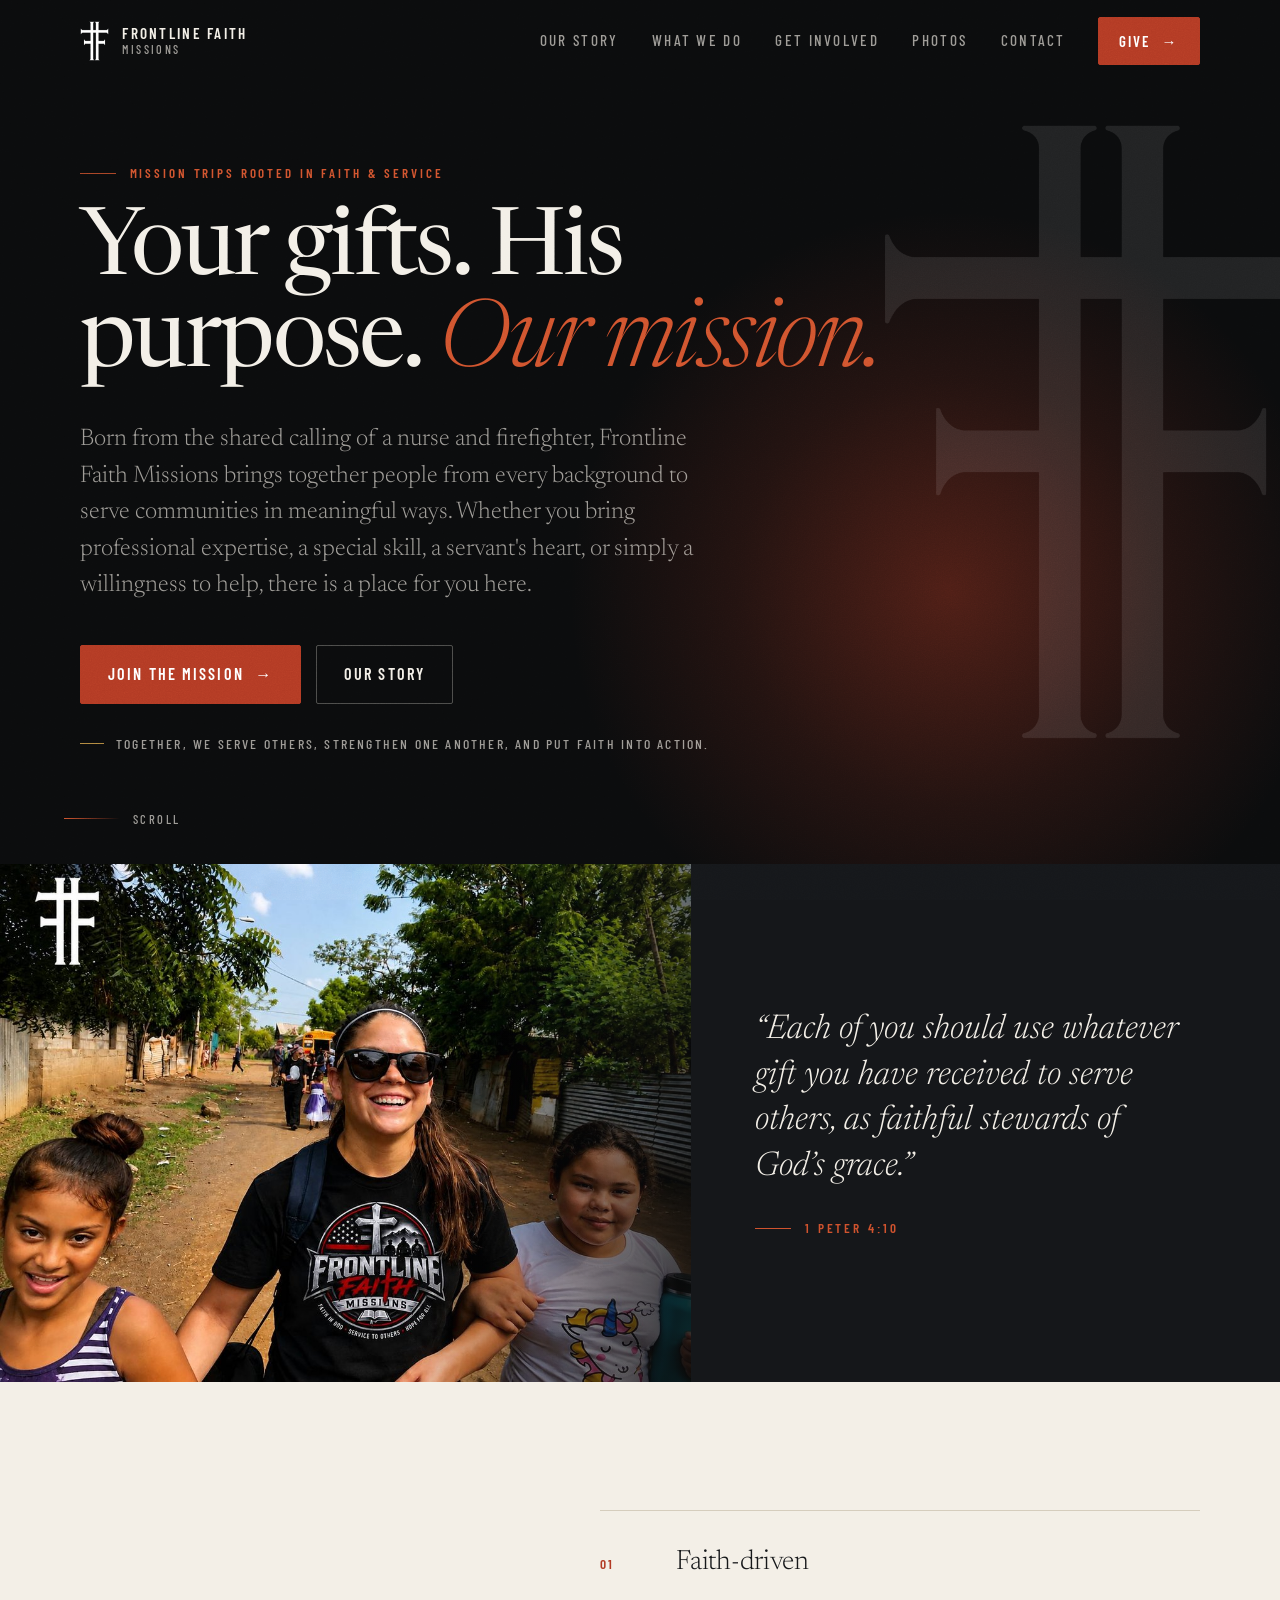
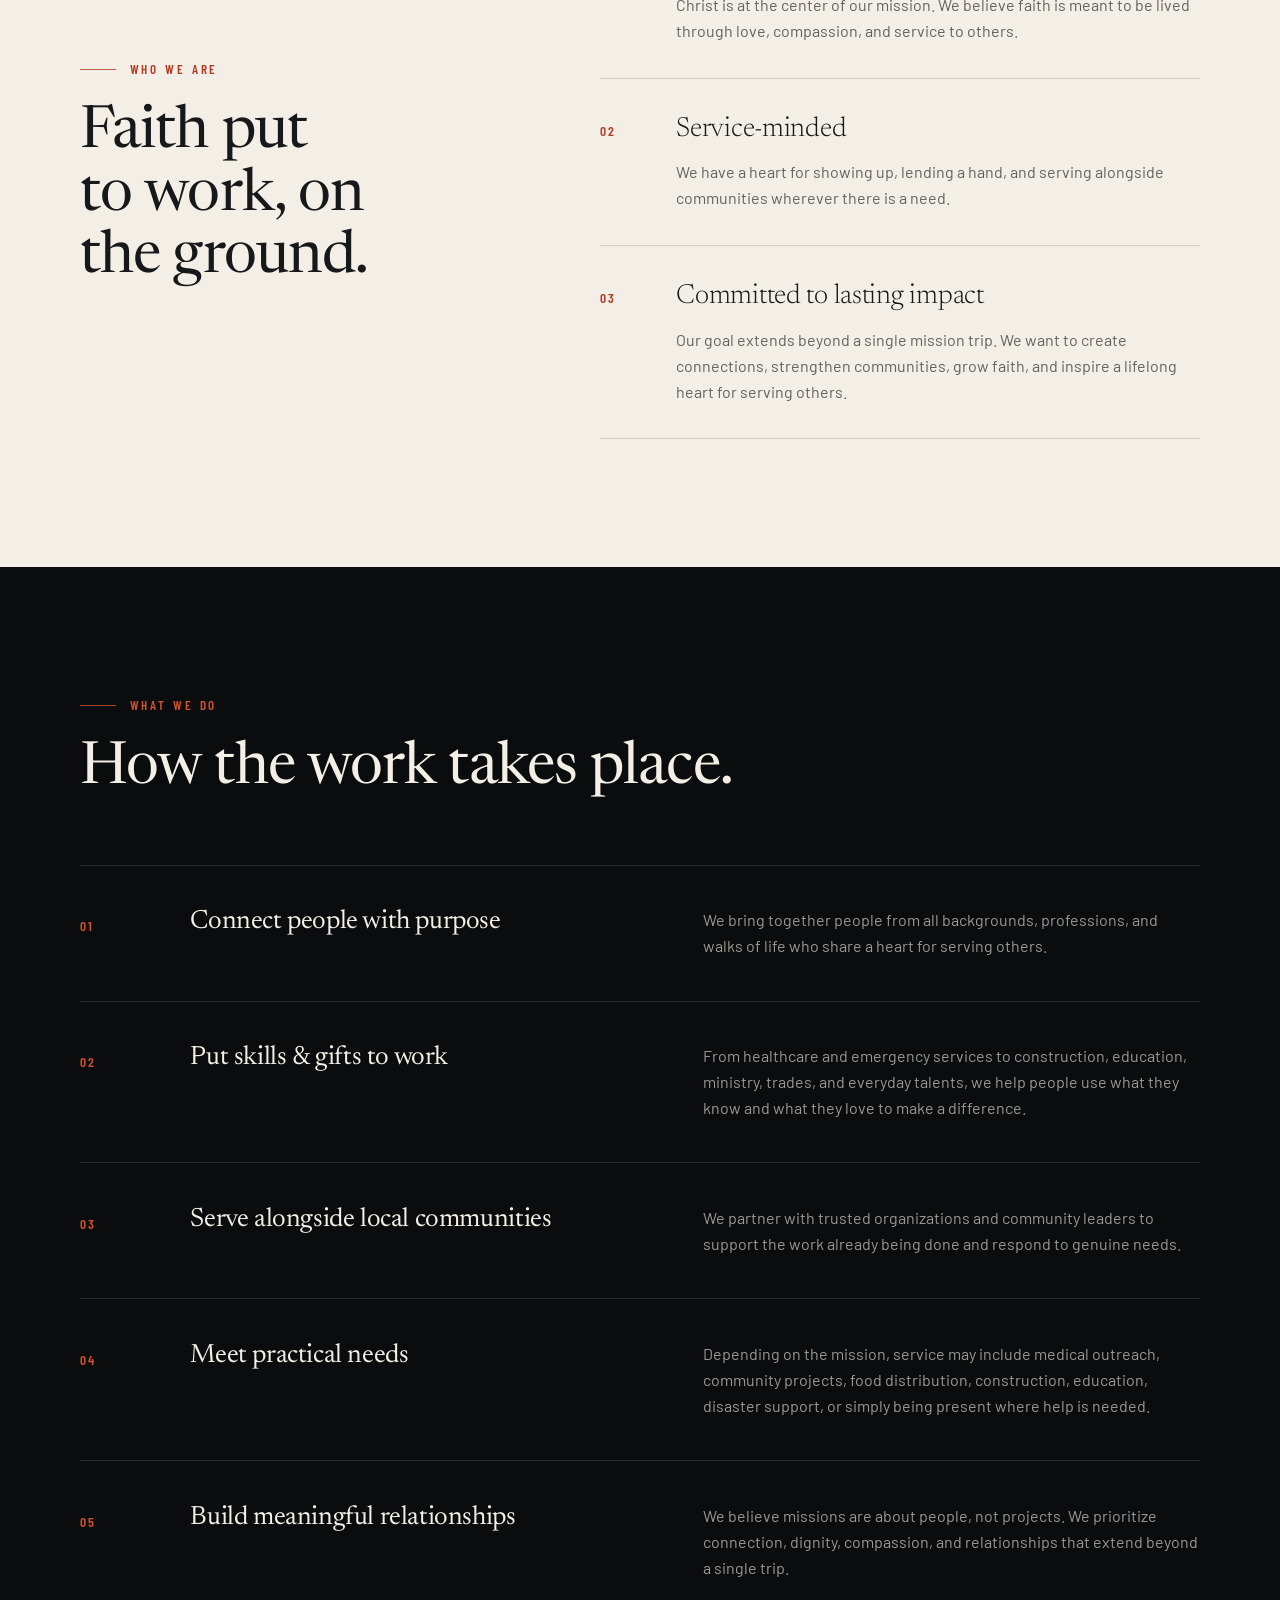
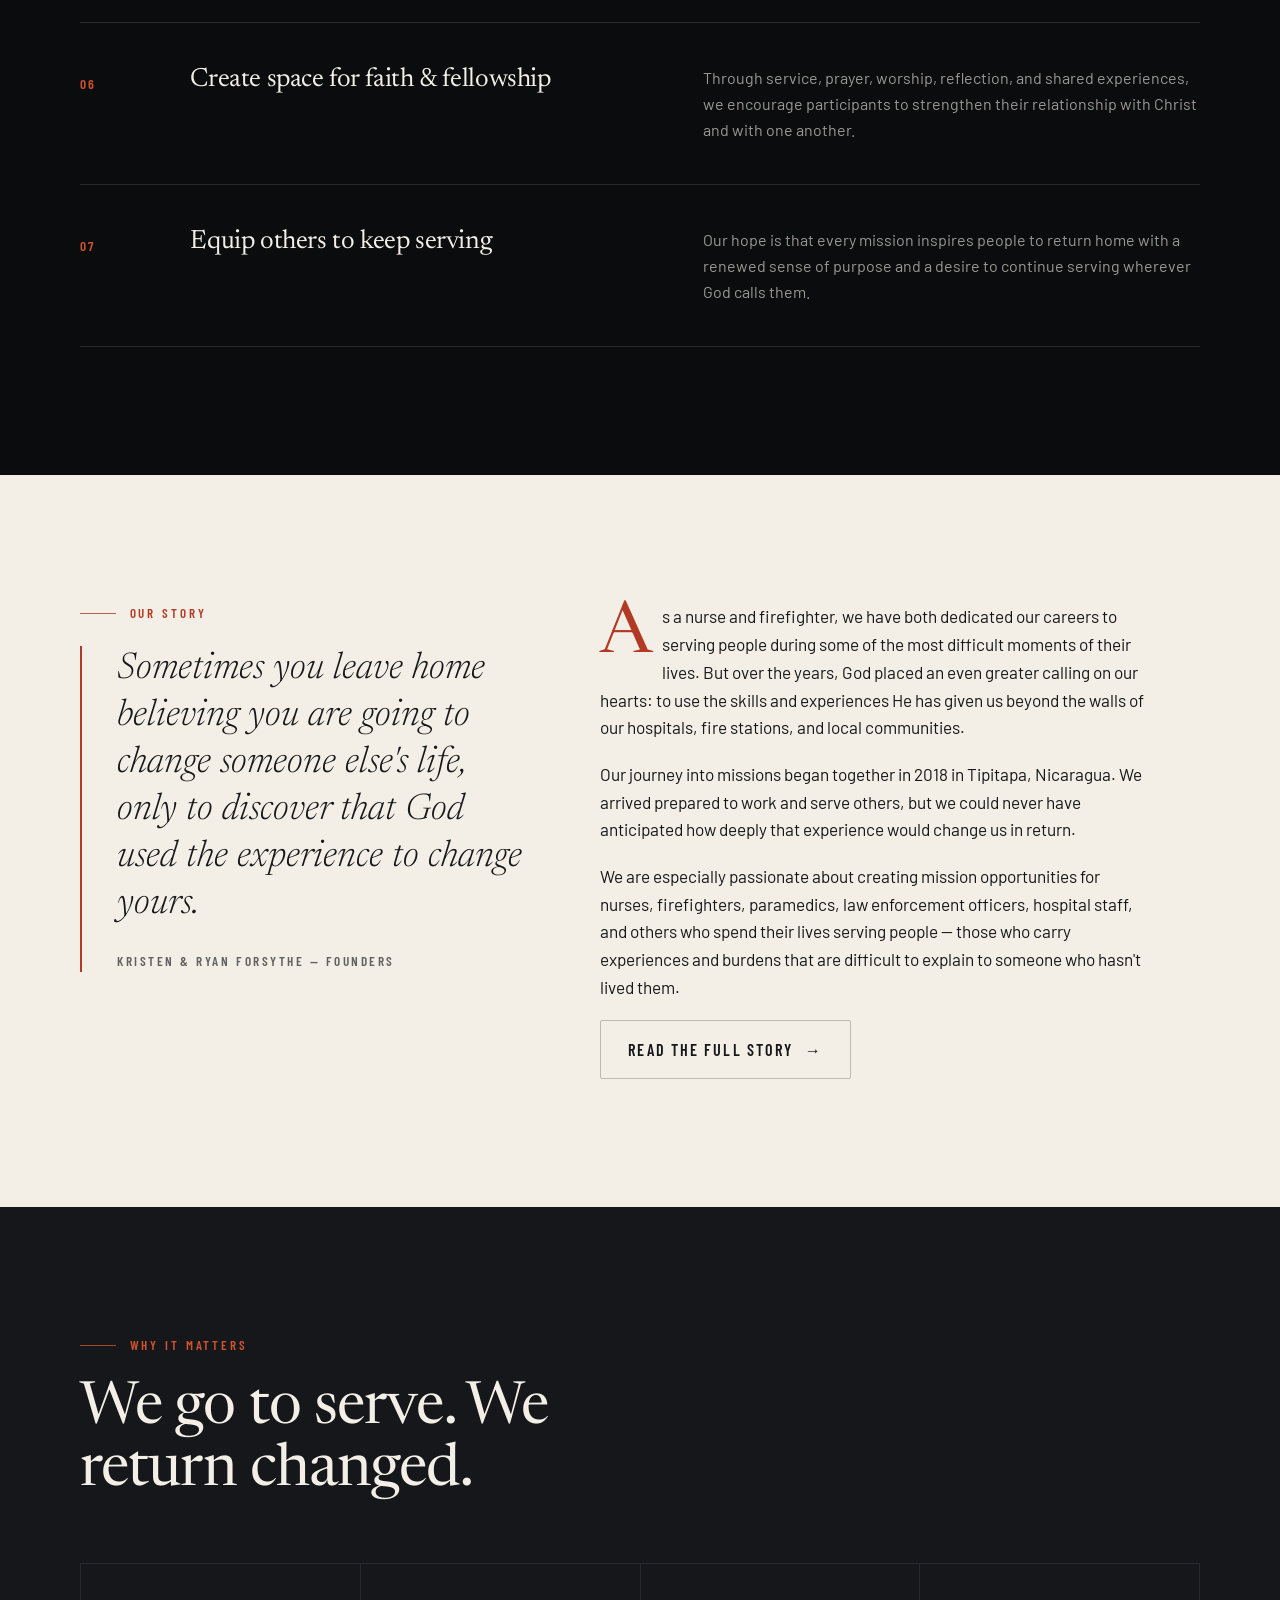
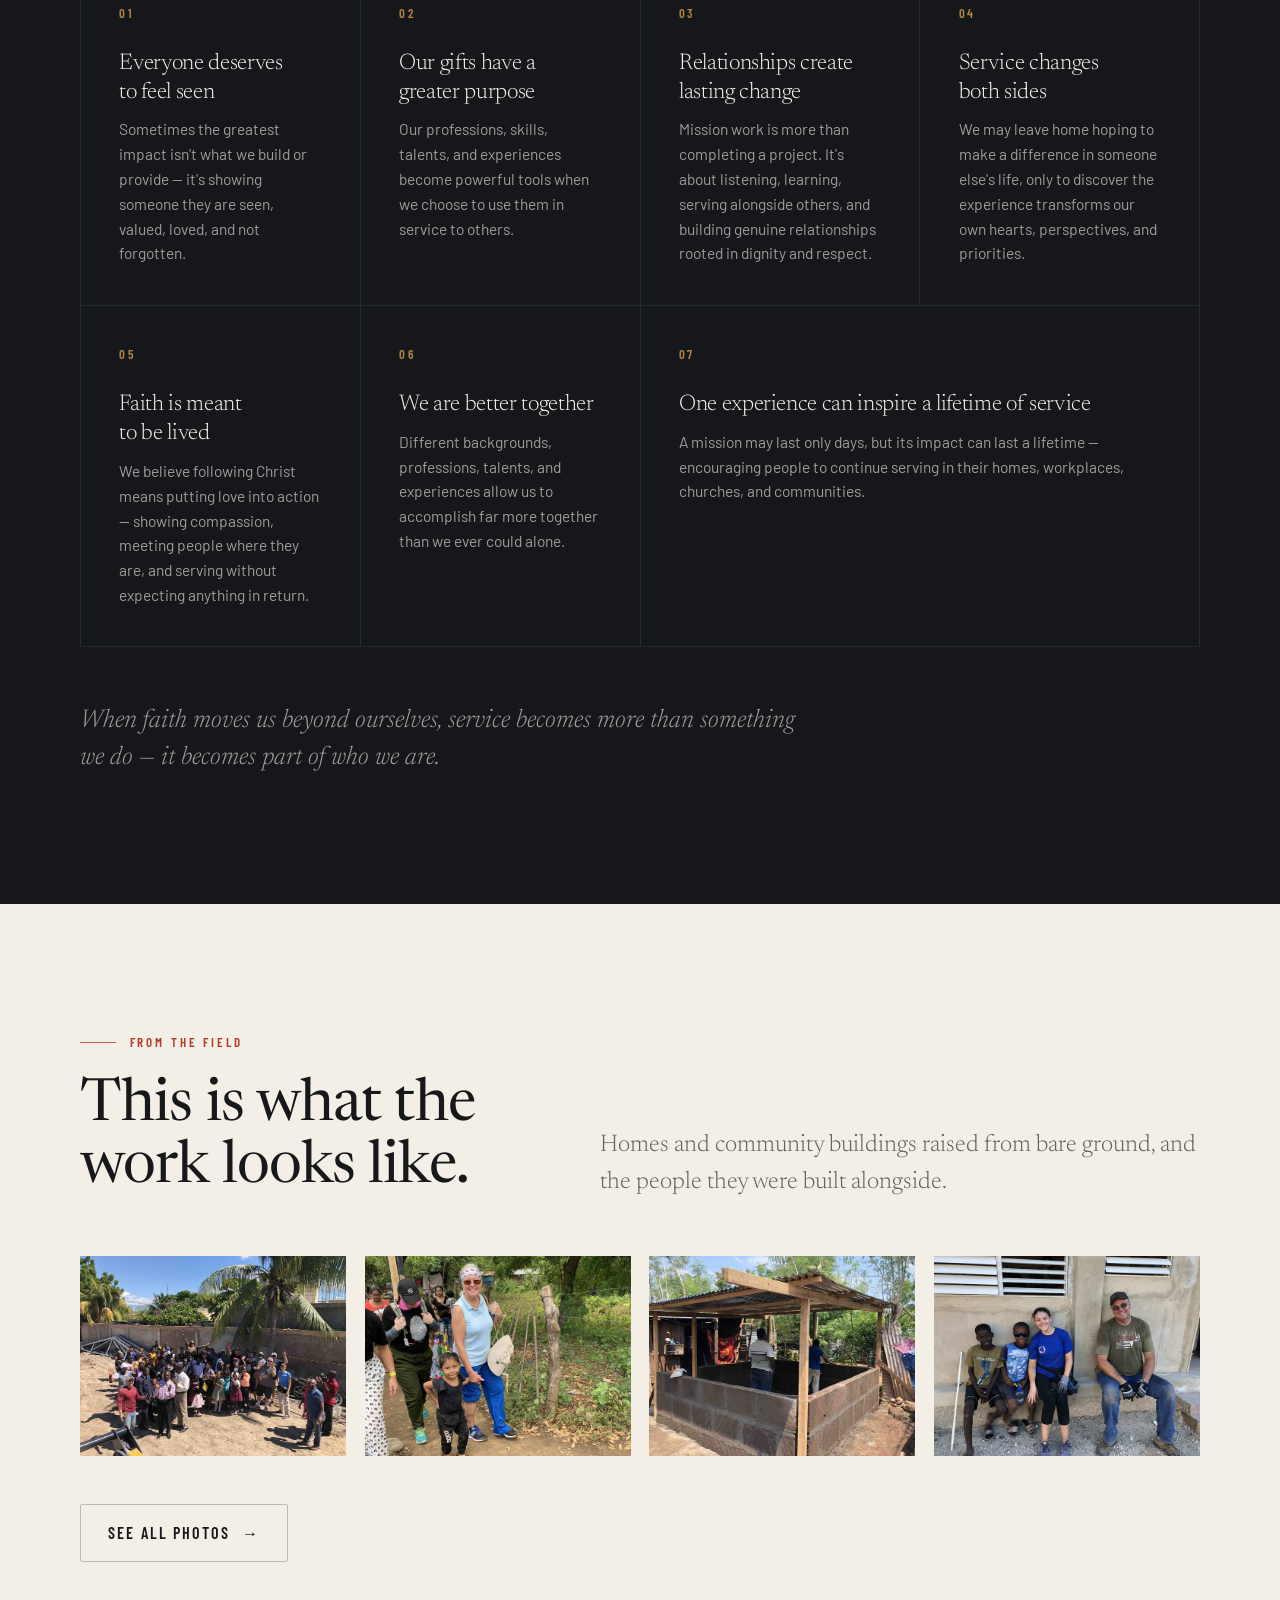
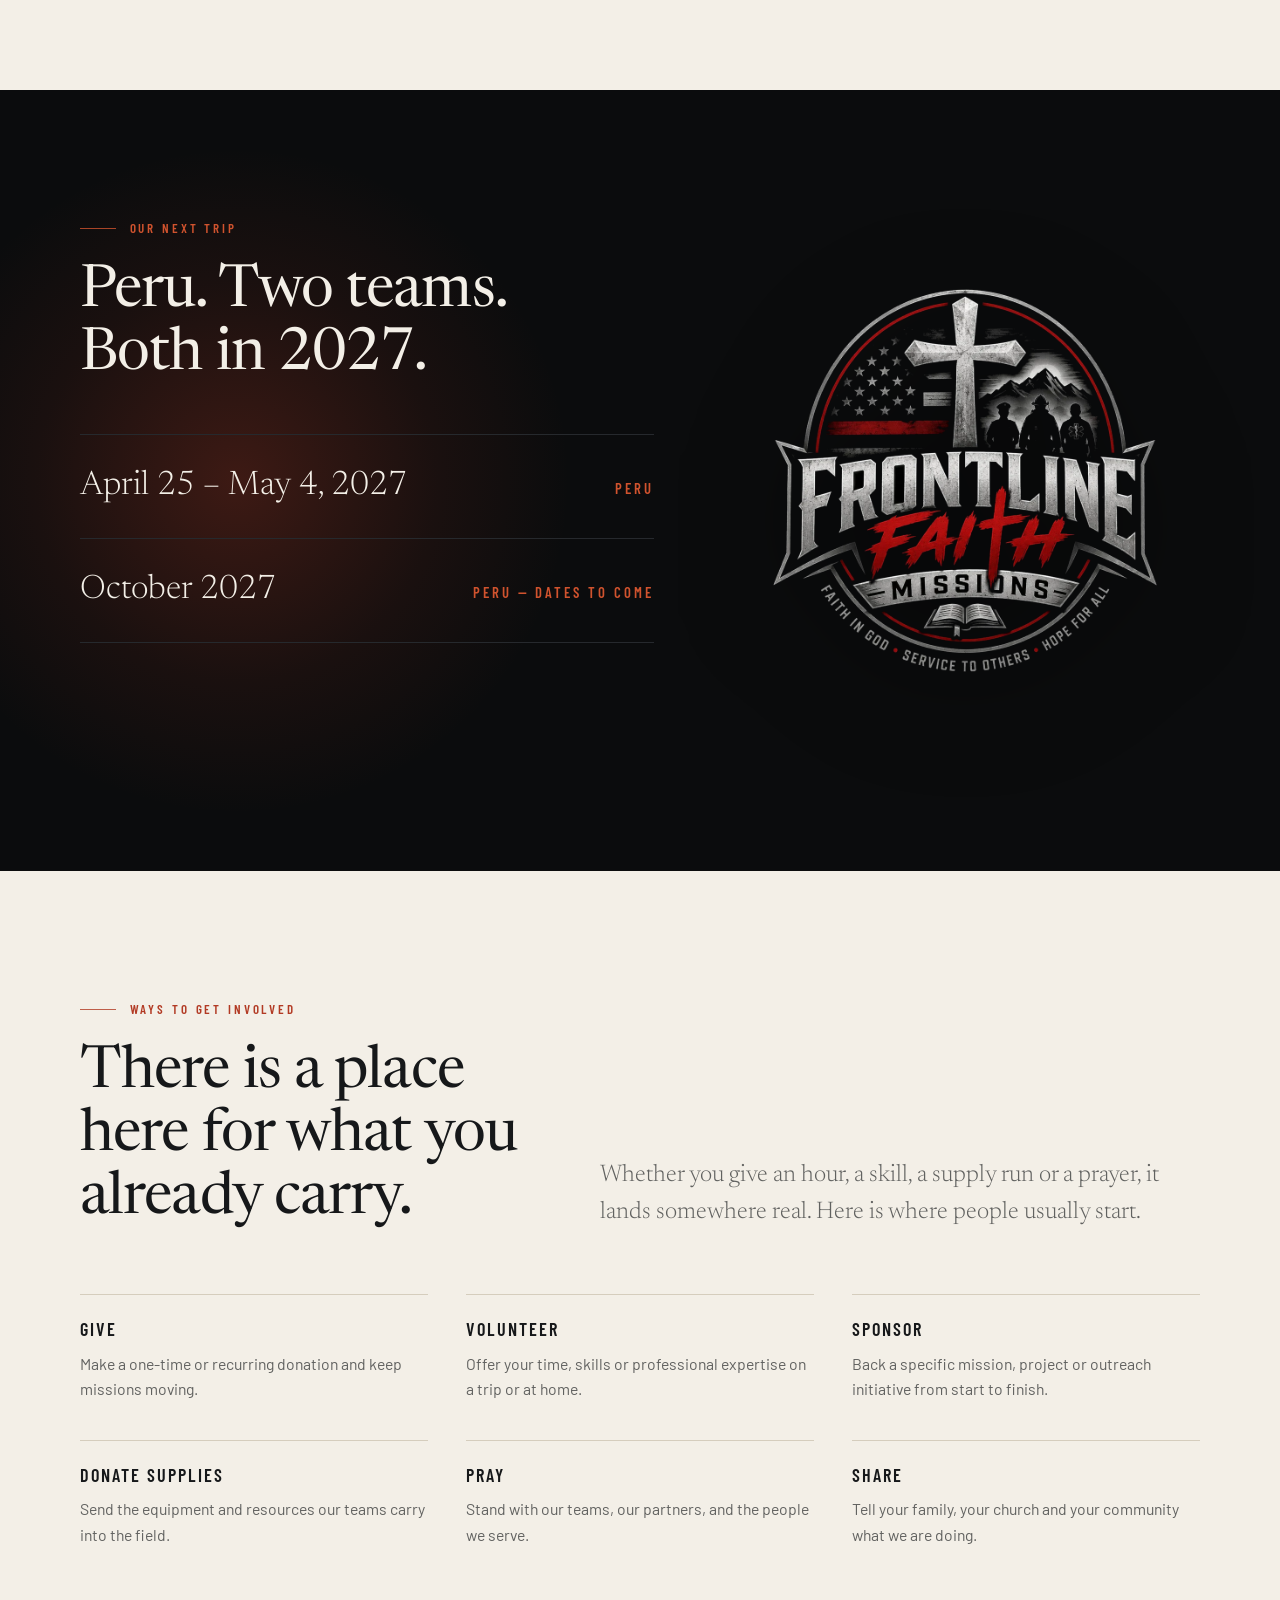
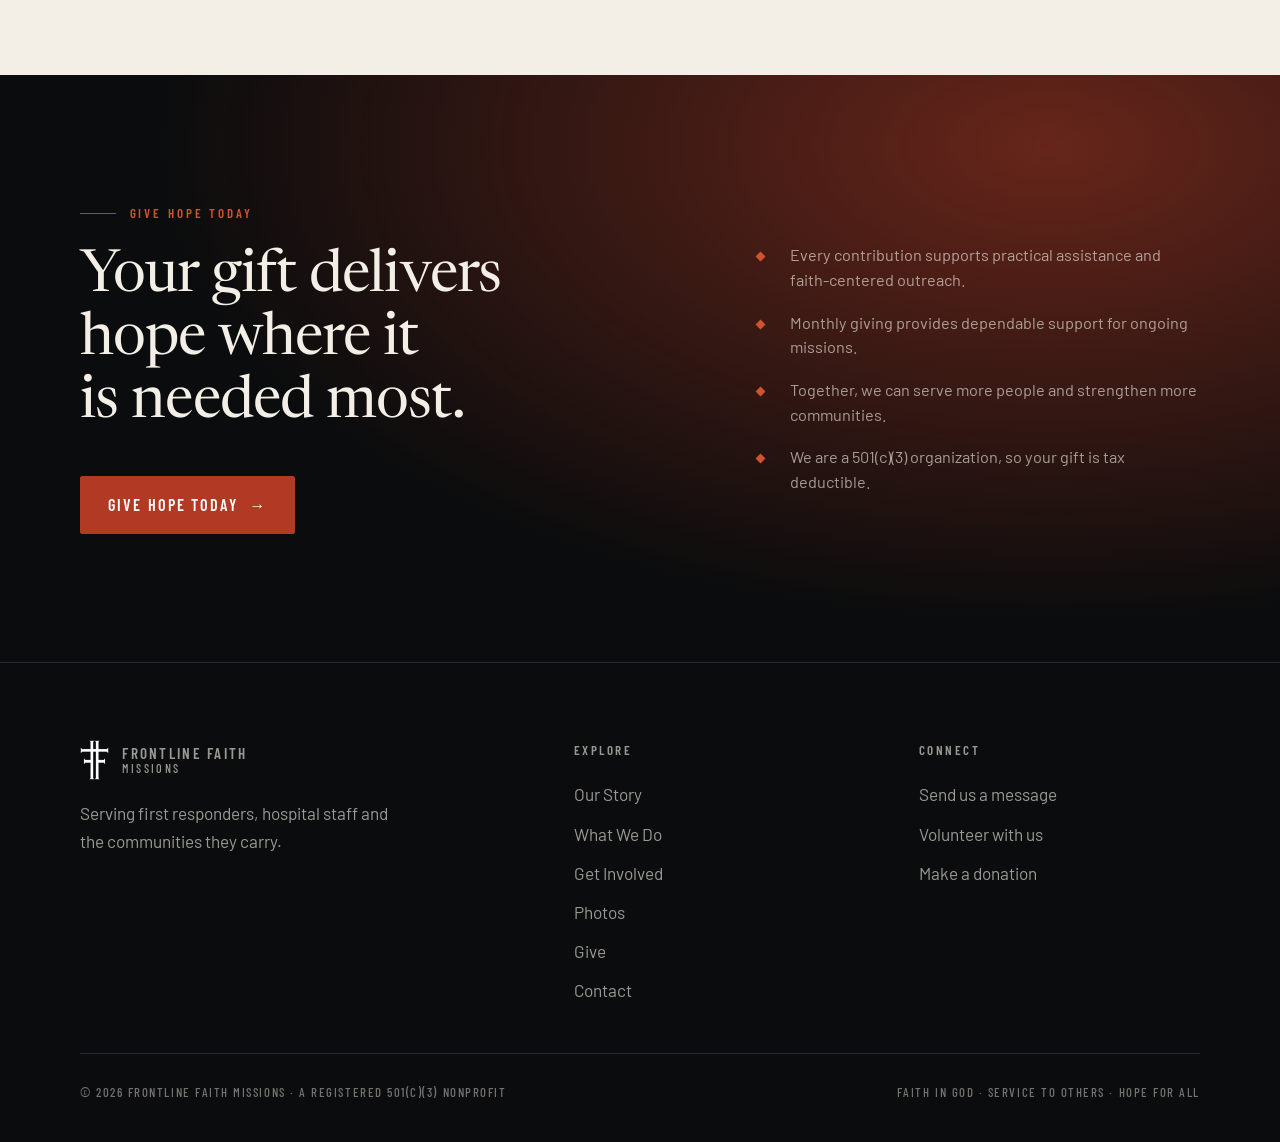
<file: index.html>
<!DOCTYPE html>
<html lang="en">
<head>
<meta charset="utf-8">
<meta name="viewport" content="width=device-width, initial-scale=1">
<title>Frontline Faith Missions — Your gifts. His purpose. Our mission.</title>
<meta name="description" content="Born from the shared calling of a nurse and firefighter, Frontline Faith Missions brings together people from every background to serve communities in meaningful ways.">
<link rel="icon" href="assets/img/favicon-32.png" sizes="32x32">
<link rel="apple-touch-icon" href="assets/img/favicon-512.png">
<link rel="stylesheet" href="assets/css/style.css?v=20260826">
</head>
<body>

<header class="hdr" id="hdr">
  <div class="wrap hdr__in">
    <a class="brand" href="index.html">
      <img src="assets/img/mark-white.png" alt="">
      <span class="brand__txt">Frontline Faith<span>Missions</span></span>
    </a>
    <nav class="nav" id="nav">
      <a href="about.html">Our Story</a>
      <a href="what-we-do.html">What We Do</a>
      <a href="get-involved.html">Get Involved</a>
      <a href="photos.html">Photos</a>
      <a href="contact.html">Contact</a>
    </nav>
    <a class="btn" href="give.html">Give<span class="arw">&rarr;</span></a>
    <button class="burger" id="burger" aria-label="Menu" aria-expanded="false" aria-controls="nav">
      <span></span><span></span><span></span>
    </button>
  </div>
</header>

<main>

  <!-- ============ HERO ============ -->
  <section class="hero">
    <img class="hero__mark" src="assets/img/mark-white.png" alt="">
    <div class="wrap">
      <div class="hero__in">
        <!-- ffm:hero -->
        <p class="eyebrow rise">Mission trips rooted in faith &amp; service</p>
        <h1 class="rise">Your gifts. His purpose. <em>Our mission.</em></h1>
        <p class="lede rise">Born from the shared calling of a nurse and firefighter, Frontline Faith Missions brings together people from every background to serve communities in meaningful ways. Whether you bring professional expertise, a special skill, a servant's heart, or simply a willingness to help, there is a place for you here.</p>
        <div class="hero__cta rise">
          <a class="btn" href="get-involved.html">Join the Mission<span class="arw">&rarr;</span></a>
          <a class="btn btn--ghost" href="about.html">Our Story</a>
        </div>
        <p class="note rise">Together, we serve others, strengthen one another, and put faith into action.</p>
        <!-- /ffm:hero -->
      </div>
    </div>
    <div class="hero__scroll"><i></i> Scroll</div>
  </section>

  <!-- ============ SCRIPTURE + PHOTOGRAPH ============ -->
  <section class="verse" id="verse">
    <div class="verse__img">
      <img src="assets/img/trip-01-1400.jpg"
           srcset="assets/img/trip-01-700.jpg 700w, assets/img/trip-01-1100.jpg 1100w, assets/img/trip-01-1400.jpg 1448w"
           sizes="(max-width: 62rem) 100vw, 55vw"
           alt="A Frontline Faith Missions volunteer walking with two children during a mission trip">
    </div>
    <div class="verse__body">
      <blockquote class="rise">&ldquo;Each of you should use whatever gift you have received to serve others, as faithful stewards of God&rsquo;s grace.&rdquo;</blockquote>
      <cite class="rise" style="--d:110ms">1 Peter 4:10</cite>
    </div>
  </section>

  <!-- ============ WHO WE ARE ============ -->
  <section class="section section--bone" id="who">
    <div class="wrap grid-2 grid-2--mid">
      <div>
        <p class="eyebrow rise">Who we are</p>
        <h2 class="rise">Faith put to work, on the ground.</h2>
      </div>
<!-- ffm:who -->
      <ul class="creed">
        <li class="rise"><span class="num">01</span>
          <div class="creed__body">
            <h3>Faith-driven</h3>
            <p>Christ is at the center of our mission. We believe faith is meant to be lived through love, compassion, and service to others.</p>
          </div>
        </li>
        <li class="rise" style="--d:80ms"><span class="num">02</span>
          <div class="creed__body">
            <h3>Service-minded</h3>
            <p>We have a heart for showing up, lending a hand, and serving alongside communities wherever there is a need.</p>
          </div>
        </li>
        <li class="rise" style="--d:160ms"><span class="num">03</span>
          <div class="creed__body">
            <h3>Committed to lasting impact</h3>
            <p>Our goal extends beyond a single mission trip. We want to create connections, strengthen communities, grow faith, and inspire a lifelong heart for serving others.</p>
          </div>
        </li>
      </ul>
<!-- /ffm:who -->
    </div>
  </section>

  <!-- ============ WHAT WE DO ============ -->
  <section class="section" id="what">
    <div class="wrap">
      <p class="eyebrow rise">What we do</p>
      <h2 class="rise" style="max-width:20ch">How the work takes place.</h2>

      <!-- ffm:do -->
      <div class="do-list">
        <div class="do-item rise">
          <span class="num">01</span>
          <h3>Connect people with purpose</h3>
          <p>We bring together people from all backgrounds, professions, and walks of life who share a heart for serving others.</p>
        </div>
        <div class="do-item rise">
          <span class="num">02</span>
          <h3>Put skills &amp; gifts to work</h3>
          <p>From healthcare and emergency services to construction, education, ministry, trades, and everyday talents, we help people use what they know and what they love to make a difference.</p>
        </div>
        <div class="do-item rise">
          <span class="num">03</span>
          <h3>Serve alongside local communities</h3>
          <p>We partner with trusted organizations and community leaders to support the work already being done and respond to genuine needs.</p>
        </div>
        <div class="do-item rise">
          <span class="num">04</span>
          <h3>Meet practical needs</h3>
          <p>Depending on the mission, service may include medical outreach, community projects, food distribution, construction, education, disaster support, or simply being present where help is needed.</p>
        </div>
        <div class="do-item rise">
          <span class="num">05</span>
          <h3>Build meaningful relationships</h3>
          <p>We believe missions are about people, not projects. We prioritize connection, dignity, compassion, and relationships that extend beyond a single trip.</p>
        </div>
        <div class="do-item rise">
          <span class="num">06</span>
          <h3>Create space for faith &amp; fellowship</h3>
          <p>Through service, prayer, worship, reflection, and shared experiences, we encourage participants to strengthen their relationship with Christ and with one another.</p>
        </div>
        <div class="do-item rise">
          <span class="num">07</span>
          <h3>Equip others to keep serving</h3>
          <p>Our hope is that every mission inspires people to return home with a renewed sense of purpose and a desire to continue serving wherever God calls them.</p>
        </div>
      </div>
<!-- /ffm:do -->
    </div>
  </section>

  <!-- ============ FOUNDERS ============ -->
  <section class="section section--bone" id="story">
    <div class="wrap grid-2">
      <div>
        <p class="eyebrow rise">Our story</p>
        <blockquote class="pullquote rise">
          Sometimes you leave home believing you are going to change someone else's life, only to discover that God used the experience to change yours.
          <cite>Kristen &amp; Ryan Forsythe — Founders</cite>
        </blockquote>
      </div>
      <div class="founders__body">
        <p class="dropcap rise">As a nurse and firefighter, we have both dedicated our careers to serving people during some of the most difficult moments of their lives. But over the years, God placed an even greater calling on our hearts: to use the skills and experiences He has given us beyond the walls of our hospitals, fire stations, and local communities.</p>
        <p class="rise" style="--d:80ms">Our journey into missions began together in 2018 in Tipitapa, Nicaragua. We arrived prepared to work and serve others, but we could never have anticipated how deeply that experience would change us in return.</p>
        <p class="rise" style="--d:140ms">We are especially passionate about creating mission opportunities for nurses, firefighters, paramedics, law enforcement officers, hospital staff, and others who spend their lives serving people — those who carry experiences and burdens that are difficult to explain to someone who hasn't lived them.</p>
        <p class="rise" style="--d:200ms"><a class="btn btn--ghost" href="about.html">Read the full story<span class="arw">&rarr;</span></a></p>
      </div>
    </div>
  </section>

  <!-- ============ WHY IT MATTERS ============ -->
  <section class="section section--deep" id="why">
    <div class="wrap">
      <p class="eyebrow rise">Why it matters</p>
      <h2 class="rise" style="max-width:18ch">We go to serve. We return changed.</h2>
<!-- ffm:why -->
      <div class="why">
        <div class="rise"><span class="num">01</span>
          <div class="why__body">
            <h3>Everyone deserves to feel seen</h3>
            <p>Sometimes the greatest impact isn't what we build or provide &mdash; it's showing someone they are seen, valued, loved, and not forgotten.</p>
          </div>
        </div>
        <div class="rise" style="--d:70ms"><span class="num">02</span>
          <div class="why__body">
            <h3>Our gifts have a greater purpose</h3>
            <p>Our professions, skills, talents, and experiences become powerful tools when we choose to use them in service to others.</p>
          </div>
        </div>
        <div class="rise" style="--d:140ms"><span class="num">03</span>
          <div class="why__body">
            <h3>Relationships create lasting change</h3>
            <p>Mission work is more than completing a project. It's about listening, learning, serving alongside others, and building genuine relationships rooted in dignity and respect.</p>
          </div>
        </div>
        <div class="rise" style="--d:210ms"><span class="num">04</span>
          <div class="why__body">
            <h3>Service changes both sides</h3>
            <p>We may leave home hoping to make a difference in someone else's life, only to discover the experience transforms our own hearts, perspectives, and priorities.</p>
          </div>
        </div>
        <div class="rise" style="--d:280ms"><span class="num">05</span>
          <div class="why__body">
            <h3>Faith is meant to be lived</h3>
            <p>We believe following Christ means putting love into action &mdash; showing compassion, meeting people where they are, and serving without expecting anything in return.</p>
          </div>
        </div>
        <div class="rise" style="--d:350ms"><span class="num">06</span>
          <div class="why__body">
            <h3>We are better together</h3>
            <p>Different backgrounds, professions, talents, and experiences allow us to accomplish far more together than we ever could alone.</p>
          </div>
        </div>
        <div class="rise" style="--d:420ms"><span class="num">07</span>
          <div class="why__body">
            <h3>One experience can inspire a lifetime of service</h3>
            <p>A mission may last only days, but its impact can last a lifetime &mdash; encouraging people to continue serving in their homes, workplaces, churches, and communities.</p>
          </div>
        </div>
      </div>
      <p class="closer rise">When faith moves us beyond ourselves, service becomes more than something we do &mdash; it becomes part of who we are.</p>
<!-- /ffm:why -->
    </div>
  </section>

  <!-- ============ FROM THE FIELD ============ -->
  <section class="section section--bone" id="field">
    <div class="wrap">
      <div class="grid-2 grid-2--foot">
        <div>
          <p class="eyebrow rise">From the field</p>
          <h2 class="rise">This is what the work looks like.</h2>
        </div>
        <p class="lede rise">Homes and community buildings raised from bare ground, and the people they were built alongside.</p>
      </div>

      <div class="gallery">
        <figure class="rise">
          <img src="assets/img/trips/team-and-community-1100.jpg"
               srcset="assets/img/trips/team-and-community-700.jpg 700w, assets/img/trips/team-and-community-1100.jpg 1100w, assets/img/trips/team-and-community-1400.jpg 1400w"
               sizes="(max-width: 40rem) 100vw, 22rem"
               loading="lazy" decoding="async"
               alt="The team and members of the local community gathered together at a build site">
        </figure>
        <figure class="rise" style="--d:80ms">
          <img src="assets/img/trips/walking-the-path-1100.jpg"
               srcset="assets/img/trips/walking-the-path-700.jpg 700w, assets/img/trips/walking-the-path-1100.jpg 1100w"
               sizes="(max-width: 40rem) 100vw, 22rem"
               loading="lazy" decoding="async"
               alt="A team member walking a village path hand in hand with a child">
        </figure>
        <figure class="rise" style="--d:160ms">
          <img src="assets/img/trips/the-finished-build-1100.jpg"
               srcset="assets/img/trips/the-finished-build-700.jpg 700w, assets/img/trips/the-finished-build-1100.jpg 1100w"
               sizes="(max-width: 40rem) 100vw, 22rem"
               loading="lazy" decoding="async"
               alt="The finished block-built structure with its roof on">
        </figure>
        <figure class="rise" style="--d:240ms">
          <img src="assets/img/trips/sitting-with-children-1100.jpg"
               srcset="assets/img/trips/sitting-with-children-700.jpg 700w, assets/img/trips/sitting-with-children-1100.jpg 1100w"
               sizes="(max-width: 40rem) 100vw, 22rem"
               loading="lazy" decoding="async"
               alt="Two team members sitting with children outside a newly built home">
        </figure>
      </div>

      <p class="hero__cta rise" style="margin-top:clamp(2rem,4vw,3rem)">
        <a class="btn btn--ghost" href="photos.html">See all photos<span class="arw">&rarr;</span></a>
      </p>
    </div>
  </section>

  <!-- ============ NEXT TRIP ============ -->
  <section class="section trip" id="trip">
    <div class="wrap trip__grid">
      <div>
        <p class="eyebrow rise">Our next trip</p>
        <h2 class="rise">Peru. Two teams. Both in 2027.</h2>
        <ul class="trips">
          <li class="rise"><span class="when">April 25 &ndash; May 4, 2027</span><span class="where">Peru</span></li>
          <li class="rise" style="--d:90ms"><span class="when">October 2027</span><span class="where">Peru &mdash; dates to come</span></li>
        </ul>
        <p class="hero__cta rise" style="--d:160ms">
          <a class="btn btn--ghost" href="get-involved.html">Serve on the front lines<span class="arw">&rarr;</span></a>
        </p>
      </div>
      <div class="rise" style="--d:120ms">
        <img class="trip__emblem" src="assets/img/emblem.webp" width="880" height="878" alt="Frontline Faith Missions emblem — Faith in God, Service to Others, Hope for All">
      </div>
    </div>
  </section>

  <!-- ============ GET INVOLVED ============ -->
  <section class="section section--bone" id="involved">
    <div class="wrap">
      <div class="grid-2 grid-2--foot">
        <div>
          <p class="eyebrow rise">Ways to get involved</p>
          <h2 class="rise">There is a place here for what you already carry.</h2>
        </div>
        <p class="lede rise">Whether you give an hour, a skill, a supply run or a prayer, it lands somewhere real. Here is where people usually start.</p>
      </div>

      <div class="ways">
        <div class="way rise"><h3>Give</h3><p>Make a one-time or recurring donation and keep missions moving.</p></div>
        <div class="way rise" style="--d:70ms"><h3>Volunteer</h3><p>Offer your time, skills or professional expertise on a trip or at home.</p></div>
        <div class="way rise" style="--d:140ms"><h3>Sponsor</h3><p>Back a specific mission, project or outreach initiative from start to finish.</p></div>
        <div class="way rise" style="--d:210ms"><h3>Donate supplies</h3><p>Send the equipment and resources our teams carry into the field.</p></div>
        <div class="way rise" style="--d:280ms"><h3>Pray</h3><p>Stand with our teams, our partners, and the people we serve.</p></div>
        <div class="way rise" style="--d:350ms"><h3>Share</h3><p>Tell your family, your church and your community what we are doing.</p></div>
      </div>
    </div>
  </section>

  <!-- ============ GIVE ============ -->
  <section class="section give" id="give">
    <div class="wrap give__grid">
      <div>
        <p class="eyebrow rise">Give hope today</p>
        <h2 class="rise">Your gift delivers hope where it is needed most.</h2>
        <p class="hero__cta rise">
          <a class="btn" href="give.html">Give Hope Today<span class="arw">&rarr;</span></a>
        </p>
      </div>
      <ul class="give__points">
        <li class="rise">Every contribution supports practical assistance and faith-centered outreach.</li>
        <li class="rise" style="--d:90ms">Monthly giving provides dependable support for ongoing missions.</li>
        <li class="rise" style="--d:180ms">Together, we can serve more people and strengthen more communities.</li>
        <li class="rise" style="--d:270ms">We are a 501(c)(3) organization, so your gift is tax deductible.</li>
      </ul>
    </div>
  </section>

</main>

<footer class="ftr">
  <div class="wrap">
    <div class="ftr__grid">
      <div>
        <a class="brand" href="index.html" style="margin-bottom:1.25rem">
          <img src="assets/img/mark-white.png" alt="">
          <span class="brand__txt">Frontline Faith<span>Missions</span></span>
        </a>
        <p style="color:var(--fg-on-ink-mut);max-width:32ch">Serving first responders, hospital staff and the communities they carry.</p>
      </div>
      <div>
        <h4>Explore</h4>
        <ul>
          <li><a href="about.html">Our Story</a></li>
          <li><a href="what-we-do.html">What We Do</a></li>
          <li><a href="get-involved.html">Get Involved</a></li>
          <li><a href="photos.html">Photos</a></li>
          <li><a href="give.html">Give</a></li>
          <li><a href="contact.html">Contact</a></li>
        </ul>
      </div>
      <div>
        <h4>Connect</h4>
        <ul>
          <li><a href="contact.html">Send us a message</a></li>
          <li><a href="get-involved.html">Volunteer with us</a></li>
          <li><a href="give.html">Make a donation</a></li>
        </ul>
      </div>
    </div>
    <div class="ftr__base">
      <span>&copy; 2026 Frontline Faith Missions &middot; A registered 501(c)(3) nonprofit</span>
      <span>Faith in God &middot; Service to Others &middot; Hope for All</span>
    </div>
  </div>
</footer>

<script src="assets/js/config.js"></script>
<script src="assets/js/main.js"></script>
</body>
</html>
</file>
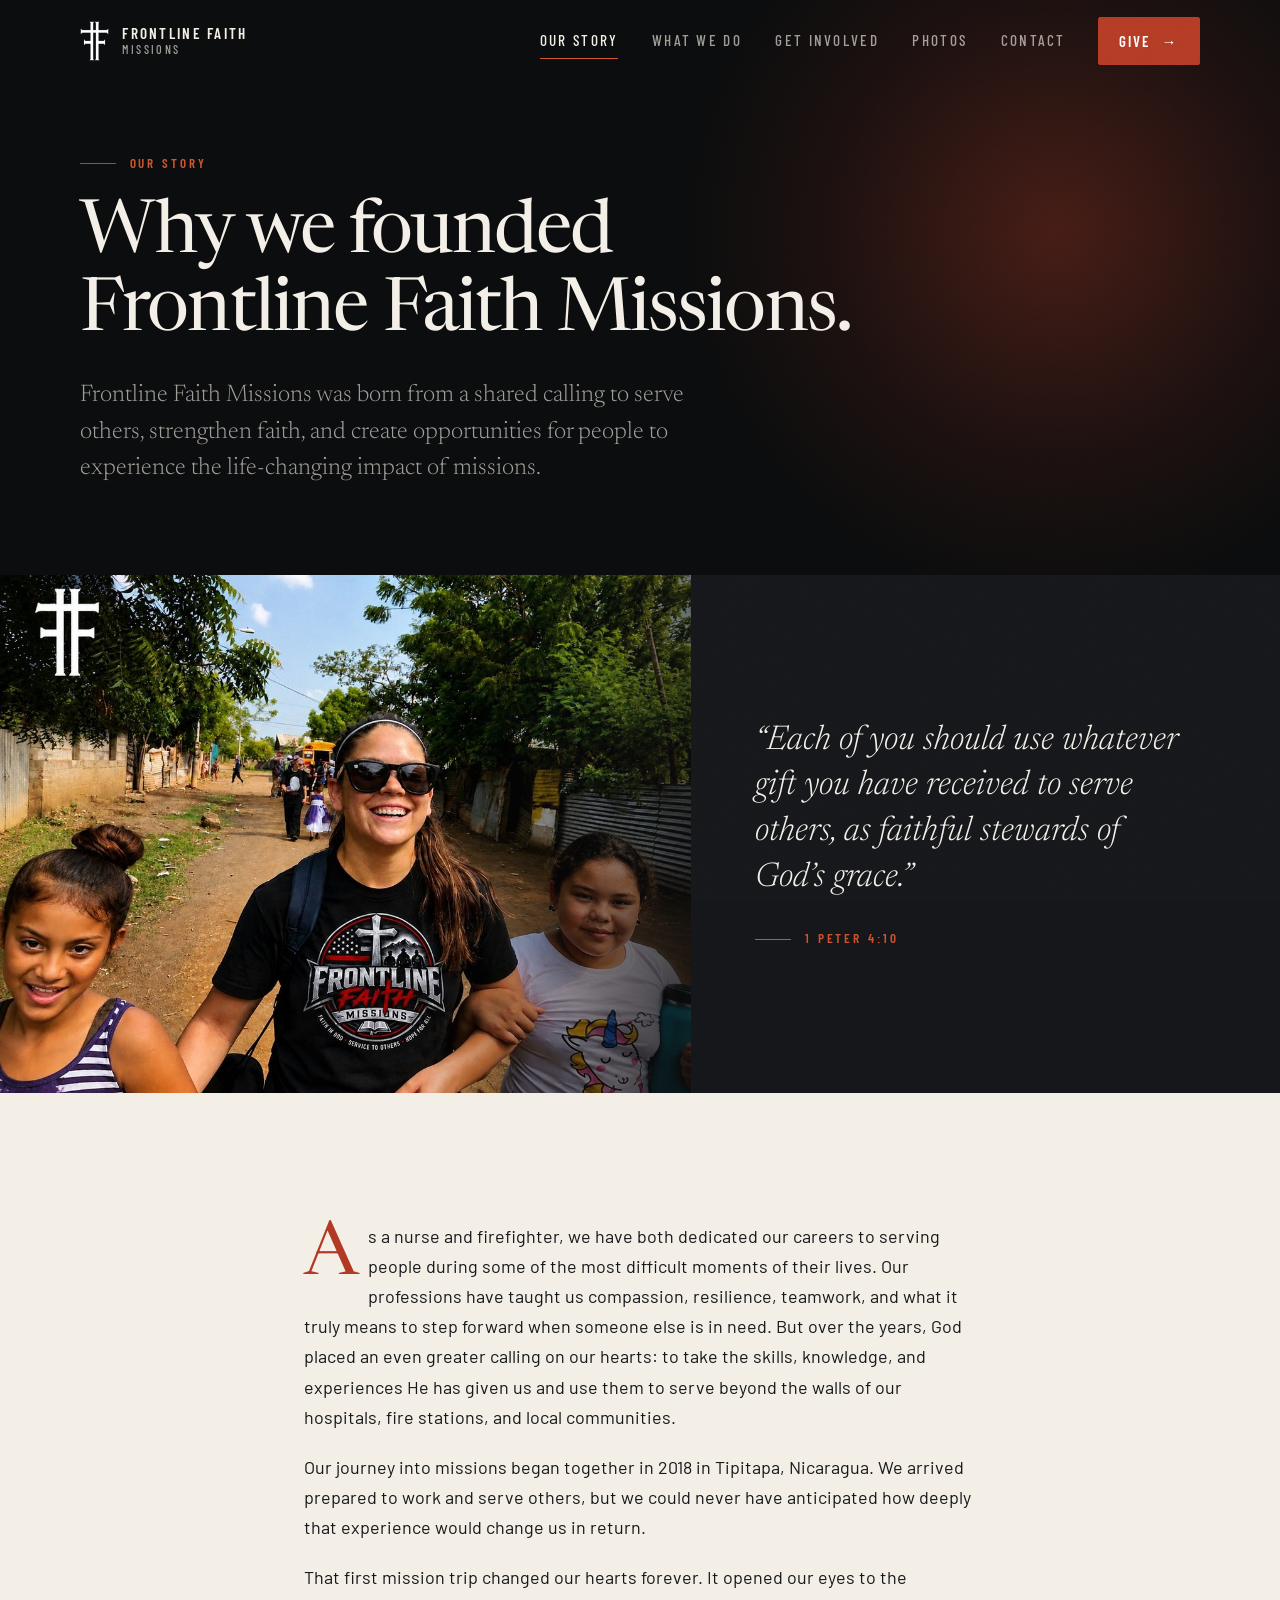
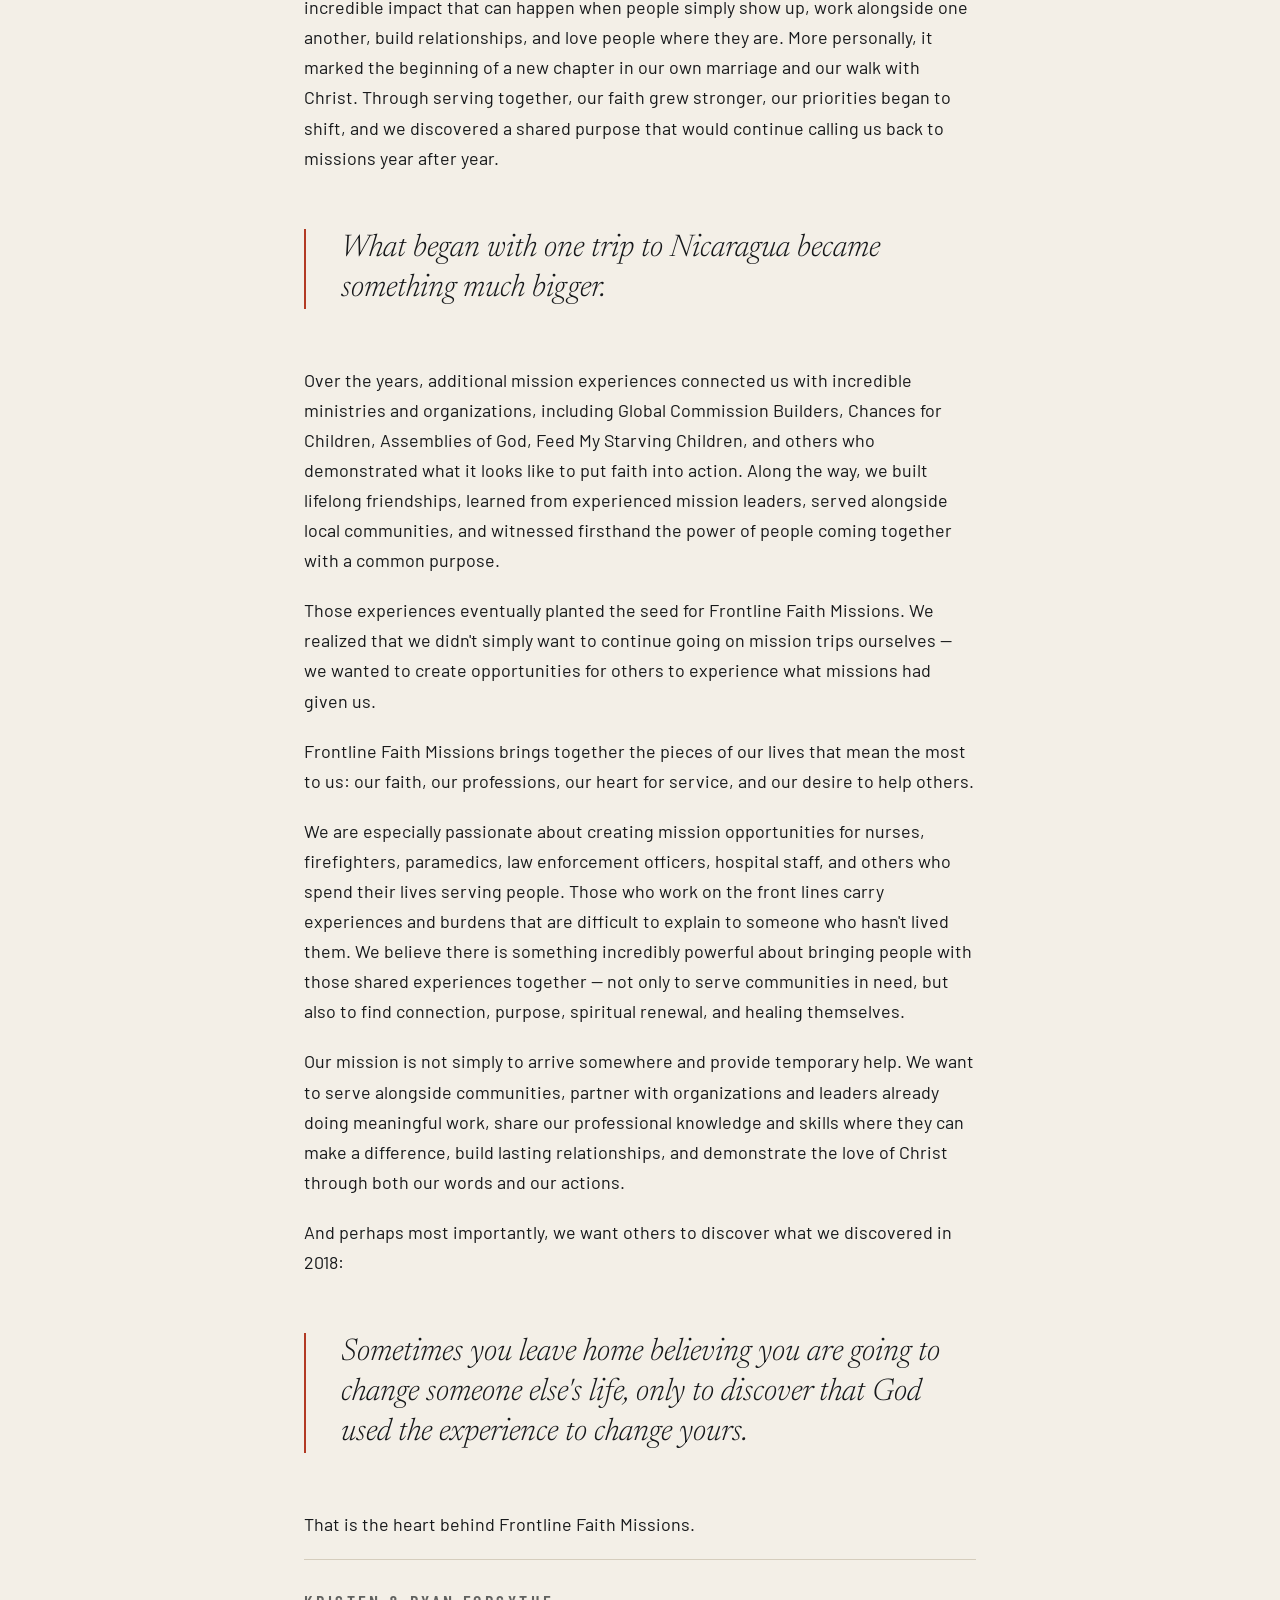
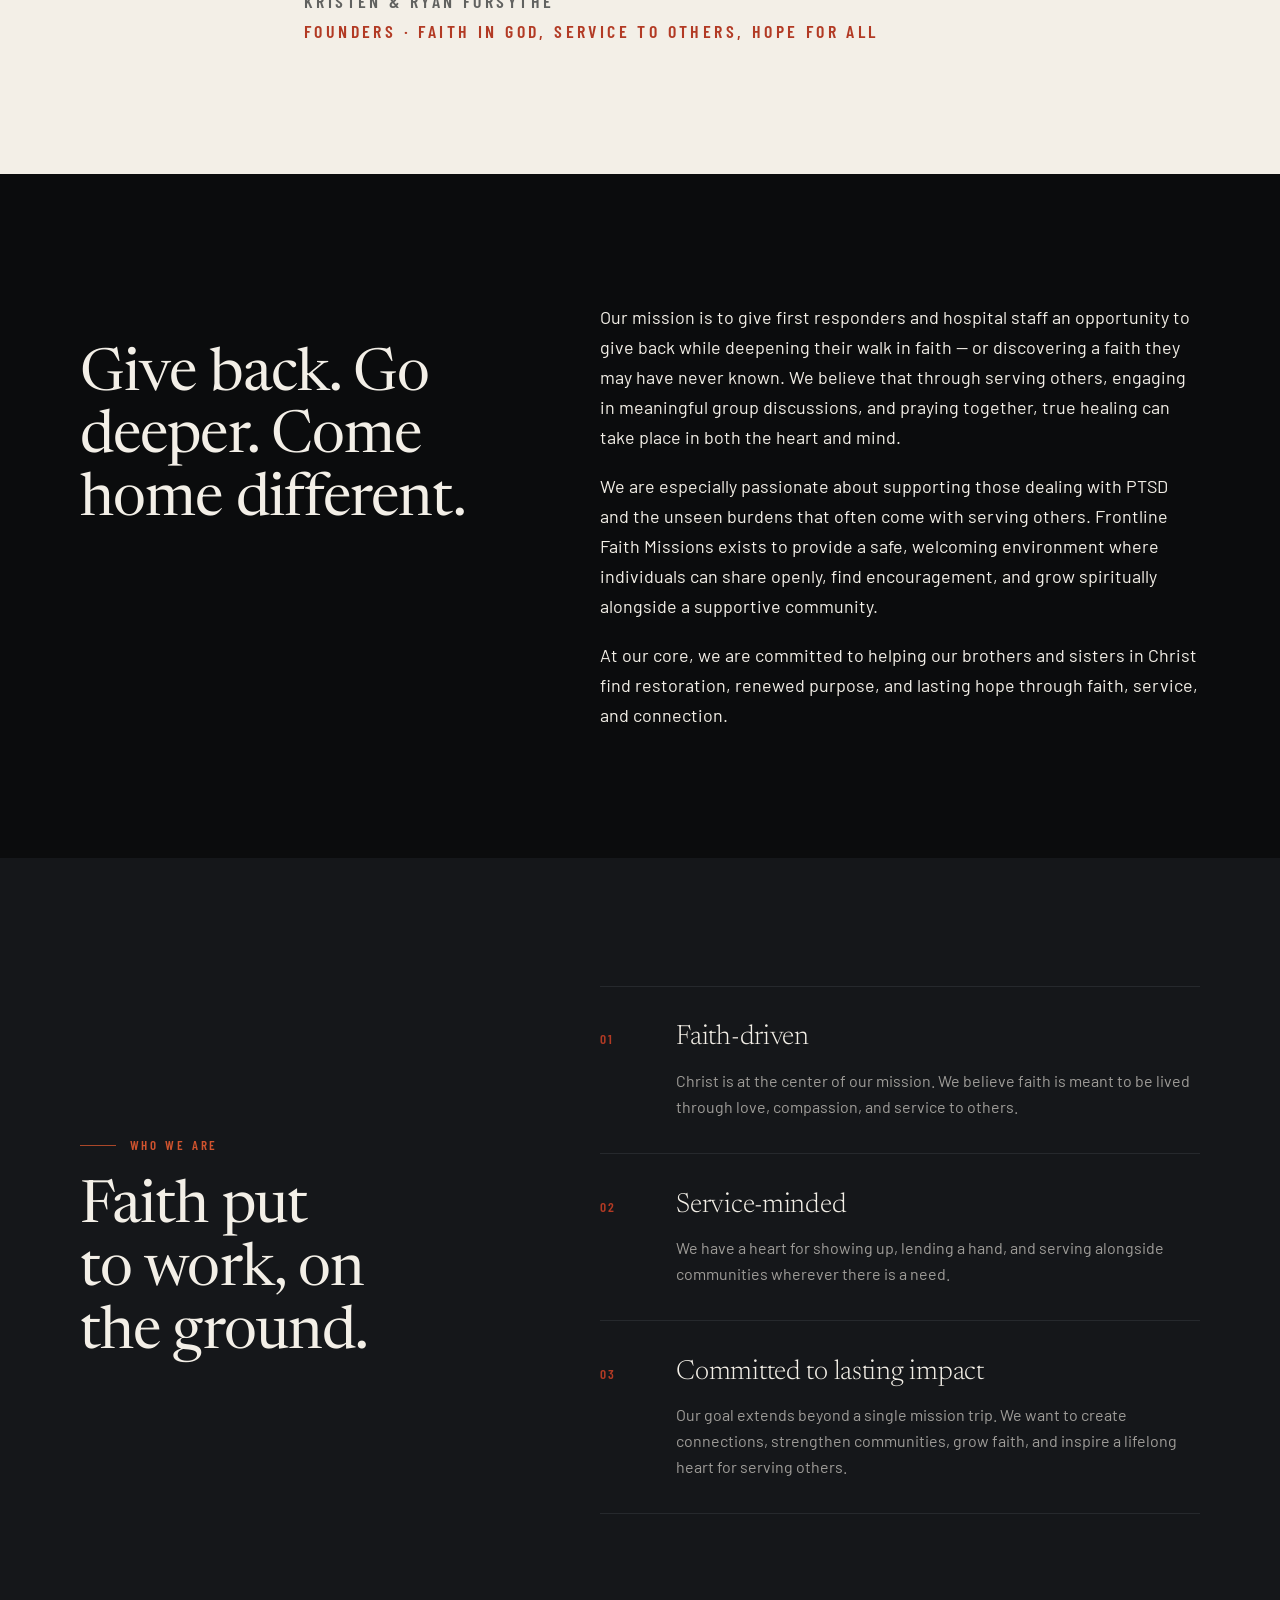
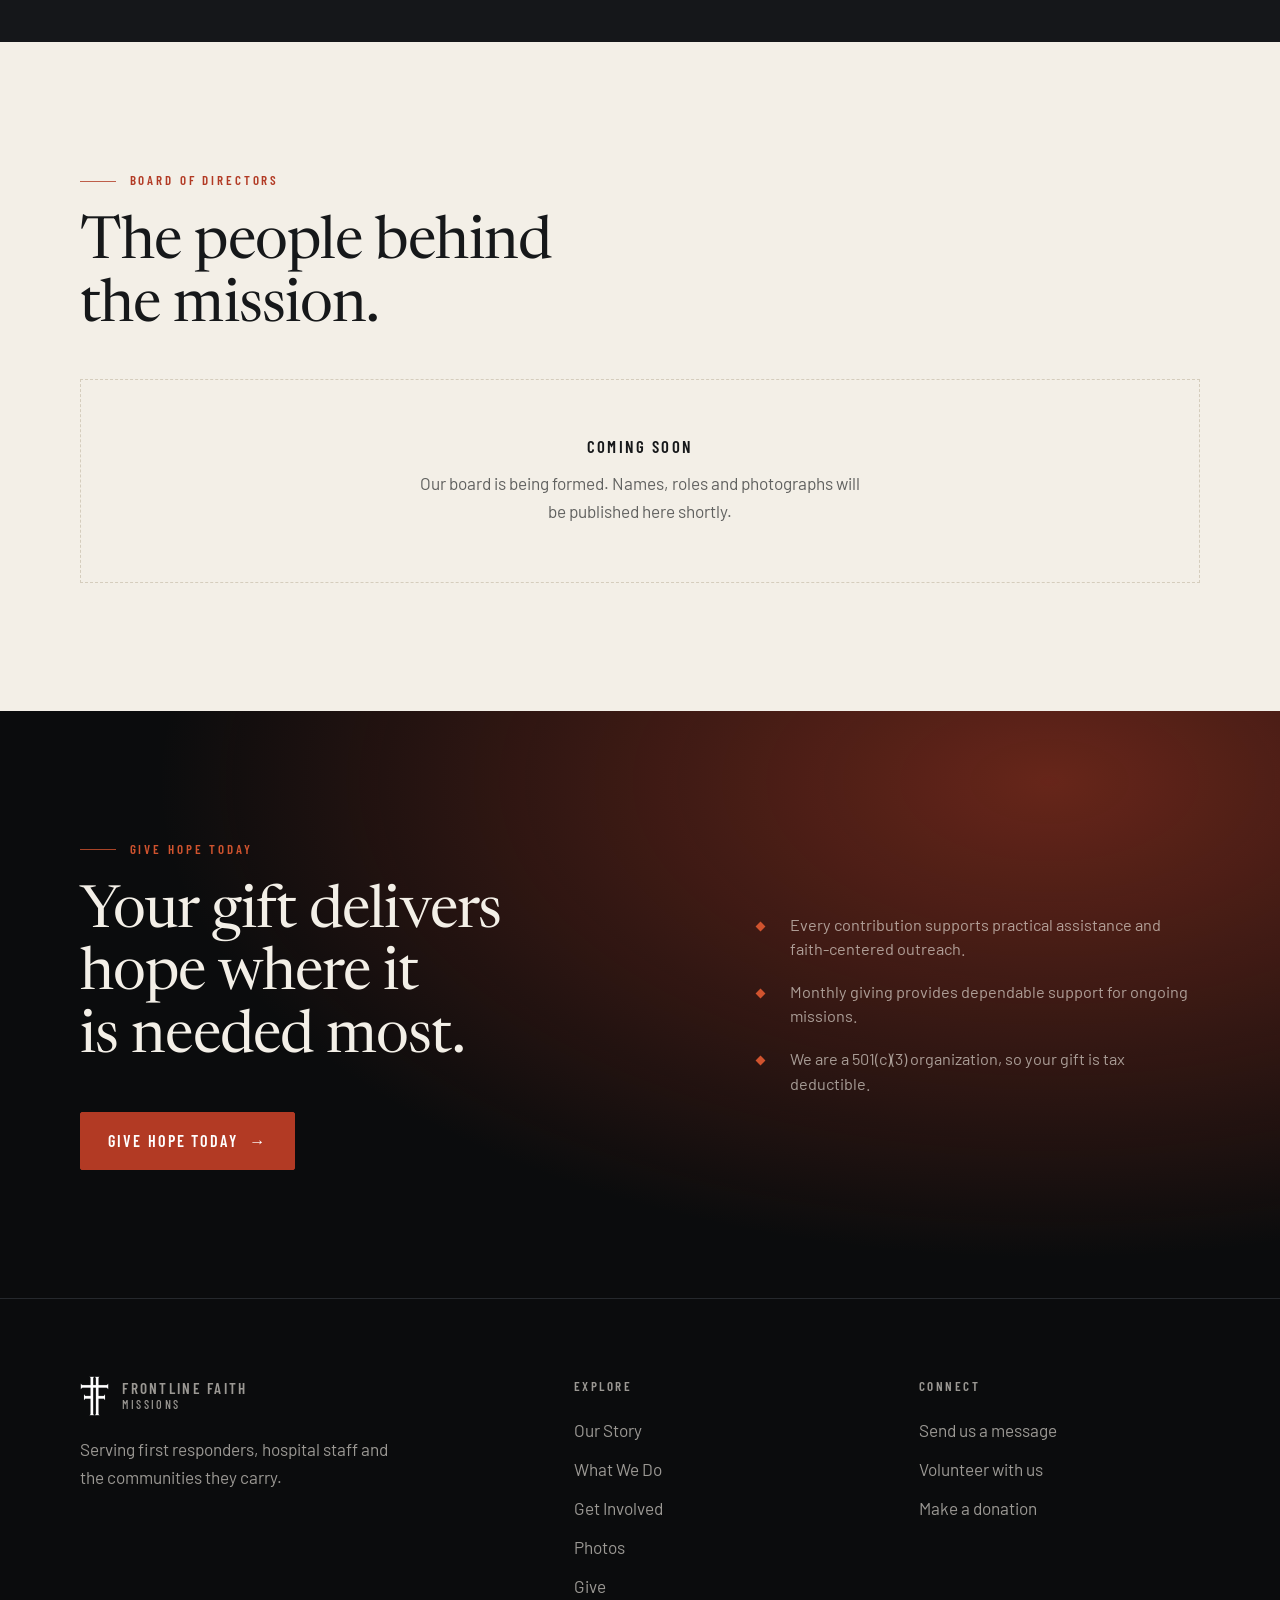
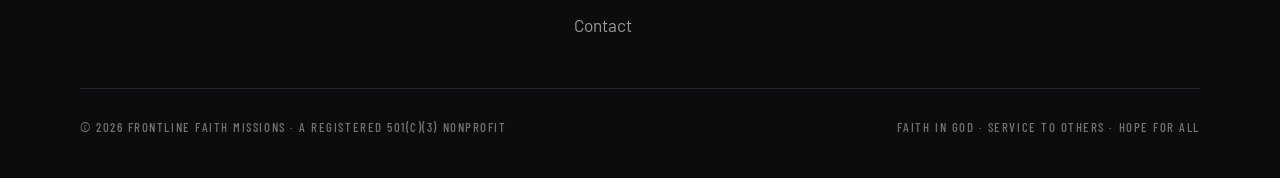
<file: about.html>
<!DOCTYPE html>
<html lang="en">
<head>
<meta charset="utf-8">
<meta name="viewport" content="width=device-width, initial-scale=1">
<title>Our Story &mdash; Frontline Faith Missions</title>
<meta name="description" content="Why Kristen and Ryan Forsythe founded Frontline Faith Missions — a nurse and a firefighter whose first mission trip, to Tipitapa, Nicaragua in 2018, changed everything.">
<link rel="icon" href="assets/img/favicon-32.png" sizes="32x32">
<link rel="apple-touch-icon" href="assets/img/favicon-512.png">
<link rel="stylesheet" href="assets/css/style.css?v=20260826">
</head>
<body>

<header class="hdr" id="hdr">
  <div class="wrap hdr__in">
    <a class="brand" href="index.html">
      <img src="assets/img/mark-white.png" alt="">
      <span class="brand__txt">Frontline Faith<span>Missions</span></span>
    </a>
    <nav class="nav" id="nav">
      <a href="about.html" aria-current="page">Our Story</a>
      <a href="what-we-do.html">What We Do</a>
      <a href="get-involved.html">Get Involved</a>
      <a href="photos.html">Photos</a>
      <a href="contact.html">Contact</a>
    </nav>
    <a class="btn" href="give.html">Give<span class="arw">&rarr;</span></a>
    <button class="burger" id="burger" aria-label="Menu" aria-expanded="false" aria-controls="nav">
      <span></span><span></span><span></span>
    </button>
  </div>
</header>

<main>

  <section class="phero">
    <div class="wrap">
      <p class="eyebrow rise">Our story</p>
      <h1 class="rise">Why we founded Frontline Faith Missions.</h1>
      <p class="lede rise">Frontline Faith Missions was born from a shared calling to serve others, strengthen faith, and create opportunities for people to experience the life-changing impact of missions.</p>
    </div>
  </section>

  <section class="verse">
    <div class="verse__img">
      <img src="assets/img/trip-01-1400.jpg"
           srcset="assets/img/trip-01-700.jpg 700w, assets/img/trip-01-1100.jpg 1100w, assets/img/trip-01-1400.jpg 1448w"
           sizes="(max-width: 62rem) 100vw, 55vw"
           alt="A Frontline Faith Missions volunteer walking with two children during a mission trip">
    </div>
    <div class="verse__body">
      <blockquote class="rise">&ldquo;Each of you should use whatever gift you have received to serve others, as faithful stewards of God&rsquo;s grace.&rdquo;</blockquote>
      <cite class="rise" style="--d:110ms">1 Peter 4:10</cite>
    </div>
  </section>

  <section class="section section--bone">
    <div class="wrap">
      <div class="prose prose--article">
        <p class="dropcap rise">As a nurse and firefighter, we have both dedicated our careers to serving people during some of the most difficult moments of their lives. Our professions have taught us compassion, resilience, teamwork, and what it truly means to step forward when someone else is in need. But over the years, God placed an even greater calling on our hearts: to take the skills, knowledge, and experiences He has given us and use them to serve beyond the walls of our hospitals, fire stations, and local communities.</p>
        <p class="rise">Our journey into missions began together in 2018 in Tipitapa, Nicaragua. We arrived prepared to work and serve others, but we could never have anticipated how deeply that experience would change us in return.</p>
        <p class="rise">That first mission trip changed our hearts forever. It opened our eyes to the incredible impact that can happen when people simply show up, work alongside one another, build relationships, and love people where they are. More personally, it marked the beginning of a new chapter in our own marriage and our walk with Christ. Through serving together, our faith grew stronger, our priorities began to shift, and we discovered a shared purpose that would continue calling us back to missions year after year.</p>

        <blockquote class="pullquote rise">What began with one trip to Nicaragua became something much bigger.</blockquote>

        <p class="rise">Over the years, additional mission experiences connected us with incredible ministries and organizations, including Global Commission Builders, Chances for Children, Assemblies of God, Feed My Starving Children, and others who demonstrated what it looks like to put faith into action. Along the way, we built lifelong friendships, learned from experienced mission leaders, served alongside local communities, and witnessed firsthand the power of people coming together with a common purpose.</p>
        <p class="rise">Those experiences eventually planted the seed for Frontline Faith Missions. We realized that we didn't simply want to continue going on mission trips ourselves &mdash; we wanted to create opportunities for others to experience what missions had given us.</p>
        <p class="rise">Frontline Faith Missions brings together the pieces of our lives that mean the most to us: our faith, our professions, our heart for service, and our desire to help others.</p>
        <p class="rise">We are especially passionate about creating mission opportunities for nurses, firefighters, paramedics, law enforcement officers, hospital staff, and others who spend their lives serving people. Those who work on the front lines carry experiences and burdens that are difficult to explain to someone who hasn't lived them. We believe there is something incredibly powerful about bringing people with those shared experiences together &mdash; not only to serve communities in need, but also to find connection, purpose, spiritual renewal, and healing themselves.</p>
        <p class="rise">Our mission is not simply to arrive somewhere and provide temporary help. We want to serve alongside communities, partner with organizations and leaders already doing meaningful work, share our professional knowledge and skills where they can make a difference, build lasting relationships, and demonstrate the love of Christ through both our words and our actions.</p>
        <p class="rise">And perhaps most importantly, we want others to discover what we discovered in 2018:</p>

        <blockquote class="pullquote rise">Sometimes you leave home believing you are going to change someone else's life, only to discover that God used the experience to change yours.</blockquote>

        <p class="rise">That is the heart behind Frontline Faith Missions.</p>
        <p class="prose__sign rise">Kristen &amp; Ryan Forsythe<span>Founders &middot; Faith in God, Service to Others, Hope for All</span></p>
      </div>
    </div>
  </section>

  <section class="section">
    <div class="wrap grid-2">
      <div>
        <p class="eyebrow rise">Our mission</p>
        <h2 class="rise">Give back. Go deeper. Come home different.</h2>
      </div>
      <div class="prose">
        <p class="rise">Our mission is to give first responders and hospital staff an opportunity to give back while deepening their walk in faith &mdash; or discovering a faith they may have never known. We believe that through serving others, engaging in meaningful group discussions, and praying together, true healing can take place in both the heart and mind.</p>
        <p class="rise" style="--d:80ms">We are especially passionate about supporting those dealing with PTSD and the unseen burdens that often come with serving others. Frontline Faith Missions exists to provide a safe, welcoming environment where individuals can share openly, find encouragement, and grow spiritually alongside a supportive community.</p>
        <p class="rise" style="--d:150ms">At our core, we are committed to helping our brothers and sisters in Christ find restoration, renewed purpose, and lasting hope through faith, service, and connection.</p>
      </div>
    </div>
  </section>

  <section class="section section--deep">
    <div class="wrap grid-2 grid-2--mid">
      <div>
        <p class="eyebrow rise">Who we are</p>
        <h2 class="rise">Faith put to work, on the ground.</h2>
      </div>
      <ul class="creed">
        <li class="rise"><span class="num">01</span>
          <div class="creed__body">
            <h3>Faith-driven</h3>
            <p>Christ is at the center of our mission. We believe faith is meant to be lived through love, compassion, and service to others.</p>
          </div>
        </li>
        <li class="rise" style="--d:80ms"><span class="num">02</span>
          <div class="creed__body">
            <h3>Service-minded</h3>
            <p>We have a heart for showing up, lending a hand, and serving alongside communities wherever there is a need.</p>
          </div>
        </li>
        <li class="rise" style="--d:160ms"><span class="num">03</span>
          <div class="creed__body">
            <h3>Committed to lasting impact</h3>
            <p>Our goal extends beyond a single mission trip. We want to create connections, strengthen communities, grow faith, and inspire a lifelong heart for serving others.</p>
          </div>
        </li>
      </ul>
    </div>
  </section>

  <section class="section section--bone">
    <div class="wrap">
      <p class="eyebrow rise">Board of directors</p>
      <h2 class="rise" style="max-width:16ch;margin-bottom:2.5rem">The people behind the mission.</h2>
      <div class="soon rise">
        <h3>Coming soon</h3>
        <p>Our board is being formed. Names, roles and photographs will be published here shortly.</p>
      </div>
    </div>
  </section>

  <section class="section give">
    <div class="wrap give__grid">
      <div>
        <p class="eyebrow rise">Give hope today</p>
        <h2 class="rise">Your gift delivers hope where it is needed most.</h2>
        <p class="hero__cta rise"><a class="btn" href="give.html">Give Hope Today<span class="arw">&rarr;</span></a></p>
      </div>
      <ul class="give__points">
        <li class="rise">Every contribution supports practical assistance and faith-centered outreach.</li>
        <li class="rise" style="--d:90ms">Monthly giving provides dependable support for ongoing missions.</li>
        <li class="rise" style="--d:180ms">We are a 501(c)(3) organization, so your gift is tax deductible.</li>
      </ul>
    </div>
  </section>

</main>

<footer class="ftr">
  <div class="wrap">
    <div class="ftr__grid">
      <div>
        <a class="brand" href="index.html" style="margin-bottom:1.25rem">
          <img src="assets/img/mark-white.png" alt="">
          <span class="brand__txt">Frontline Faith<span>Missions</span></span>
        </a>
        <p style="color:var(--fg-on-ink-mut);max-width:32ch">Serving first responders, hospital staff and the communities they carry.</p>
      </div>
      <div>
        <h4>Explore</h4>
        <ul>
          <li><a href="about.html">Our Story</a></li>
          <li><a href="what-we-do.html">What We Do</a></li>
          <li><a href="get-involved.html">Get Involved</a></li>
          <li><a href="photos.html">Photos</a></li>
          <li><a href="give.html">Give</a></li>
          <li><a href="contact.html">Contact</a></li>
        </ul>
      </div>
      <div>
        <h4>Connect</h4>
        <ul>
          <li><a href="contact.html">Send us a message</a></li>
          <li><a href="get-involved.html">Volunteer with us</a></li>
          <li><a href="give.html">Make a donation</a></li>
        </ul>
      </div>
    </div>
    <div class="ftr__base">
      <span>&copy; 2026 Frontline Faith Missions &middot; A registered 501(c)(3) nonprofit</span>
      <span>Faith in God &middot; Service to Others &middot; Hope for All</span>
    </div>
  </div>
</footer>

<script src="assets/js/config.js"></script>
<script src="assets/js/main.js"></script>
</body>
</html>
</file>
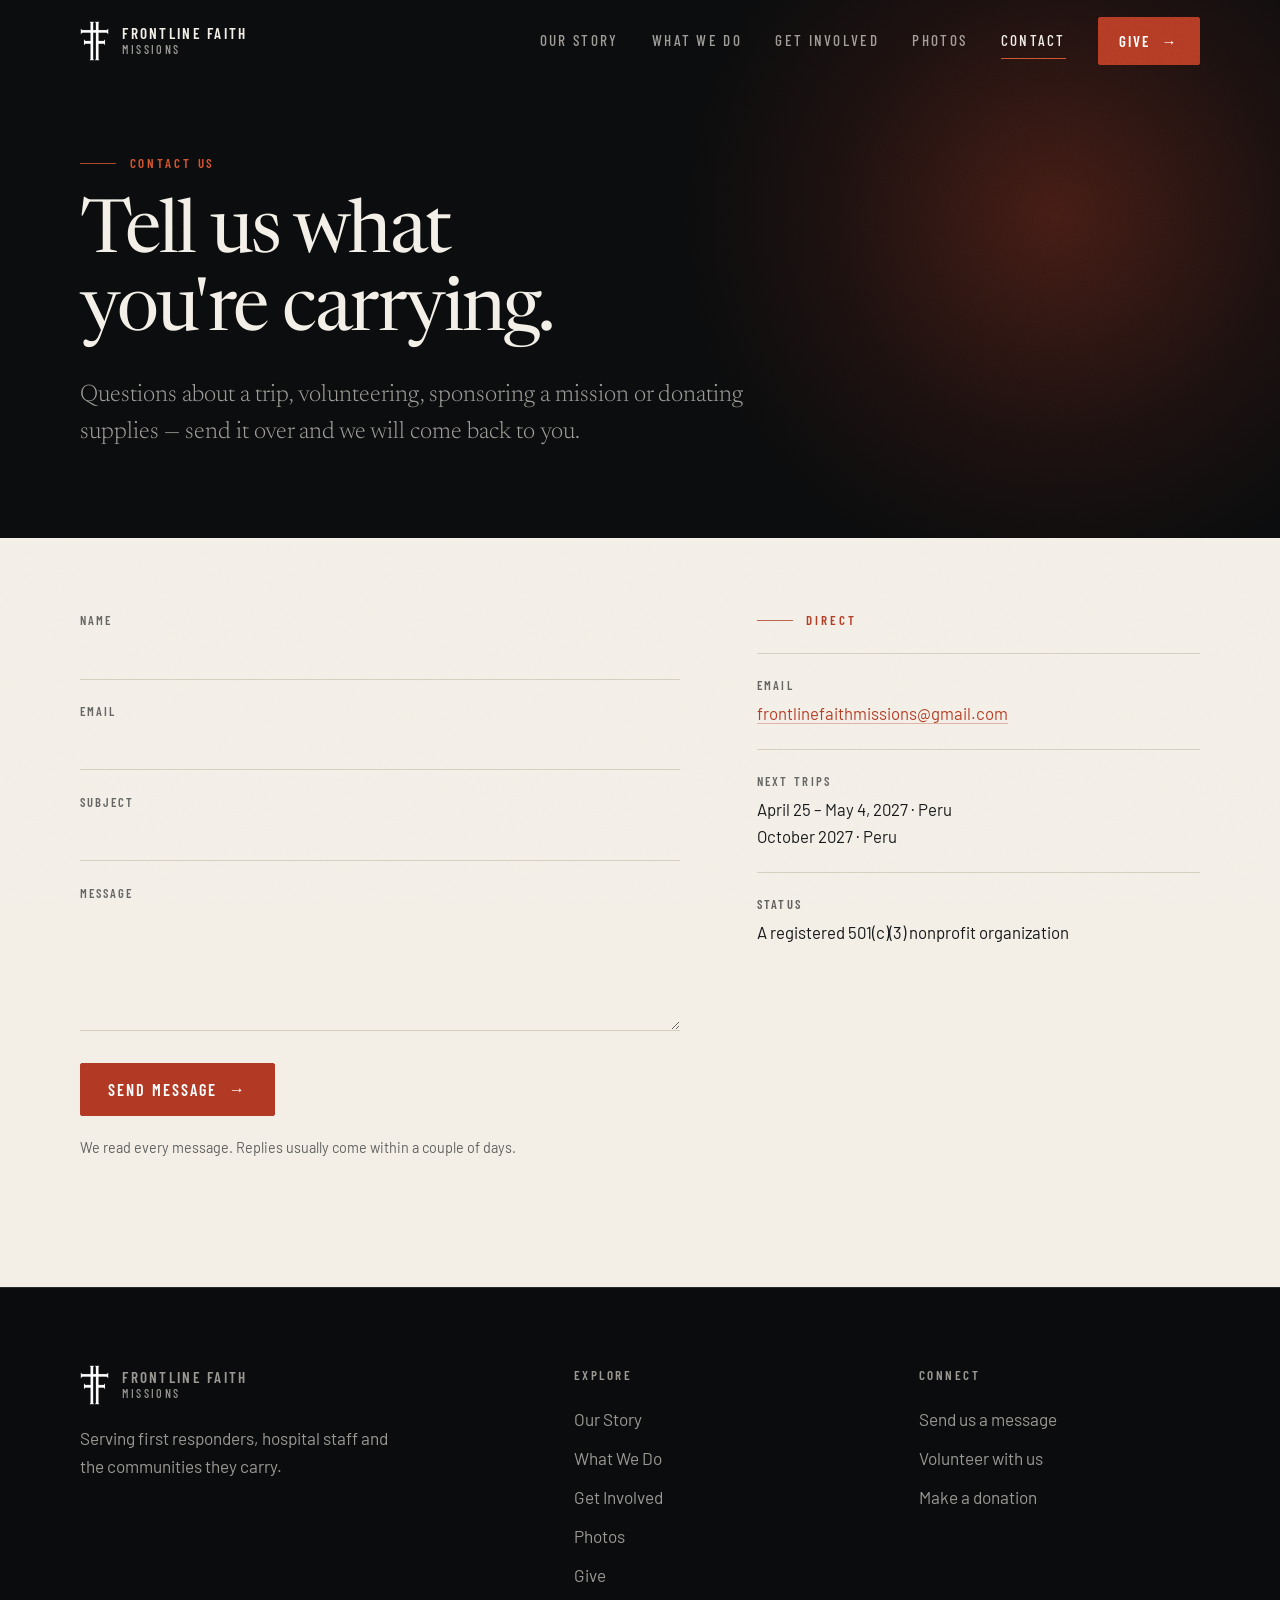
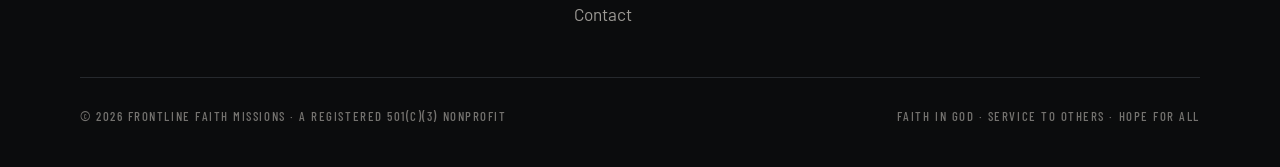
<file: contact.html>
<!DOCTYPE html>
<html lang="en">
<head>
<meta charset="utf-8">
<meta name="viewport" content="width=device-width, initial-scale=1">
<title>Contact &mdash; Frontline Faith Missions</title>
<meta name="description" content="Get in touch with Frontline Faith Missions about volunteering, joining a trip, sponsoring a mission or donating supplies.">
<link rel="icon" href="assets/img/favicon-32.png" sizes="32x32">
<link rel="apple-touch-icon" href="assets/img/favicon-512.png">
<link rel="stylesheet" href="assets/css/style.css?v=20260826">
</head>
<body>

<header class="hdr" id="hdr">
  <div class="wrap hdr__in">
    <a class="brand" href="index.html">
      <img src="assets/img/mark-white.png" alt="">
      <span class="brand__txt">Frontline Faith<span>Missions</span></span>
    </a>
    <nav class="nav" id="nav">
      <a href="about.html">Our Story</a>
      <a href="what-we-do.html">What We Do</a>
      <a href="get-involved.html">Get Involved</a>
      <a href="photos.html">Photos</a>
      <a href="contact.html" aria-current="page">Contact</a>
    </nav>
    <a class="btn" href="give.html">Give<span class="arw">&rarr;</span></a>
    <button class="burger" id="burger" aria-label="Menu" aria-expanded="false" aria-controls="nav">
      <span></span><span></span><span></span>
    </button>
  </div>
</header>

<main>

  <section class="phero">
    <div class="wrap">
      <p class="eyebrow rise">Contact us</p>
      <h1 class="rise">Tell us what you're carrying.</h1>
      <p class="lede rise">Questions about a trip, volunteering, sponsoring a mission or donating supplies &mdash; send it over and we will come back to you.</p>
    </div>
  </section>

  <section class="section section--bone" style="padding-top:clamp(3rem,6vw,4.5rem)">
    <div class="wrap contact-grid">
      <div>
        <form id="contact-form" novalidate>
          <div class="form-grid">
            <div class="field field--wide">
              <label for="name">Name</label>
              <input type="text" id="name" name="name" autocomplete="name" required>
            </div>
            <div class="field field--wide">
              <label for="email">Email</label>
              <input type="email" id="email" name="email" autocomplete="email" required>
            </div>
            <div class="field field--wide">
              <label for="subject">Subject</label>
              <input type="text" id="subject" name="subject" required>
            </div>
            <div class="field field--wide">
              <label for="message">Message</label>
              <textarea id="message" name="message" required></textarea>
            </div>
            <div class="field field--wide" aria-hidden="true" style="position:absolute;left:-9999px">
              <label for="website">Leave this field empty</label>
              <input type="text" id="website" name="website" tabindex="-1" autocomplete="off">
            </div>
          </div>
          <p style="margin-top:2rem"><button class="btn" type="submit">Send Message<span class="arw">&rarr;</span></button></p>
          <div class="form-status" id="form-status" role="status" aria-live="polite"></div>
          <p class="form-note">We read every message. Replies usually come within a couple of days.</p>
        </form>
      </div>

      <div>
        <p class="eyebrow rise">Direct</p>
        <dl style="margin:0">
          <div class="detail rise">
            <dt>Email</dt>
            <dd><a href="mailto:frontlinefaithmissions@gmail.com">frontlinefaithmissions@gmail.com</a></dd>
          </div>
          <div class="detail rise" style="--d:80ms">
            <dt>Next trips</dt>
            <dd>April 25 &ndash; May 4, 2027 &middot; Peru<br>October 2027 &middot; Peru</dd>
          </div>
          <div class="detail rise" style="--d:160ms">
            <dt>Status</dt>
            <dd>A registered 501(c)(3) nonprofit organization</dd>
          </div>
        </dl>
      </div>
    </div>
  </section>

</main>

<footer class="ftr">
  <div class="wrap">
    <div class="ftr__grid">
      <div>
        <a class="brand" href="index.html" style="margin-bottom:1.25rem">
          <img src="assets/img/mark-white.png" alt="">
          <span class="brand__txt">Frontline Faith<span>Missions</span></span>
        </a>
        <p style="color:var(--fg-on-ink-mut);max-width:32ch">Serving first responders, hospital staff and the communities they carry.</p>
      </div>
      <div>
        <h4>Explore</h4>
        <ul>
          <li><a href="about.html">Our Story</a></li>
          <li><a href="what-we-do.html">What We Do</a></li>
          <li><a href="get-involved.html">Get Involved</a></li>
          <li><a href="photos.html">Photos</a></li>
          <li><a href="give.html">Give</a></li>
          <li><a href="contact.html">Contact</a></li>
        </ul>
      </div>
      <div>
        <h4>Connect</h4>
        <ul>
          <li><a href="contact.html">Send us a message</a></li>
          <li><a href="get-involved.html">Volunteer with us</a></li>
          <li><a href="give.html">Make a donation</a></li>
        </ul>
      </div>
    </div>
    <div class="ftr__base">
      <span>&copy; 2026 Frontline Faith Missions &middot; A registered 501(c)(3) nonprofit</span>
      <span>Faith in God &middot; Service to Others &middot; Hope for All</span>
    </div>
  </div>
</footer>

<script src="assets/js/config.js"></script>
<script src="assets/js/main.js"></script>
</body>
</html>
</file>
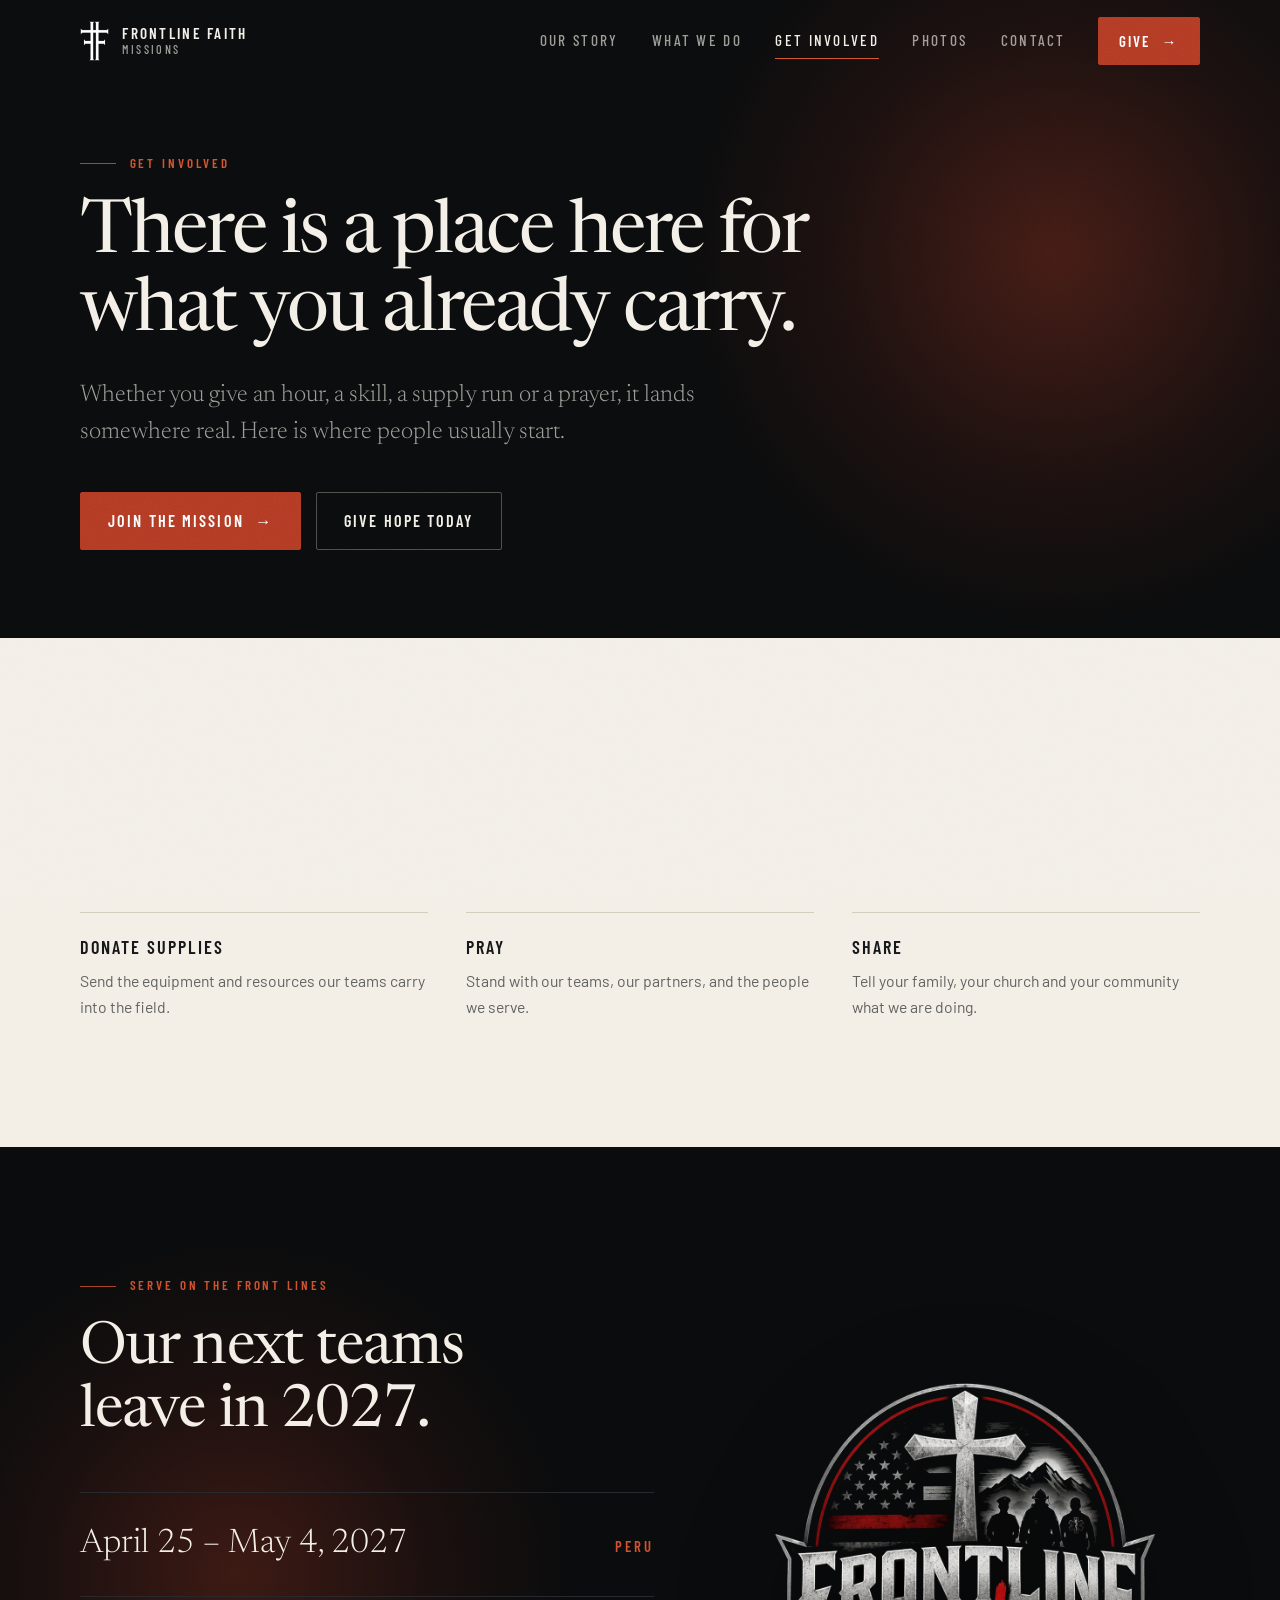
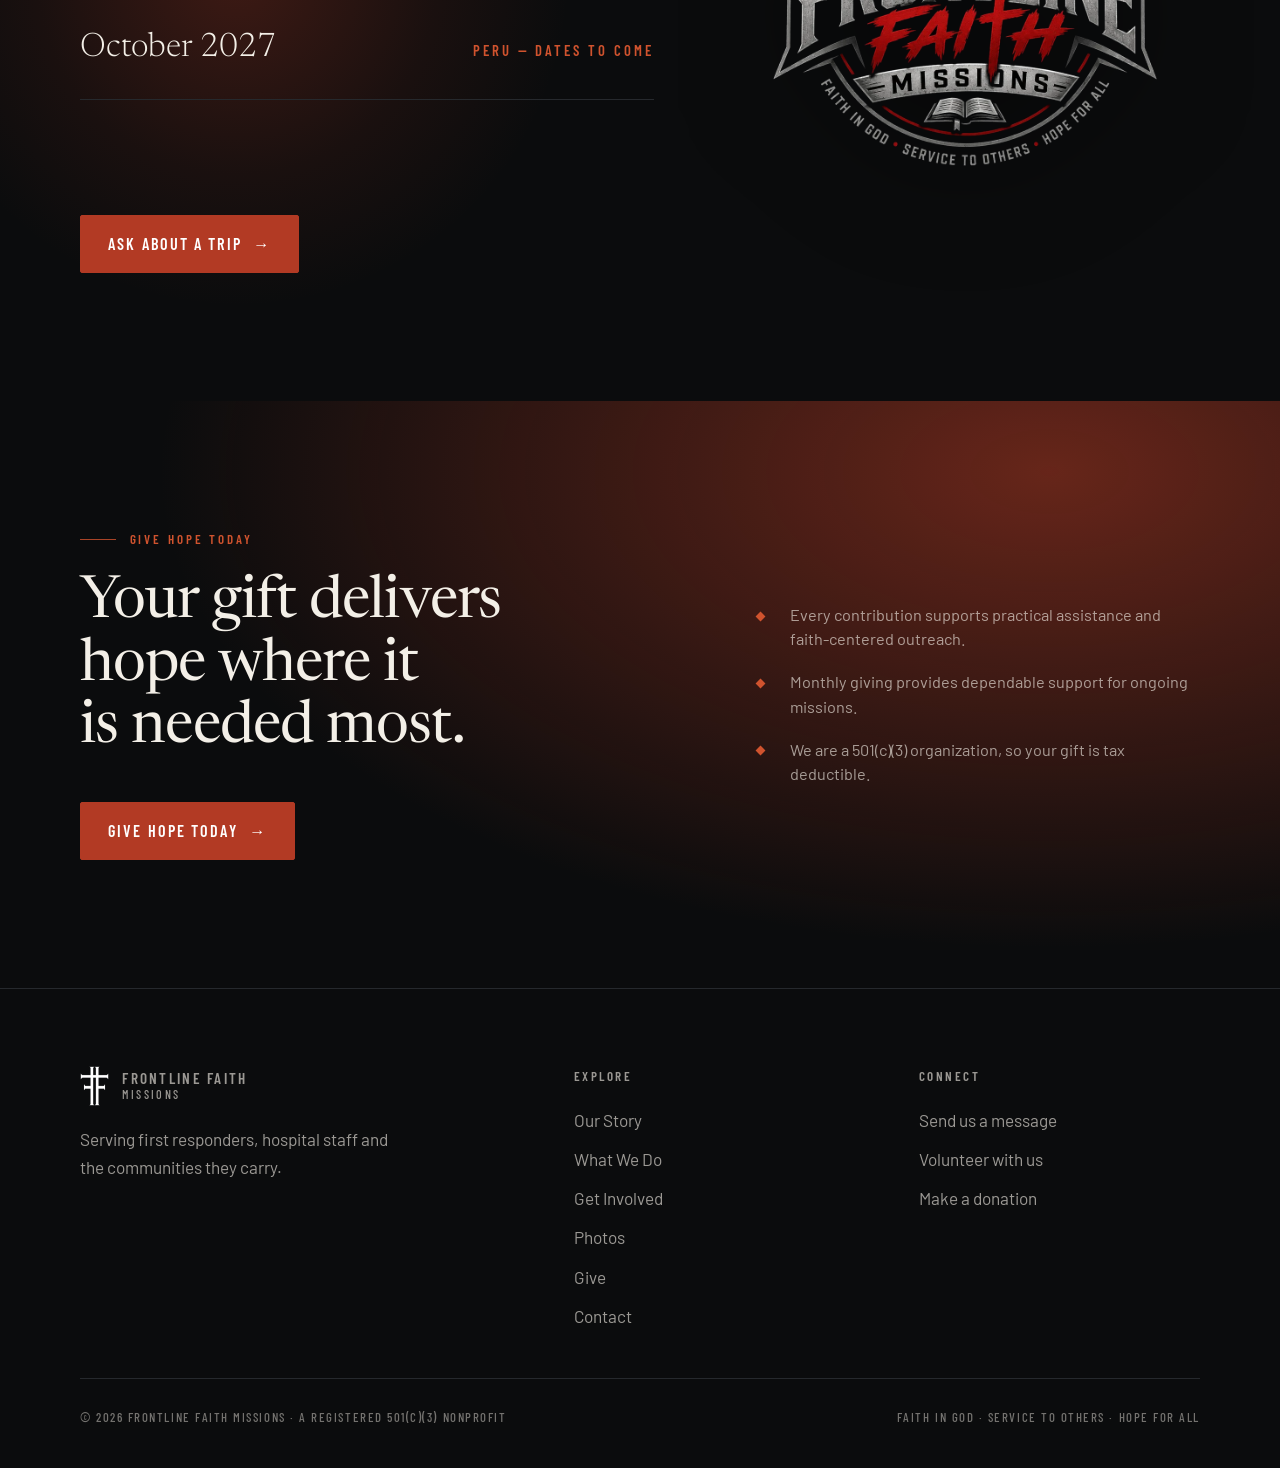
<file: get-involved.html>
<!DOCTYPE html>
<html lang="en">
<head>
<meta charset="utf-8">
<meta name="viewport" content="width=device-width, initial-scale=1">
<title>Get Involved &mdash; Frontline Faith Missions</title>
<meta name="description" content="Give, volunteer, sponsor a mission, donate supplies, pray or share. Six ways to join Frontline Faith Missions.">
<link rel="icon" href="assets/img/favicon-32.png" sizes="32x32">
<link rel="apple-touch-icon" href="assets/img/favicon-512.png">
<link rel="stylesheet" href="assets/css/style.css?v=20260826">
</head>
<body>

<header class="hdr" id="hdr">
  <div class="wrap hdr__in">
    <a class="brand" href="index.html">
      <img src="assets/img/mark-white.png" alt="">
      <span class="brand__txt">Frontline Faith<span>Missions</span></span>
    </a>
    <nav class="nav" id="nav">
      <a href="about.html">Our Story</a>
      <a href="what-we-do.html">What We Do</a>
      <a href="get-involved.html" aria-current="page">Get Involved</a>
      <a href="photos.html">Photos</a>
      <a href="contact.html">Contact</a>
    </nav>
    <a class="btn" href="give.html">Give<span class="arw">&rarr;</span></a>
    <button class="burger" id="burger" aria-label="Menu" aria-expanded="false" aria-controls="nav">
      <span></span><span></span><span></span>
    </button>
  </div>
</header>

<main>

  <section class="phero">
    <div class="wrap">
      <p class="eyebrow rise">Get involved</p>
      <h1 class="rise">There is a place here for what you already carry.</h1>
      <p class="lede rise">Whether you give an hour, a skill, a supply run or a prayer, it lands somewhere real. Here is where people usually start.</p>
      <p class="hero__cta rise">
        <a class="btn" href="contact.html">Join the Mission<span class="arw">&rarr;</span></a>
        <a class="btn btn--ghost" href="give.html">Give Hope Today</a>
      </p>
    </div>
  </section>

  <section class="section section--bone">
    <div class="wrap">
      <div class="ways" style="margin-top:0">
        <div class="way rise"><h3>Give</h3><p>Make a one-time or recurring donation and keep missions moving.</p></div>
        <div class="way rise" style="--d:70ms"><h3>Volunteer</h3><p>Offer your time, skills or professional expertise on a trip or at home.</p></div>
        <div class="way rise" style="--d:140ms"><h3>Sponsor</h3><p>Back a specific mission, project or outreach initiative from start to finish.</p></div>
        <div class="way rise" style="--d:210ms"><h3>Donate supplies</h3><p>Send the equipment and resources our teams carry into the field.</p></div>
        <div class="way rise" style="--d:280ms"><h3>Pray</h3><p>Stand with our teams, our partners, and the people we serve.</p></div>
        <div class="way rise" style="--d:350ms"><h3>Share</h3><p>Tell your family, your church and your community what we are doing.</p></div>
      </div>
    </div>
  </section>

  <section class="section trip">
    <div class="wrap trip__grid">
      <div>
        <p class="eyebrow rise">Serve on the front lines</p>
        <h2 class="rise">Our next teams leave in 2027.</h2>
        <ul class="trips">
          <li class="rise"><span class="when">April 25 &ndash; May 4, 2027</span><span class="where">Peru</span></li>
          <li class="rise" style="--d:90ms"><span class="when">October 2027</span><span class="where">Peru &mdash; dates to come</span></li>
        </ul>
        <p class="note rise" style="--d:150ms">First responders and hospital staff especially welcome</p>
        <p class="hero__cta rise" style="--d:200ms">
          <a class="btn" href="contact.html">Ask about a trip<span class="arw">&rarr;</span></a>
        </p>
      </div>
      <div class="rise" style="--d:120ms">
        <img class="trip__emblem" src="assets/img/emblem.webp" width="880" height="878" alt="Frontline Faith Missions emblem &mdash; Faith in God, Service to Others, Hope for All">
      </div>
    </div>
  </section>

  <section class="section give">
    <div class="wrap give__grid">
      <div>
        <p class="eyebrow rise">Give hope today</p>
        <h2 class="rise">Your gift delivers hope where it is needed most.</h2>
        <p class="hero__cta rise"><a class="btn" href="give.html">Give Hope Today<span class="arw">&rarr;</span></a></p>
      </div>
      <ul class="give__points">
        <li class="rise">Every contribution supports practical assistance and faith-centered outreach.</li>
        <li class="rise" style="--d:90ms">Monthly giving provides dependable support for ongoing missions.</li>
        <li class="rise" style="--d:180ms">We are a 501(c)(3) organization, so your gift is tax deductible.</li>
      </ul>
    </div>
  </section>

</main>

<footer class="ftr">
  <div class="wrap">
    <div class="ftr__grid">
      <div>
        <a class="brand" href="index.html" style="margin-bottom:1.25rem">
          <img src="assets/img/mark-white.png" alt="">
          <span class="brand__txt">Frontline Faith<span>Missions</span></span>
        </a>
        <p style="color:var(--fg-on-ink-mut);max-width:32ch">Serving first responders, hospital staff and the communities they carry.</p>
      </div>
      <div>
        <h4>Explore</h4>
        <ul>
          <li><a href="about.html">Our Story</a></li>
          <li><a href="what-we-do.html">What We Do</a></li>
          <li><a href="get-involved.html">Get Involved</a></li>
          <li><a href="photos.html">Photos</a></li>
          <li><a href="give.html">Give</a></li>
          <li><a href="contact.html">Contact</a></li>
        </ul>
      </div>
      <div>
        <h4>Connect</h4>
        <ul>
          <li><a href="contact.html">Send us a message</a></li>
          <li><a href="get-involved.html">Volunteer with us</a></li>
          <li><a href="give.html">Make a donation</a></li>
        </ul>
      </div>
    </div>
    <div class="ftr__base">
      <span>&copy; 2026 Frontline Faith Missions &middot; A registered 501(c)(3) nonprofit</span>
      <span>Faith in God &middot; Service to Others &middot; Hope for All</span>
    </div>
  </div>
</footer>

<script src="assets/js/config.js"></script>
<script src="assets/js/main.js"></script>
</body>
</html>
</file>
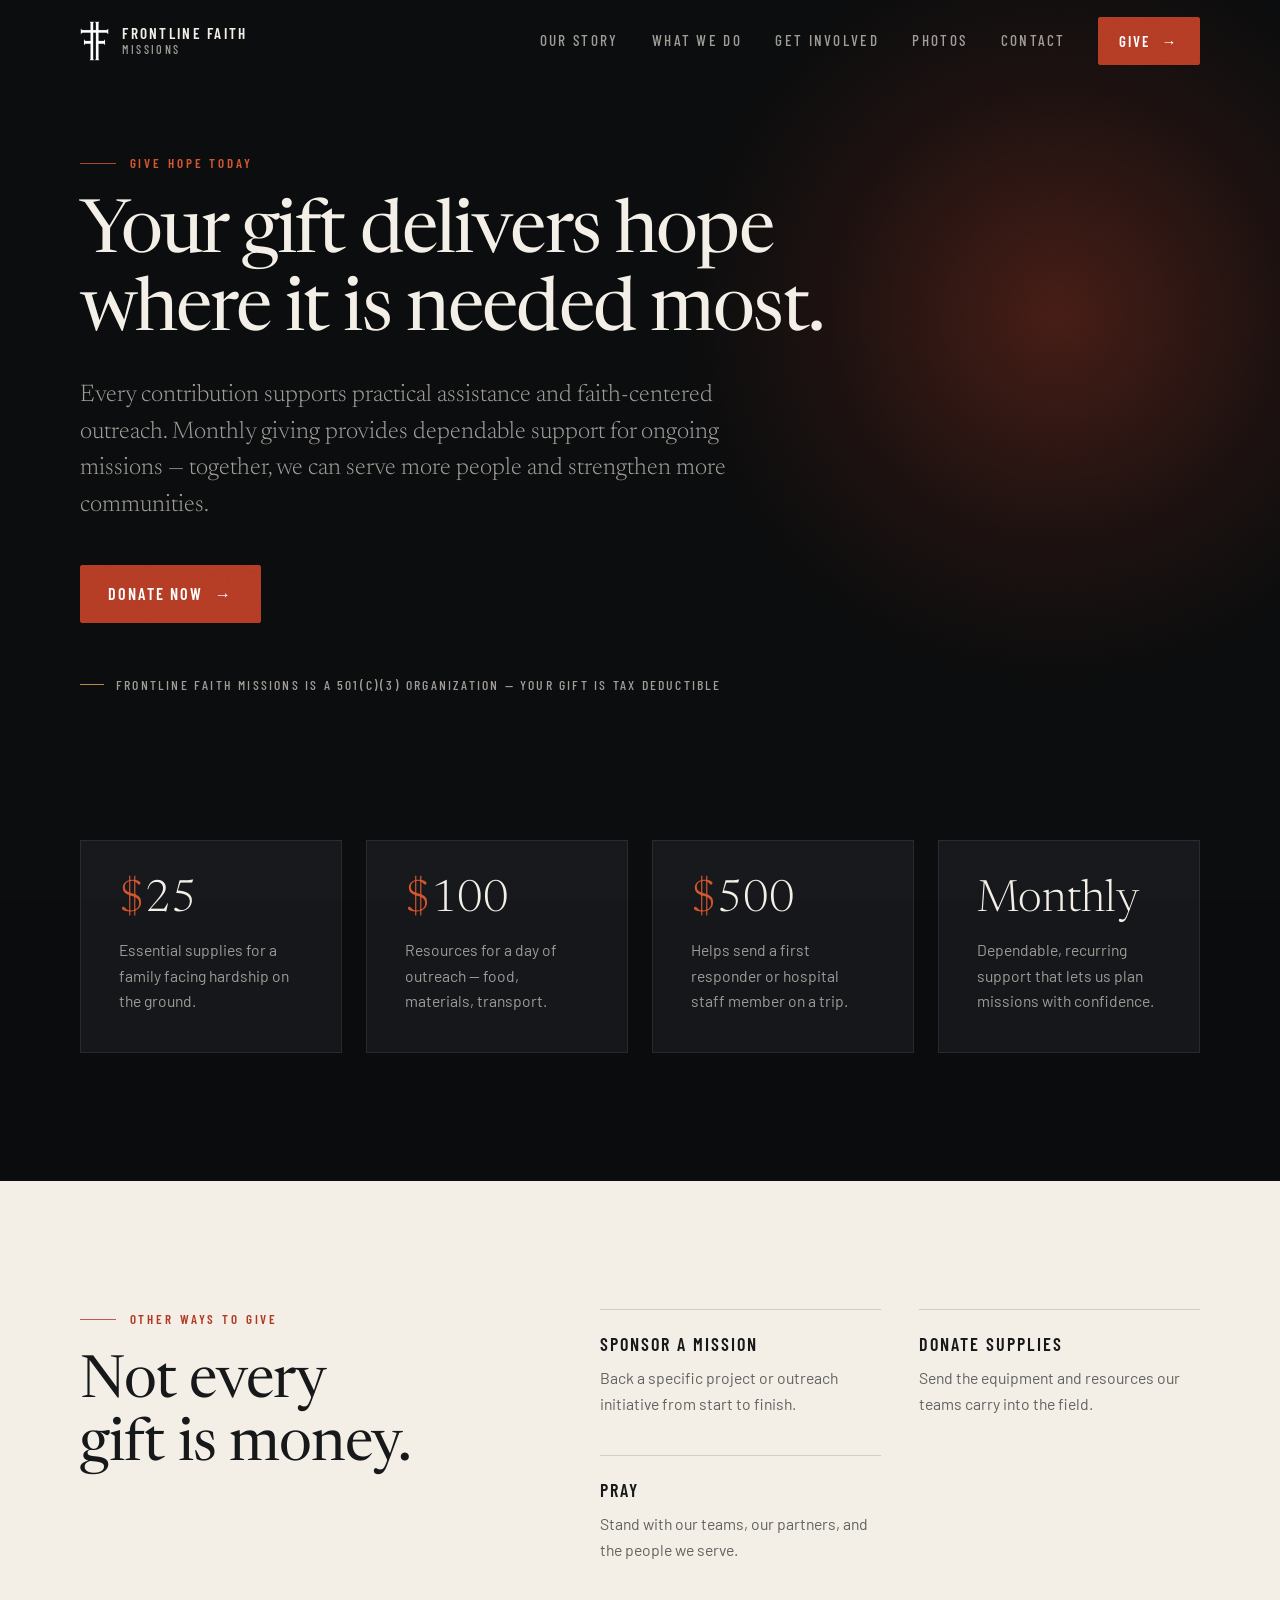
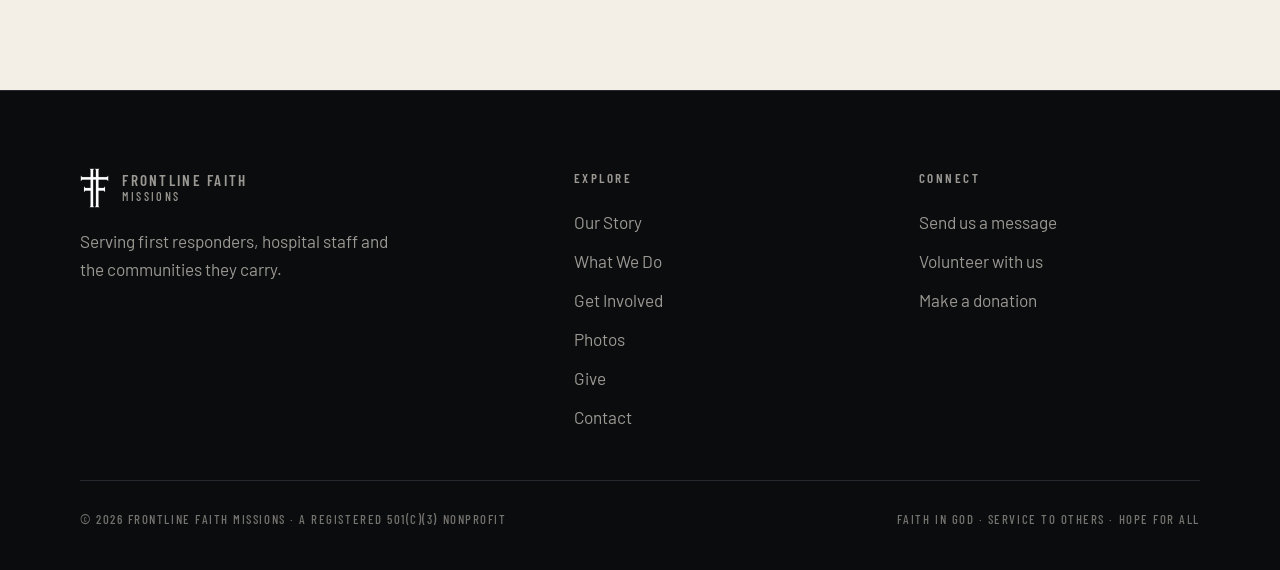
<file: give.html>
<!DOCTYPE html>
<html lang="en">
<head>
<meta charset="utf-8">
<meta name="viewport" content="width=device-width, initial-scale=1">
<title>Give &mdash; Frontline Faith Missions</title>
<meta name="description" content="Your gift helps deliver hope where it is needed most. Frontline Faith Missions is a 501(c)(3) organization, so your donation is tax deductible.">
<link rel="icon" href="assets/img/favicon-32.png" sizes="32x32">
<link rel="apple-touch-icon" href="assets/img/favicon-512.png">
<link rel="stylesheet" href="assets/css/style.css?v=20260826">
</head>
<body>

<header class="hdr" id="hdr">
  <div class="wrap hdr__in">
    <a class="brand" href="index.html">
      <img src="assets/img/mark-white.png" alt="">
      <span class="brand__txt">Frontline Faith<span>Missions</span></span>
    </a>
    <nav class="nav" id="nav">
      <a href="about.html">Our Story</a>
      <a href="what-we-do.html">What We Do</a>
      <a href="get-involved.html">Get Involved</a>
      <a href="photos.html">Photos</a>
      <a href="contact.html">Contact</a>
    </nav>
    <a class="btn" href="give.html">Give<span class="arw">&rarr;</span></a>
    <button class="burger" id="burger" aria-label="Menu" aria-expanded="false" aria-controls="nav">
      <span></span><span></span><span></span>
    </button>
  </div>
</header>

<main>

  <section class="phero">
    <div class="wrap">
      <p class="eyebrow rise">Give hope today</p>
      <h1 class="rise">Your gift delivers hope where it is needed most.</h1>
      <p class="lede rise">Every contribution supports practical assistance and faith-centered outreach. Monthly giving provides dependable support for ongoing missions &mdash; together, we can serve more people and strengthen more communities.</p>
      <p class="hero__cta rise">
        <a class="btn" href="contact.html" id="donate-cta">Donate Now<span class="arw">&rarr;</span></a>
      </p>
      <p class="note rise">Frontline Faith Missions is a 501(c)(3) organization &mdash; your gift is tax deductible</p>
    </div>
  </section>

  <section class="section" style="padding-top:0">
    <div class="wrap">
      <div class="tiers">
        <div class="tier rise">
          <span class="amount"><span>$</span>25</span>
          <p>Essential supplies for a family facing hardship on the ground.</p>
        </div>
        <div class="tier rise" style="--d:80ms">
          <span class="amount"><span>$</span>100</span>
          <p>Resources for a day of outreach &mdash; food, materials, transport.</p>
        </div>
        <div class="tier rise" style="--d:160ms">
          <span class="amount"><span>$</span>500</span>
          <p>Helps send a first responder or hospital staff member on a trip.</p>
        </div>
        <div class="tier rise" style="--d:240ms">
          <span class="amount">Monthly</span>
          <p>Dependable, recurring support that lets us plan missions with confidence.</p>
        </div>
      </div>
    </div>
  </section>

  <section class="section section--bone">
    <div class="wrap grid-2">
      <div>
        <p class="eyebrow rise">Other ways to give</p>
        <h2 class="rise">Not every gift is money.</h2>
      </div>
      <div class="ways" style="margin-top:0">
        <div class="way rise"><h3>Sponsor a mission</h3><p>Back a specific project or outreach initiative from start to finish.</p></div>
        <div class="way rise" style="--d:70ms"><h3>Donate supplies</h3><p>Send the equipment and resources our teams carry into the field.</p></div>
        <div class="way rise" style="--d:140ms"><h3>Pray</h3><p>Stand with our teams, our partners, and the people we serve.</p></div>
      </div>
    </div>
  </section>

</main>

<footer class="ftr">
  <div class="wrap">
    <div class="ftr__grid">
      <div>
        <a class="brand" href="index.html" style="margin-bottom:1.25rem">
          <img src="assets/img/mark-white.png" alt="">
          <span class="brand__txt">Frontline Faith<span>Missions</span></span>
        </a>
        <p style="color:var(--fg-on-ink-mut);max-width:32ch">Serving first responders, hospital staff and the communities they carry.</p>
      </div>
      <div>
        <h4>Explore</h4>
        <ul>
          <li><a href="about.html">Our Story</a></li>
          <li><a href="what-we-do.html">What We Do</a></li>
          <li><a href="get-involved.html">Get Involved</a></li>
          <li><a href="photos.html">Photos</a></li>
          <li><a href="give.html">Give</a></li>
          <li><a href="contact.html">Contact</a></li>
        </ul>
      </div>
      <div>
        <h4>Connect</h4>
        <ul>
          <li><a href="contact.html">Send us a message</a></li>
          <li><a href="get-involved.html">Volunteer with us</a></li>
          <li><a href="give.html">Make a donation</a></li>
        </ul>
      </div>
    </div>
    <div class="ftr__base">
      <span>&copy; 2026 Frontline Faith Missions &middot; A registered 501(c)(3) nonprofit</span>
      <span>Faith in God &middot; Service to Others &middot; Hope for All</span>
    </div>
  </div>
</footer>

<script src="assets/js/config.js"></script>
<script src="assets/js/main.js"></script>
</body>
</html>
</file>
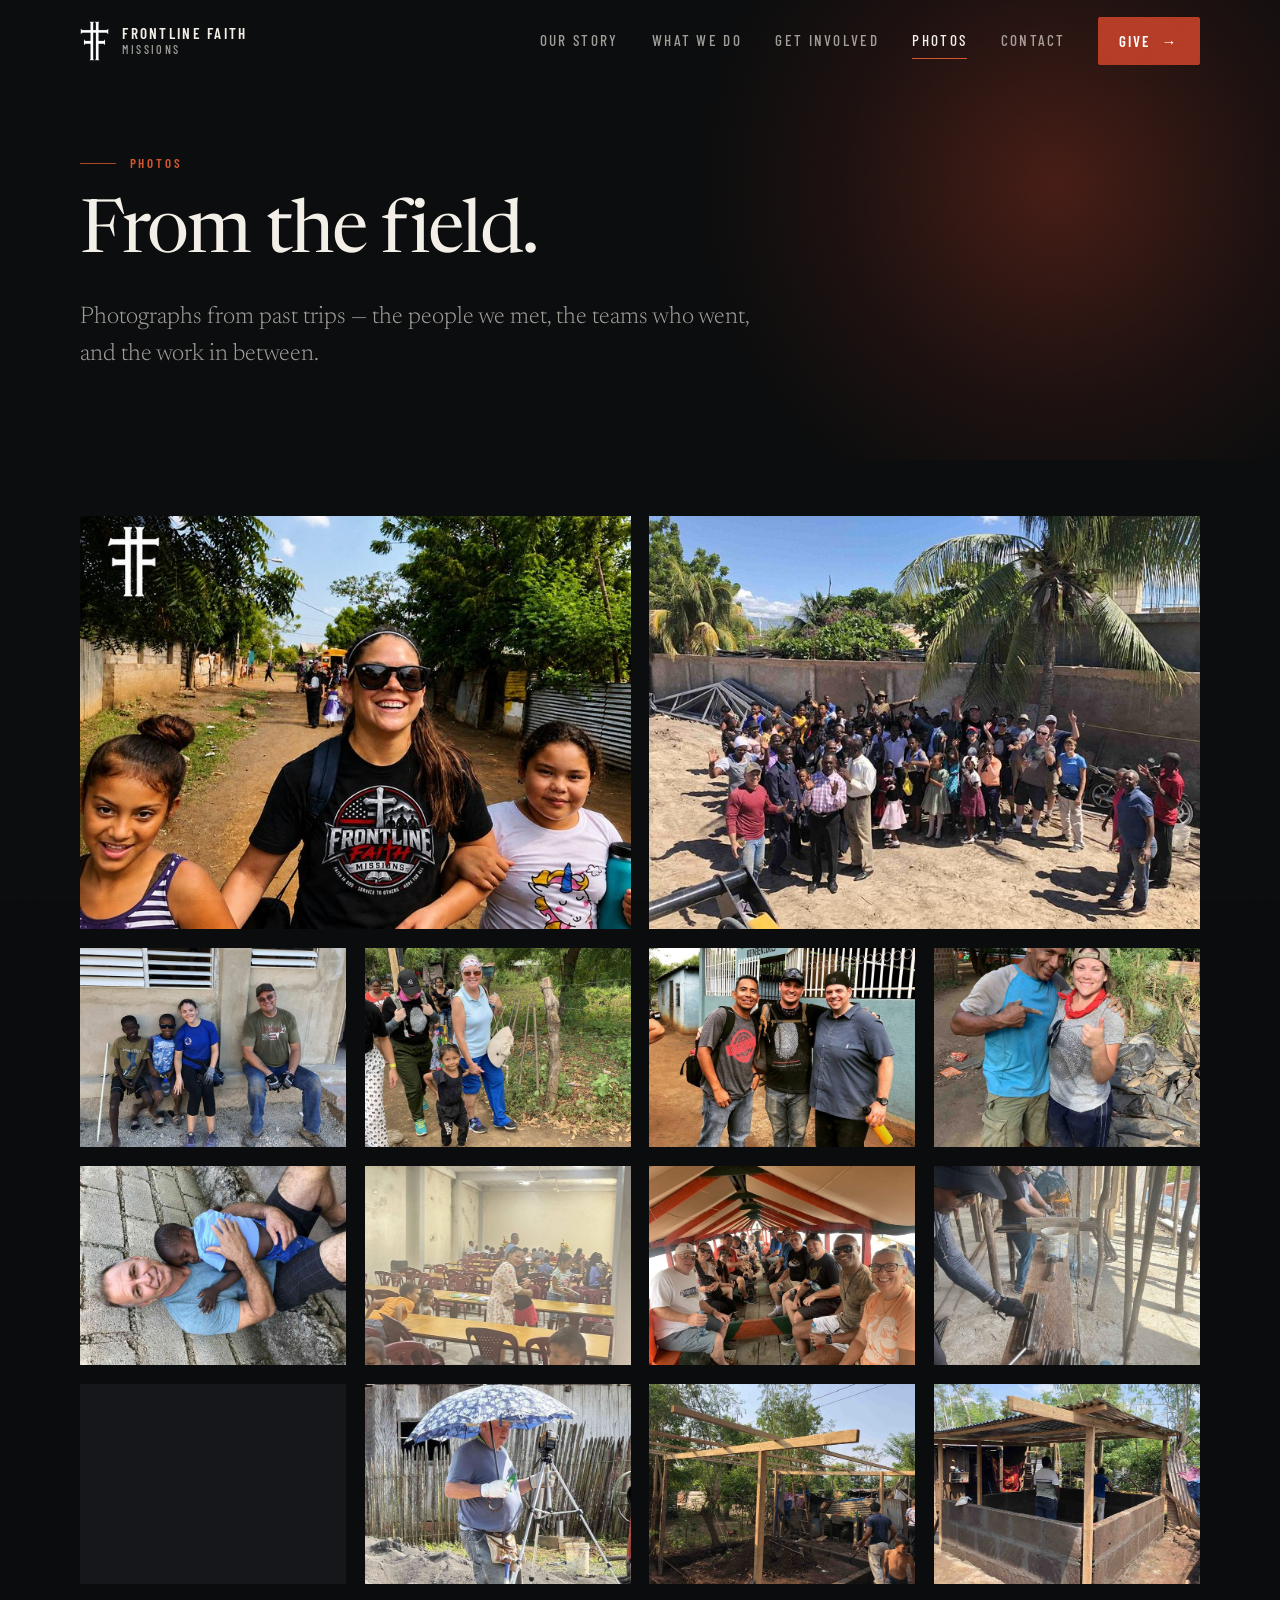
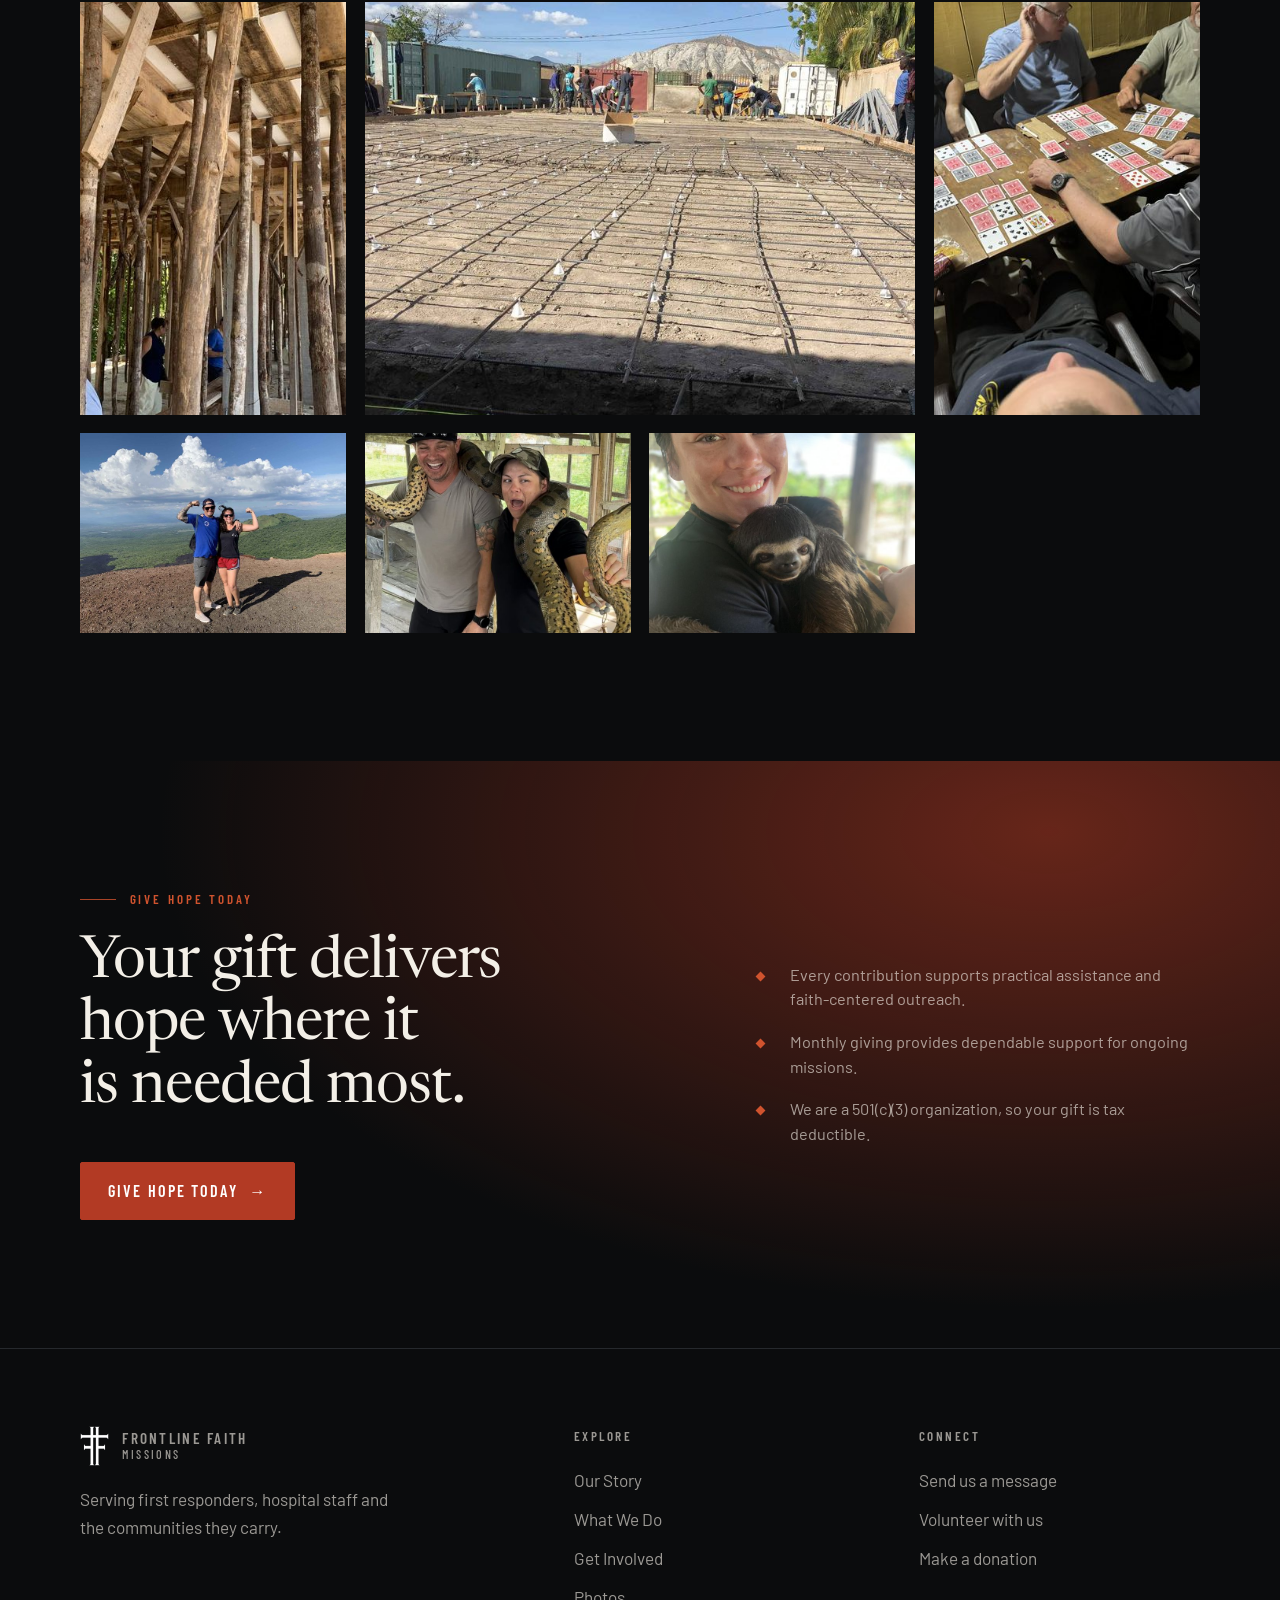
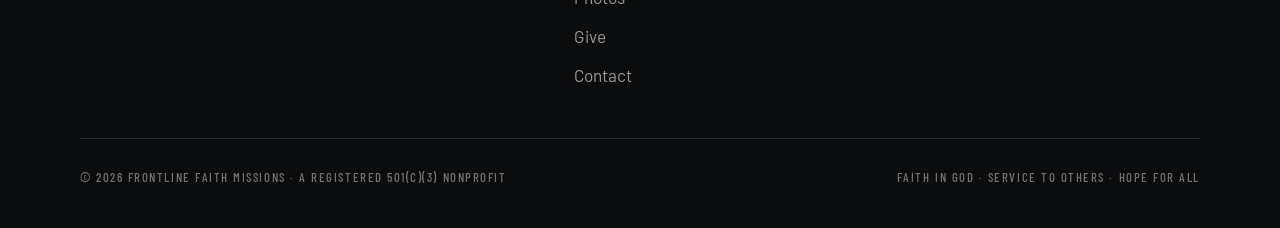
<file: photos.html>
<!DOCTYPE html>
<html lang="en">
<head>
<meta charset="utf-8">
<meta name="viewport" content="width=device-width, initial-scale=1">
<title>Photos &mdash; Frontline Faith Missions</title>
<meta name="description" content="Photographs from Frontline Faith Missions trips and outreach.">
<link rel="icon" href="assets/img/favicon-32.png" sizes="32x32">
<link rel="apple-touch-icon" href="assets/img/favicon-512.png">
<link rel="stylesheet" href="assets/css/style.css?v=20260826">
</head>
<body>

<header class="hdr" id="hdr">
  <div class="wrap hdr__in">
    <a class="brand" href="index.html">
      <img src="assets/img/mark-white.png" alt="">
      <span class="brand__txt">Frontline Faith<span>Missions</span></span>
    </a>
    <nav class="nav" id="nav">
      <a href="about.html">Our Story</a>
      <a href="what-we-do.html">What We Do</a>
      <a href="get-involved.html">Get Involved</a>
      <a href="photos.html" aria-current="page">Photos</a>
      <a href="contact.html">Contact</a>
    </nav>
    <a class="btn" href="give.html">Give<span class="arw">&rarr;</span></a>
    <button class="burger" id="burger" aria-label="Menu" aria-expanded="false" aria-controls="nav">
      <span></span><span></span><span></span>
    </button>
  </div>
</header>

<main>

  <section class="phero">
    <div class="wrap">
      <p class="eyebrow rise">Photos</p>
      <h1 class="rise">From the field.</h1>
      <p class="lede rise">Photographs from past trips &mdash; the people we met, the teams who went, and the work in between.</p>
    </div>
  </section>

  <section class="section" style="padding-top:0">
    <div class="wrap">
      <div class="gallery">
        <figure class="is-wide rise">
          <img src="assets/img/trip-01-1100.jpg"
               srcset="assets/img/trip-01-700.jpg 700w, assets/img/trip-01-1100.jpg 1100w, assets/img/trip-01-1400.jpg 1448w"
               sizes="(max-width: 40rem) 100vw, 34rem"
               loading="lazy" decoding="async"
               alt="A Frontline Faith Missions volunteer walking with two children during a mission trip">
        </figure>
        <figure class="is-wide rise">
          <img src="assets/img/trips/team-and-community-1100.jpg"
               srcset="assets/img/trips/team-and-community-700.jpg 700w, assets/img/trips/team-and-community-1100.jpg 1100w, assets/img/trips/team-and-community-1400.jpg 1400w"
               sizes="(max-width: 40rem) 100vw, 22rem"
               loading="lazy" decoding="async"
               alt="The team and members of the local community gathered together at a build site">
        </figure>
        <figure class="rise">
          <img src="assets/img/trips/sitting-with-children-1100.jpg"
               srcset="assets/img/trips/sitting-with-children-700.jpg 700w, assets/img/trips/sitting-with-children-1100.jpg 1100w, assets/img/trips/sitting-with-children-1400.jpg 1400w"
               sizes="(max-width: 40rem) 100vw, 22rem"
               loading="lazy" decoding="async"
               alt="Two team members sitting with children outside a newly built home">
        </figure>
        <figure class="rise">
          <img src="assets/img/trips/walking-the-path-1100.jpg"
               srcset="assets/img/trips/walking-the-path-700.jpg 700w, assets/img/trips/walking-the-path-1100.jpg 1100w, assets/img/trips/walking-the-path-1400.jpg 1400w"
               sizes="(max-width: 40rem) 100vw, 22rem"
               loading="lazy" decoding="async"
               alt="A team member walking a village path hand in hand with a child">
        </figure>
        <figure class="rise">
          <img src="assets/img/trips/outside-the-church-1100.jpg"
               srcset="assets/img/trips/outside-the-church-700.jpg 700w, assets/img/trips/outside-the-church-1100.jpg 1100w, assets/img/trips/outside-the-church-1400.jpg 1400w"
               sizes="(max-width: 40rem) 100vw, 22rem"
               loading="lazy" decoding="async"
               alt="Three team members outside a local Baptist church">
        </figure>
        <figure class="rise">
          <img src="assets/img/trips/working-alongside-1100.jpg"
               srcset="assets/img/trips/working-alongside-700.jpg 700w, assets/img/trips/working-alongside-1100.jpg 1100w, assets/img/trips/working-alongside-1400.jpg 1400w"
               sizes="(max-width: 40rem) 100vw, 22rem"
               loading="lazy" decoding="async"
               alt="A team member and a local worker on site together">
        </figure>
        <figure class="rise">
          <img src="assets/img/trips/holding-a-child-1100.jpg"
               srcset="assets/img/trips/holding-a-child-700.jpg 700w, assets/img/trips/holding-a-child-1100.jpg 1100w, assets/img/trips/holding-a-child-1400.jpg 1400w"
               sizes="(max-width: 40rem) 100vw, 22rem"
               loading="lazy" decoding="async"
               alt="A team member holding a sleeping child">
        </figure>
        <figure class="rise">
          <img src="assets/img/trips/children-in-the-hall-1100.jpg"
               srcset="assets/img/trips/children-in-the-hall-700.jpg 700w, assets/img/trips/children-in-the-hall-1100.jpg 1100w, assets/img/trips/children-in-the-hall-1400.jpg 1400w"
               sizes="(max-width: 40rem) 100vw, 22rem"
               loading="lazy" decoding="async"
               alt="Children gathered at tables inside a community hall">
        </figure>
        <figure class="rise">
          <img src="assets/img/trips/the-boat-1100.jpg"
               srcset="assets/img/trips/the-boat-700.jpg 700w, assets/img/trips/the-boat-1100.jpg 1100w, assets/img/trips/the-boat-1400.jpg 1400w"
               sizes="(max-width: 40rem) 100vw, 22rem"
               loading="lazy" decoding="async"
               alt="The team travelling together in a covered boat">
        </figure>
        <figure class="rise">
          <img src="assets/img/trips/bending-rebar-1100.jpg"
               srcset="assets/img/trips/bending-rebar-700.jpg 700w, assets/img/trips/bending-rebar-1100.jpg 1100w, assets/img/trips/bending-rebar-1400.jpg 1400w"
               sizes="(max-width: 40rem) 100vw, 22rem"
               loading="lazy" decoding="async"
               alt="Team members cutting and bending steel reinforcing bar on site">
        </figure>
        <figure class="rise">
          <img src="assets/img/trips/ladder-work-1100.jpg"
               srcset="assets/img/trips/ladder-work-700.jpg 700w, assets/img/trips/ladder-work-1100.jpg 1100w, assets/img/trips/ladder-work-1400.jpg 1400w"
               sizes="(max-width: 40rem) 100vw, 22rem"
               loading="lazy" decoding="async"
               alt="Team members working from a stepladder on a build site">
        </figure>
        <figure class="rise">
          <img src="assets/img/trips/setting-the-level-1100.jpg"
               srcset="assets/img/trips/setting-the-level-700.jpg 700w, assets/img/trips/setting-the-level-1100.jpg 1100w, assets/img/trips/setting-the-level-1400.jpg 1400w"
               sizes="(max-width: 40rem) 100vw, 22rem"
               loading="lazy" decoding="async"
               alt="A team member setting up a surveying level, sheltering under an umbrella">
        </figure>
        <figure class="rise">
          <img src="assets/img/trips/raising-the-frame-1100.jpg"
               srcset="assets/img/trips/raising-the-frame-700.jpg 700w, assets/img/trips/raising-the-frame-1100.jpg 1100w, assets/img/trips/raising-the-frame-1400.jpg 1400w"
               sizes="(max-width: 40rem) 100vw, 22rem"
               loading="lazy" decoding="async"
               alt="Volunteers raising the timber frame of a new structure">
        </figure>
        <figure class="rise">
          <img src="assets/img/trips/the-finished-build-1100.jpg"
               srcset="assets/img/trips/the-finished-build-700.jpg 700w, assets/img/trips/the-finished-build-1100.jpg 1100w, assets/img/trips/the-finished-build-1400.jpg 1400w"
               sizes="(max-width: 40rem) 100vw, 22rem"
               loading="lazy" decoding="async"
               alt="The finished block-built structure with its roof on">
        </figure>
        <figure class="rise">
          <img src="assets/img/trips/shoring-the-floor-1100.jpg"
               srcset="assets/img/trips/shoring-the-floor-700.jpg 700w, assets/img/trips/shoring-the-floor-1100.jpg 1100w, assets/img/trips/shoring-the-floor-1400.jpg 1400w"
               sizes="(max-width: 40rem) 100vw, 22rem"
               loading="lazy" decoding="async"
               alt="Timber shoring holding up a freshly poured concrete floor">
        </figure>
        <figure class="is-wide rise">
          <img src="assets/img/trips/the-slab-1100.jpg"
               srcset="assets/img/trips/the-slab-700.jpg 700w, assets/img/trips/the-slab-1100.jpg 1100w, assets/img/trips/the-slab-1400.jpg 1400w"
               sizes="(max-width: 40rem) 100vw, 22rem"
               loading="lazy" decoding="async"
               alt="Steel reinforcement laid out ready for a concrete pour">
        </figure>
        <figure class="rise">
          <img src="assets/img/trips/dominoes-1100.jpg"
               srcset="assets/img/trips/dominoes-700.jpg 700w, assets/img/trips/dominoes-1100.jpg 1100w, assets/img/trips/dominoes-1400.jpg 1400w"
               sizes="(max-width: 40rem) 100vw, 22rem"
               loading="lazy" decoding="async"
               alt="Team members playing dominoes together at the end of the day">
        </figure>
        <figure class="rise">
          <img src="assets/img/trips/on-the-summit-1100.jpg"
               srcset="assets/img/trips/on-the-summit-700.jpg 700w, assets/img/trips/on-the-summit-1100.jpg 1100w, assets/img/trips/on-the-summit-1400.jpg 1400w"
               sizes="(max-width: 40rem) 100vw, 22rem"
               loading="lazy" decoding="async"
               alt="Two team members on a hilltop overlooking the valley">
        </figure>
        <figure class="rise">
          <img src="assets/img/trips/holding-the-snake-1100.jpg"
               srcset="assets/img/trips/holding-the-snake-700.jpg 700w, assets/img/trips/holding-the-snake-1100.jpg 1100w, assets/img/trips/holding-the-snake-1400.jpg 1400w"
               sizes="(max-width: 40rem) 100vw, 22rem"
               loading="lazy" decoding="async"
               alt="Two team members holding a large snake on a rest day">
        </figure>
        <figure class="rise">
          <img src="assets/img/trips/with-a-sloth-1100.jpg"
               srcset="assets/img/trips/with-a-sloth-700.jpg 700w, assets/img/trips/with-a-sloth-1100.jpg 1100w, assets/img/trips/with-a-sloth-1400.jpg 1400w"
               sizes="(max-width: 40rem) 100vw, 22rem"
               loading="lazy" decoding="async"
               alt="A team member holding a sloth on a rest day">
        </figure>
      </div>
    </div>
  </section>

  <section class="section give">
    <div class="wrap give__grid">
      <div>
        <p class="eyebrow rise">Give hope today</p>
        <h2 class="rise">Your gift delivers hope where it is needed most.</h2>
        <p class="hero__cta rise"><a class="btn" href="give.html">Give Hope Today<span class="arw">&rarr;</span></a></p>
      </div>
      <ul class="give__points">
        <li class="rise">Every contribution supports practical assistance and faith-centered outreach.</li>
        <li class="rise" style="--d:90ms">Monthly giving provides dependable support for ongoing missions.</li>
        <li class="rise" style="--d:180ms">We are a 501(c)(3) organization, so your gift is tax deductible.</li>
      </ul>
    </div>
  </section>

</main>

<footer class="ftr">
  <div class="wrap">
    <div class="ftr__grid">
      <div>
        <a class="brand" href="index.html" style="margin-bottom:1.25rem">
          <img src="assets/img/mark-white.png" alt="">
          <span class="brand__txt">Frontline Faith<span>Missions</span></span>
        </a>
        <p style="color:var(--fg-on-ink-mut);max-width:32ch">Serving first responders, hospital staff and the communities they carry.</p>
      </div>
      <div>
        <h4>Explore</h4>
        <ul>
          <li><a href="about.html">Our Story</a></li>
          <li><a href="what-we-do.html">What We Do</a></li>
          <li><a href="get-involved.html">Get Involved</a></li>
          <li><a href="photos.html">Photos</a></li>
          <li><a href="give.html">Give</a></li>
          <li><a href="contact.html">Contact</a></li>
        </ul>
      </div>
      <div>
        <h4>Connect</h4>
        <ul>
          <li><a href="contact.html">Send us a message</a></li>
          <li><a href="get-involved.html">Volunteer with us</a></li>
          <li><a href="give.html">Make a donation</a></li>
        </ul>
      </div>
    </div>
    <div class="ftr__base">
      <span>&copy; 2026 Frontline Faith Missions &middot; A registered 501(c)(3) nonprofit</span>
      <span>Faith in God &middot; Service to Others &middot; Hope for All</span>
    </div>
  </div>
</footer>

<script src="assets/js/config.js"></script>
<script src="assets/js/main.js"></script>
</body>
</html>
</file>
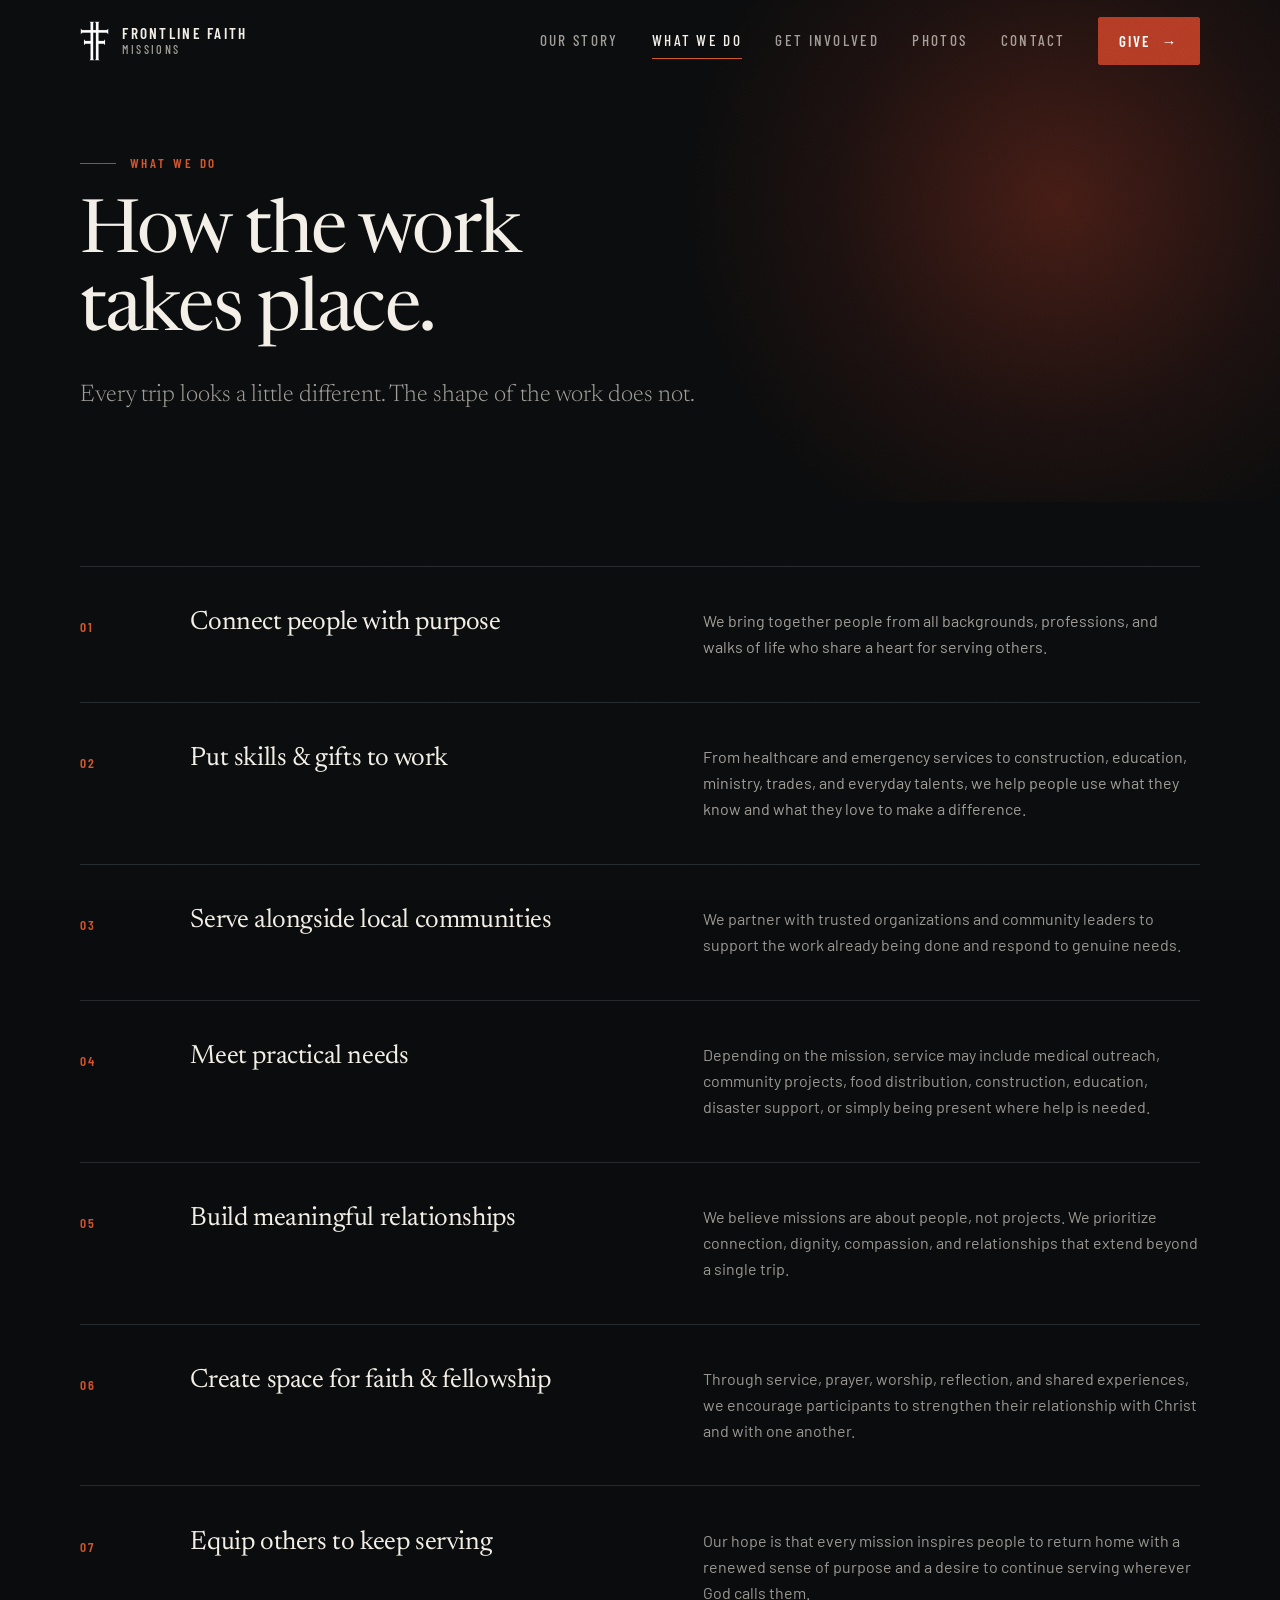
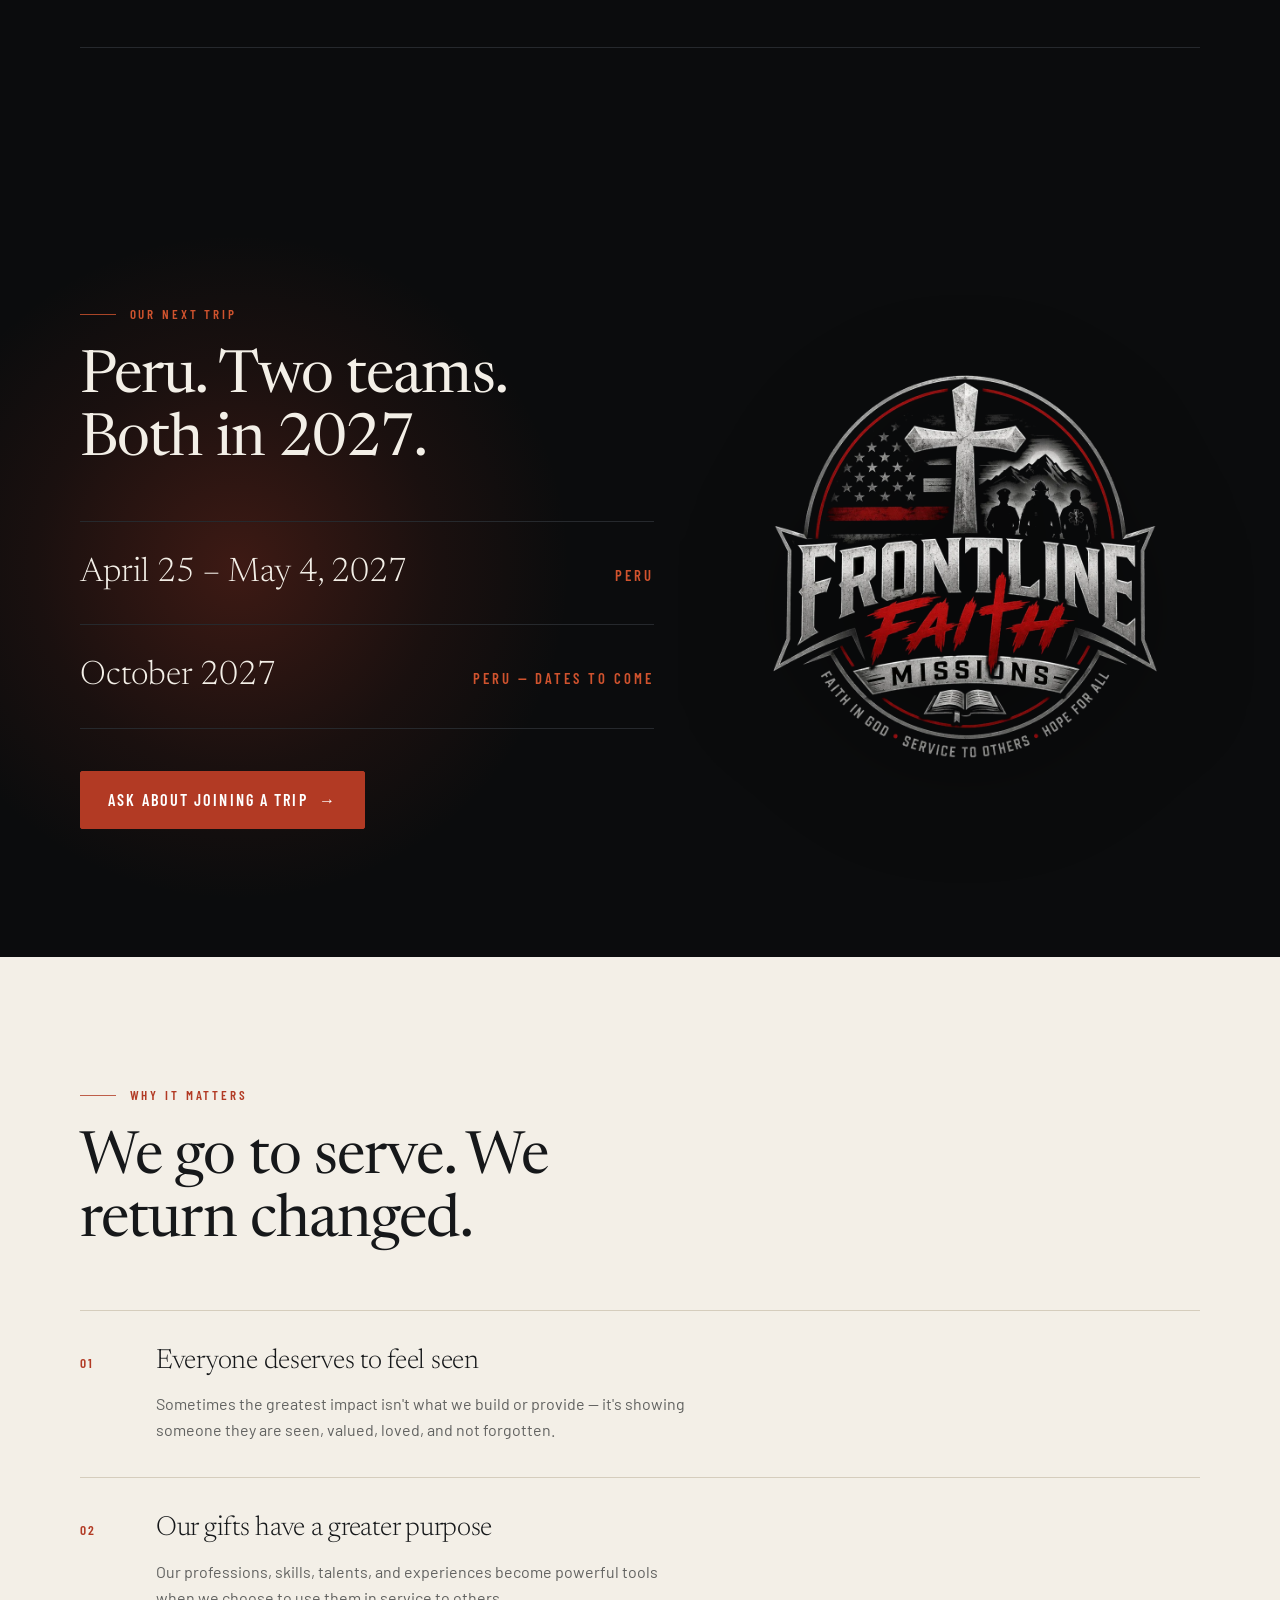
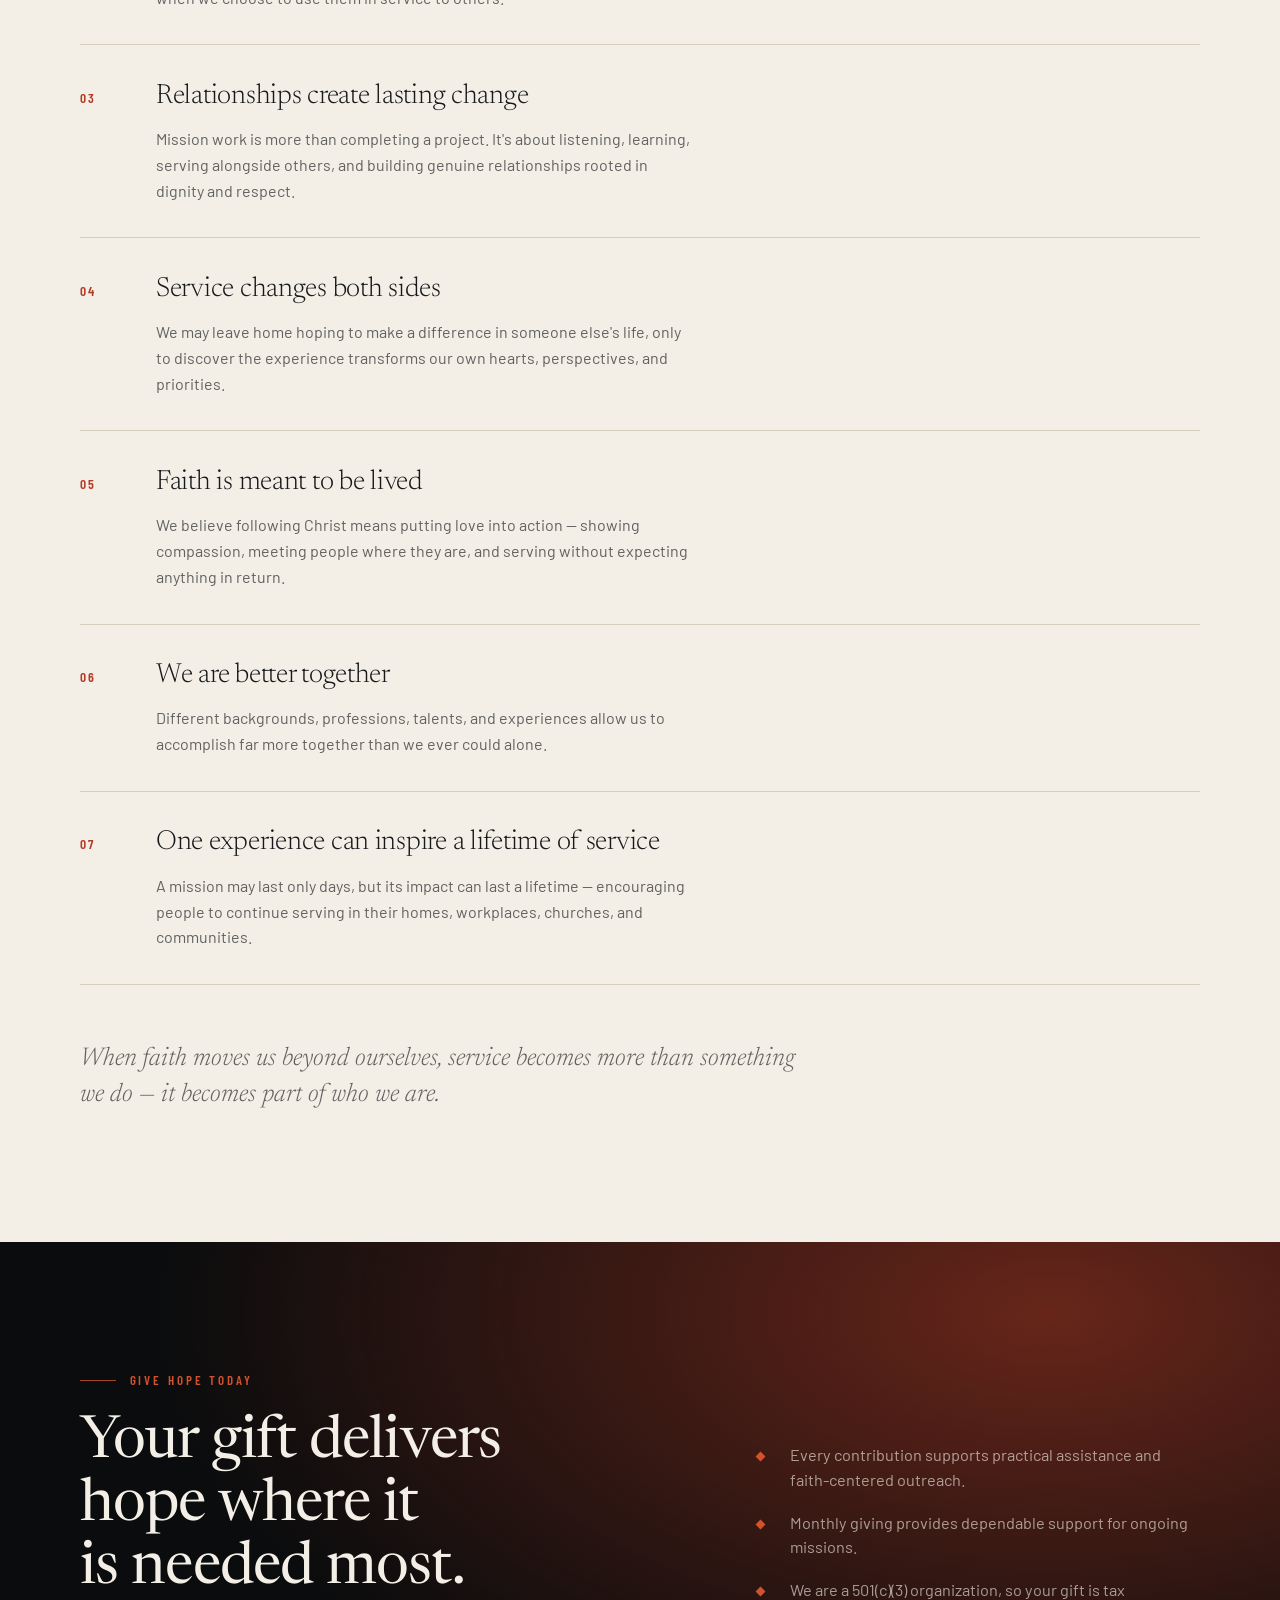
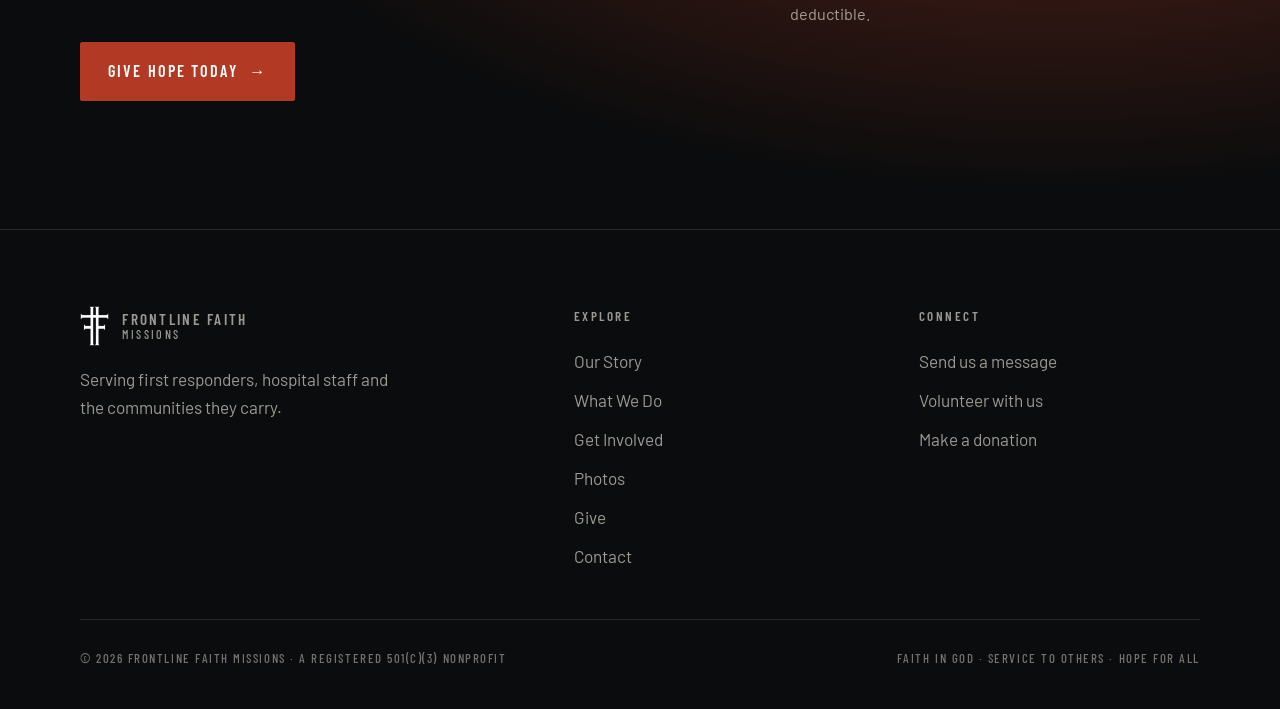
<file: what-we-do.html>
<!DOCTYPE html>
<html lang="en">
<head>
<meta charset="utf-8">
<meta name="viewport" content="width=device-width, initial-scale=1">
<title>What We Do &mdash; Frontline Faith Missions</title>
<meta name="description" content="Connecting people with purpose, putting skills and gifts to work, serving alongside local communities — how the work of Frontline Faith Missions takes place.">
<link rel="icon" href="assets/img/favicon-32.png" sizes="32x32">
<link rel="apple-touch-icon" href="assets/img/favicon-512.png">
<link rel="stylesheet" href="assets/css/style.css?v=20260826">
</head>
<body>

<header class="hdr" id="hdr">
  <div class="wrap hdr__in">
    <a class="brand" href="index.html">
      <img src="assets/img/mark-white.png" alt="">
      <span class="brand__txt">Frontline Faith<span>Missions</span></span>
    </a>
    <nav class="nav" id="nav">
      <a href="about.html">Our Story</a>
      <a href="what-we-do.html" aria-current="page">What We Do</a>
      <a href="get-involved.html">Get Involved</a>
      <a href="photos.html">Photos</a>
      <a href="contact.html">Contact</a>
    </nav>
    <a class="btn" href="give.html">Give<span class="arw">&rarr;</span></a>
    <button class="burger" id="burger" aria-label="Menu" aria-expanded="false" aria-controls="nav">
      <span></span><span></span><span></span>
    </button>
  </div>
</header>

<main>

  <section class="phero">
    <div class="wrap">
      <p class="eyebrow rise">What we do</p>
      <h1 class="rise">How the work takes place.</h1>
      <p class="lede rise">Every trip looks a little different. The shape of the work does not.</p>
    </div>
  </section>

  <section class="section" style="padding-top:0">
    <div class="wrap">
      <div class="do-list">
        <div class="do-item rise">
          <span class="num">01</span>
          <h3>Connect people with purpose</h3>
          <p>We bring together people from all backgrounds, professions, and walks of life who share a heart for serving others.</p>
        </div>
        <div class="do-item rise">
          <span class="num">02</span>
          <h3>Put skills &amp; gifts to work</h3>
          <p>From healthcare and emergency services to construction, education, ministry, trades, and everyday talents, we help people use what they know and what they love to make a difference.</p>
        </div>
        <div class="do-item rise">
          <span class="num">03</span>
          <h3>Serve alongside local communities</h3>
          <p>We partner with trusted organizations and community leaders to support the work already being done and respond to genuine needs.</p>
        </div>
        <div class="do-item rise">
          <span class="num">04</span>
          <h3>Meet practical needs</h3>
          <p>Depending on the mission, service may include medical outreach, community projects, food distribution, construction, education, disaster support, or simply being present where help is needed.</p>
        </div>
        <div class="do-item rise">
          <span class="num">05</span>
          <h3>Build meaningful relationships</h3>
          <p>We believe missions are about people, not projects. We prioritize connection, dignity, compassion, and relationships that extend beyond a single trip.</p>
        </div>
        <div class="do-item rise">
          <span class="num">06</span>
          <h3>Create space for faith &amp; fellowship</h3>
          <p>Through service, prayer, worship, reflection, and shared experiences, we encourage participants to strengthen their relationship with Christ and with one another.</p>
        </div>
        <div class="do-item rise">
          <span class="num">07</span>
          <h3>Equip others to keep serving</h3>
          <p>Our hope is that every mission inspires people to return home with a renewed sense of purpose and a desire to continue serving wherever God calls them.</p>
        </div>
      </div>
    </div>
  </section>

  <section class="section trip">
    <div class="wrap trip__grid">
      <div>
        <p class="eyebrow rise">Our next trip</p>
        <h2 class="rise">Peru. Two teams. Both in 2027.</h2>
        <ul class="trips">
          <li class="rise"><span class="when">April 25 &ndash; May 4, 2027</span><span class="where">Peru</span></li>
          <li class="rise" style="--d:90ms"><span class="when">October 2027</span><span class="where">Peru &mdash; dates to come</span></li>
        </ul>
        <p class="hero__cta rise" style="--d:160ms">
          <a class="btn" href="contact.html">Ask about joining a trip<span class="arw">&rarr;</span></a>
        </p>
      </div>
      <div class="rise" style="--d:120ms">
        <img class="trip__emblem" src="assets/img/emblem.webp" width="880" height="878" alt="Frontline Faith Missions emblem &mdash; Faith in God, Service to Others, Hope for All">
      </div>
    </div>
  </section>

  <section class="section section--bone">
    <div class="wrap">
      <p class="eyebrow rise">Why it matters</p>
      <h2 class="rise" style="max-width:18ch">We go to serve. We return changed.</h2>
      <ul class="creed" style="margin-top:clamp(2.5rem,5vw,3.5rem)">
        <li class="rise"><span class="num">01</span>
          <div class="creed__body">
            <h3>Everyone deserves to feel seen</h3>
            <p>Sometimes the greatest impact isn't what we build or provide &mdash; it's showing someone they are seen, valued, loved, and not forgotten.</p>
          </div>
        </li>
        <li class="rise" style="--d:80ms"><span class="num">02</span>
          <div class="creed__body">
            <h3>Our gifts have a greater purpose</h3>
            <p>Our professions, skills, talents, and experiences become powerful tools when we choose to use them in service to others.</p>
          </div>
        </li>
        <li class="rise" style="--d:160ms"><span class="num">03</span>
          <div class="creed__body">
            <h3>Relationships create lasting change</h3>
            <p>Mission work is more than completing a project. It's about listening, learning, serving alongside others, and building genuine relationships rooted in dignity and respect.</p>
          </div>
        </li>
        <li class="rise" style="--d:240ms"><span class="num">04</span>
          <div class="creed__body">
            <h3>Service changes both sides</h3>
            <p>We may leave home hoping to make a difference in someone else's life, only to discover the experience transforms our own hearts, perspectives, and priorities.</p>
          </div>
        </li>
        <li class="rise" style="--d:320ms"><span class="num">05</span>
          <div class="creed__body">
            <h3>Faith is meant to be lived</h3>
            <p>We believe following Christ means putting love into action &mdash; showing compassion, meeting people where they are, and serving without expecting anything in return.</p>
          </div>
        </li>
        <li class="rise" style="--d:400ms"><span class="num">06</span>
          <div class="creed__body">
            <h3>We are better together</h3>
            <p>Different backgrounds, professions, talents, and experiences allow us to accomplish far more together than we ever could alone.</p>
          </div>
        </li>
        <li class="rise" style="--d:480ms"><span class="num">07</span>
          <div class="creed__body">
            <h3>One experience can inspire a lifetime of service</h3>
            <p>A mission may last only days, but its impact can last a lifetime &mdash; encouraging people to continue serving in their homes, workplaces, churches, and communities.</p>
          </div>
        </li>
      </ul>
      <p class="closer rise">When faith moves us beyond ourselves, service becomes more than something we do &mdash; it becomes part of who we are.</p>
    </div>
  </section>

  <section class="section give">
    <div class="wrap give__grid">
      <div>
        <p class="eyebrow rise">Give hope today</p>
        <h2 class="rise">Your gift delivers hope where it is needed most.</h2>
        <p class="hero__cta rise"><a class="btn" href="give.html">Give Hope Today<span class="arw">&rarr;</span></a></p>
      </div>
      <ul class="give__points">
        <li class="rise">Every contribution supports practical assistance and faith-centered outreach.</li>
        <li class="rise" style="--d:90ms">Monthly giving provides dependable support for ongoing missions.</li>
        <li class="rise" style="--d:180ms">We are a 501(c)(3) organization, so your gift is tax deductible.</li>
      </ul>
    </div>
  </section>

</main>

<footer class="ftr">
  <div class="wrap">
    <div class="ftr__grid">
      <div>
        <a class="brand" href="index.html" style="margin-bottom:1.25rem">
          <img src="assets/img/mark-white.png" alt="">
          <span class="brand__txt">Frontline Faith<span>Missions</span></span>
        </a>
        <p style="color:var(--fg-on-ink-mut);max-width:32ch">Serving first responders, hospital staff and the communities they carry.</p>
      </div>
      <div>
        <h4>Explore</h4>
        <ul>
          <li><a href="about.html">Our Story</a></li>
          <li><a href="what-we-do.html">What We Do</a></li>
          <li><a href="get-involved.html">Get Involved</a></li>
          <li><a href="photos.html">Photos</a></li>
          <li><a href="give.html">Give</a></li>
          <li><a href="contact.html">Contact</a></li>
        </ul>
      </div>
      <div>
        <h4>Connect</h4>
        <ul>
          <li><a href="contact.html">Send us a message</a></li>
          <li><a href="get-involved.html">Volunteer with us</a></li>
          <li><a href="give.html">Make a donation</a></li>
        </ul>
      </div>
    </div>
    <div class="ftr__base">
      <span>&copy; 2026 Frontline Faith Missions &middot; A registered 501(c)(3) nonprofit</span>
      <span>Faith in God &middot; Service to Others &middot; Hope for All</span>
    </div>
  </div>
</footer>

<script src="assets/js/config.js"></script>
<script src="assets/js/main.js"></script>
</body>
</html>
</file>
<file: assets/css/style.css>
@import url("../fonts/fonts.css");

/* =========================================================
   Frontline Faith Missions
   Design system: editorial serif + civic condensed sans,
   ink/bone palette with a single ember accent.
   ========================================================= */

:root {
  --ink:        #0b0c0d;
  --ink-soft:   #15171a;
  --ink-line:   #26292d;
  --bone:       #f3efe7;
  --bone-deep:  #e6e0d3;
  --bone-line:  #d5cdbd;
  --ember:      #b23a24;
  --ember-lit:  #d0532e;
  --brass:      #b0873f;

  --fg-on-ink:      #f3efe7;
  --fg-on-ink-mut:  rgba(243, 239, 231, 0.62);
  --fg-on-bone:     #16181a;
  --fg-on-bone-mut: rgba(22, 24, 26, 0.66);

  --serif: "Newsreader", Georgia, "Times New Roman", serif;
  --sans:  "Barlow", "Helvetica Neue", Arial, sans-serif;
  --cond:  "Barlow Condensed", "Barlow", Arial Narrow, sans-serif;

  --pad: clamp(1.25rem, 5vw, 5.5rem);
  --maxw: 78rem;

  --ease: cubic-bezier(0.22, 0.61, 0.36, 1);
  --slow: 720ms;
}

*, *::before, *::after { box-sizing: border-box; }

html { -webkit-text-size-adjust: 100%; scroll-behavior: smooth; }

body {
  margin: 0;
  background: var(--ink);
  color: var(--fg-on-ink);
  font-family: var(--sans);
  font-size: clamp(1rem, 0.95rem + 0.2vw, 1.075rem);
  line-height: 1.62;
  font-weight: 400;
  -webkit-font-smoothing: antialiased;
  text-rendering: optimizeLegibility;
  overflow-x: hidden;
}

img { max-width: 100%; display: block; }
a { color: inherit; }

/* ---- grain overlay -------------------------------------------------- */
body::after {
  content: "";
  position: fixed;
  inset: 0;
  z-index: 999;
  pointer-events: none;
  opacity: 0.5;
  mix-blend-mode: overlay;
  background-image: url("data:image/svg+xml,%3Csvg xmlns='http://www.w3.org/2000/svg' width='180' height='180'%3E%3Cfilter id='n'%3E%3CfeTurbulence type='fractalNoise' baseFrequency='0.85' numOctaves='3' stitchTiles='stitch'/%3E%3CfeColorMatrix type='saturate' values='0'/%3E%3C/filter%3E%3Crect width='180' height='180' filter='url(%23n)' opacity='0.42'/%3E%3C/svg%3E");
}

/* ---- shared bits ---------------------------------------------------- */
.wrap {
  width: 100%;
  max-width: var(--maxw);
  margin-inline: auto;
  padding-inline: var(--pad);
}

.eyebrow {
  font-family: var(--cond);
  font-weight: 600;
  font-size: 0.815rem;
  letter-spacing: 0.22em;
  text-transform: uppercase;
  color: var(--ember-lit);
  margin: 0 0 1.35rem;
  display: flex;
  align-items: center;
  gap: 0.85rem;
}
.eyebrow::before {
  content: "";
  width: 2.25rem;
  height: 1px;
  background: currentColor;
  opacity: 0.8;
  flex: none;
}
.section--bone .eyebrow { color: var(--ember); }

h1, h2, h3 {
  font-family: var(--serif);
  font-weight: 400;
  letter-spacing: -0.015em;
  line-height: 1.06;
  margin: 0;
  text-wrap: balance;
}

h2 { font-size: clamp(2.1rem, 1.4rem + 3vw, 3.7rem); }
h3 { font-size: clamp(1.3rem, 1.1rem + 0.8vw, 1.65rem); line-height: 1.2; }

p { margin: 0 0 1.15rem; }
p:last-child { margin-bottom: 0; }

.lede {
  font-family: var(--serif);
  font-size: clamp(1.2rem, 1.05rem + 0.7vw, 1.5rem);
  line-height: 1.52;
  color: var(--fg-on-ink-mut);
  font-weight: 300;
}
.section--bone .lede { color: var(--fg-on-bone-mut); }

/* ---- buttons -------------------------------------------------------- */
.btn {
  --btn-fg: #fff;
  --btn-bg: var(--ember);
  display: inline-flex;
  align-items: center;
  gap: 0.7rem;
  padding: 0.95rem 1.7rem;
  font-family: var(--cond);
  font-weight: 600;
  font-size: 1.01rem;
  letter-spacing: 0.13em;
  text-transform: uppercase;
  text-decoration: none;
  color: var(--btn-fg);
  background: var(--btn-bg);
  border: 1px solid var(--btn-bg);
  border-radius: 2px;
  position: relative;
  overflow: hidden;
  transition: background 260ms var(--ease), color 260ms var(--ease),
              border-color 260ms var(--ease), transform 260ms var(--ease);
}
.btn:hover { background: var(--ember-lit); border-color: var(--ember-lit); transform: translateY(-2px); }

.btn--ghost {
  --btn-bg: transparent;
  --btn-fg: var(--fg-on-ink);
  border-color: rgba(243, 239, 231, 0.28);
}
.btn--ghost:hover {
  background: rgba(243, 239, 231, 0.07);
  border-color: rgba(243, 239, 231, 0.55);
}
.section--bone .btn--ghost { --btn-fg: var(--fg-on-bone); border-color: rgba(22, 24, 26, 0.24); }
.section--bone .btn--ghost:hover { background: rgba(22, 24, 26, 0.05); border-color: rgba(22, 24, 26, 0.5); }

.btn .arw { transition: transform 260ms var(--ease); }
.btn:hover .arw { transform: translateX(4px); }

/* =========================================================
   Header
   ========================================================= */
.hdr {
  position: fixed;
  inset: 0 0 auto 0;
  z-index: 100;
  background: transparent;
  transition: background 420ms var(--ease), border-color 420ms var(--ease),
              backdrop-filter 420ms var(--ease);
  border-bottom: 1px solid transparent;
}
.hdr.is-stuck {
  background: rgba(11, 12, 13, 0.86);
  backdrop-filter: blur(14px) saturate(1.2);
  border-bottom-color: var(--ink-line);
}
.hdr__in {
  display: flex;
  align-items: center;
  gap: 2rem;
  min-height: 5.1rem;
}
.brand {
  display: flex;
  align-items: center;
  gap: 0.85rem;
  text-decoration: none;
  margin-right: auto;
}
.brand img { width: auto; height: 2.5rem; }
.brand__txt {
  font-family: var(--cond);
  text-transform: uppercase;
  letter-spacing: 0.15em;
  font-weight: 600;
  font-size: 0.95rem;
  line-height: 1.15;
}
.brand__txt span { display: block; color: var(--fg-on-ink-mut); letter-spacing: 0.2em; font-size: 0.76rem; font-weight: 500; }

.nav { display: flex; align-items: center; gap: 2.1rem; }
.nav a {
  font-family: var(--cond);
  text-transform: uppercase;
  letter-spacing: 0.15em;
  font-weight: 500;
  font-size: 0.95rem;
  text-decoration: none;
  color: var(--fg-on-ink-mut);
  padding-block: 0.35rem;
  position: relative;
  transition: color 220ms var(--ease);
}
.nav a::after {
  content: "";
  position: absolute;
  left: 0; right: 0; bottom: 0;
  height: 1px;
  background: var(--ember-lit);
  transform: scaleX(0);
  transform-origin: left;
  transition: transform 320ms var(--ease);
}
.nav a:hover, .nav a[aria-current="page"] { color: var(--fg-on-ink); }
.nav a:hover::after, .nav a[aria-current="page"]::after { transform: scaleX(1); }

.hdr .btn { padding: 0.68rem 1.3rem; font-size: 0.93rem; }

.burger {
  display: none;
  width: 2.75rem; height: 2.75rem;
  background: none;
  border: 1px solid rgba(243,239,231,0.2);
  border-radius: 2px;
  padding: 0;
  cursor: pointer;
  position: relative;
}
.burger span {
  position: absolute;
  left: 50%; top: 50%;
  width: 1.15rem; height: 1.5px;
  margin-left: -0.575rem;
  background: var(--fg-on-ink);
  transition: transform 300ms var(--ease), opacity 200ms var(--ease);
}
.burger span:nth-child(1) { transform: translateY(-5px); }
.burger span:nth-child(3) { transform: translateY(5px); }
body.nav-open .burger span:nth-child(1) { transform: rotate(45deg); }
body.nav-open .burger span:nth-child(2) { opacity: 0; }
body.nav-open .burger span:nth-child(3) { transform: rotate(-45deg); }

/* =========================================================
   Hero
   ========================================================= */
.hero {
  position: relative;
  min-height: min(100svh, 54rem);
  display: flex;
  align-items: center;
  /* Kristen's hero copy is a paragraph longer than the line it replaced, so the
     top padding gives a little back to keep the whole block above the fold on a
     short (720px) laptop screen. */
  padding-block: clamp(7rem, 15vh, 12rem) clamp(4rem, 9vh, 7rem);
  overflow: hidden;
  isolation: isolate;
}
.hero::before {
  /* ember light from the lower right, like a distant fire */
  content: "";
  position: absolute;
  z-index: -2;
  right: -18vw; bottom: -32vh;
  width: 92vw; height: 92vw;
  max-width: 70rem; max-height: 70rem;
  background: radial-gradient(circle closest-side,
              rgba(178, 58, 36, 0.4) 0%,
              rgba(178, 58, 36, 0.14) 38%,
              rgba(178, 58, 36, 0) 68%);
}
.hero__mark {
  position: absolute;
  z-index: -1;
  right: clamp(-8rem, -4vw, -2rem);
  top: 50%;
  translate: 0 -50%;
  height: min(78vh, 40rem);
  width: auto;
  opacity: 0.09;
  filter: blur(0.2px);
  pointer-events: none;
}
.hero__in { max-width: 52rem; }

.hero h1 {
  font-size: clamp(2.75rem, 1.6rem + 5.3vw, 6.1rem);
  line-height: 0.99;
  letter-spacing: -0.028em;
  margin-bottom: 1.9rem;
}
.hero h1 em {
  font-style: italic;
  font-weight: 300;
  color: var(--ember-lit);
}
.hero .lede { max-width: 41rem; }
.hero .note { margin-top: 1.8rem; }
.hero__cta {
  display: flex;
  flex-wrap: wrap;
  gap: 0.9rem;
  margin-top: 2.6rem;
}

.hero__scroll {
  position: absolute;
  left: var(--pad);
  bottom: 2.2rem;
  font-family: var(--cond);
  text-transform: uppercase;
  letter-spacing: 0.2em;
  font-size: 0.78rem;
  color: var(--fg-on-ink-mut);
  display: flex;
  align-items: center;
  gap: 0.8rem;
}
.hero__scroll i {
  display: block;
  width: 3.5rem; height: 1px;
  background: linear-gradient(90deg, var(--ember-lit), transparent);
  animation: sweep 2.8s var(--ease) infinite;
}
@keyframes sweep { 0%,100% { transform: scaleX(0.35); transform-origin: left; } 50% { transform: scaleX(1); transform-origin: left; } }

/* =========================================================
   Inner-page hero
   ========================================================= */
.phero {
  position: relative;
  padding-block: clamp(8.5rem, 17vh, 12rem) clamp(3.5rem, 7vw, 5.5rem);
  overflow: hidden;
  isolation: isolate;
}
.phero::before {
  content: "";
  position: absolute;
  z-index: -1;
  right: -20vw; top: -60%;
  width: 80vw; height: 200%;
  max-width: 60rem;
  background: radial-gradient(circle closest-side, rgba(178,58,36,0.34) 0%, rgba(178,58,36,0.10) 46%, rgba(178,58,36,0) 78%);
}
.phero h1 {
  font-size: clamp(2.5rem, 1.6rem + 4vw, 4.6rem);
  letter-spacing: -0.025em;
  max-width: 18ch;
  margin-bottom: 1.6rem;
}
.phero .lede { max-width: 42rem; }

/* =========================================================
   Sections
   ========================================================= */
.section { padding-block: clamp(4.5rem, 10vw, 8.5rem); position: relative; }
.section--bone { background: var(--bone); color: var(--fg-on-bone); }
.section--bone h1, .section--bone h2, .section--bone h3 { color: var(--fg-on-bone); }
.section--deep { background: var(--ink-soft); }

.rule { height: 1px; background: var(--ink-line); border: 0; margin: 0; }
.section--bone .rule { background: var(--bone-line); }

.grid-2 {
  display: grid;
  grid-template-columns: minmax(0, 0.85fr) minmax(0, 1.15fr);
  gap: clamp(2rem, 6vw, 5.5rem);
  align-items: start;
}
.grid-2--mid { align-items: center; }
.grid-2--foot { align-items: end; }

/* --- creed list (Who We Are) --- */
.creed { list-style: none; margin: 0; padding: 0; }
.creed li {
  display: grid;
  grid-template-columns: 3.25rem 1fr;
  gap: 1.5rem;
  align-items: baseline;
  padding-block: clamp(1.4rem, 3vw, 2.1rem);
  border-top: 1px solid var(--bone-line);
}
.creed li:last-child { border-bottom: 1px solid var(--bone-line); }
.creed .num {
  font-family: var(--cond);
  font-size: 0.85rem;
  letter-spacing: 0.16em;
  font-weight: 600;
  color: var(--ember);
  padding-top: 0.45rem;
}
.creed p {
  font-family: var(--serif);
  font-size: clamp(1.25rem, 1.05rem + 0.9vw, 1.72rem);
  line-height: 1.34;
  font-weight: 300;
  margin: 0;
  color: var(--fg-on-bone);
}
/* Kristen's copy gives each item a short label and a sentence of explanation,
   so the label takes the serif size the bare statement used to have and the
   sentence drops back to body text. `.creed__body` keeps the pair in the second
   grid column -- without the wrapper the h3 and p become separate grid items
   and the paragraph falls under the number. */
.creed__body { min-width: 0; }
.creed h3 {
  font-family: var(--serif);
  font-size: clamp(1.25rem, 1.05rem + 0.9vw, 1.72rem);
  line-height: 1.34;
  font-weight: 300;
  margin: 0 0 0.65rem;
  letter-spacing: -0.01em;
}
.creed h3 + p {
  font-family: var(--sans);
  font-size: 1rem;
  line-height: 1.62;
  font-weight: 400;
  color: var(--fg-on-bone-mut);
  max-width: 60ch;
}
.section--deep .creed li,
.section--deep .creed li:last-child { border-color: var(--ink-line); }
.section--deep .creed h3 { color: var(--fg-on-ink); }
.section--deep .creed h3 + p { color: var(--fg-on-ink-mut); }

/* --- do list --- */
.do-list { display: grid; gap: 0; margin-top: clamp(2.5rem, 5vw, 4rem); }
.do-item {
  display: grid;
  grid-template-columns: 4.5rem minmax(0, 1fr) minmax(0, 1.05fr);
  gap: clamp(1rem, 3vw, 3rem);
  align-items: start;
  padding-block: clamp(1.8rem, 3.4vw, 2.6rem);
  border-top: 1px solid var(--ink-line);
  transition: background 400ms var(--ease), padding-inline 400ms var(--ease);
}
.do-item:last-child { border-bottom: 1px solid var(--ink-line); }
.do-item:hover { background: rgba(243, 239, 231, 0.035); }
.do-item .num {
  font-family: var(--cond);
  font-weight: 600;
  font-size: 0.85rem;
  letter-spacing: 0.18em;
  color: var(--ember-lit);
  padding-top: 0.5rem;
}
.do-item h3 { font-weight: 400; }
.do-item p { color: var(--fg-on-ink-mut); margin: 0; font-size: 1rem; }

/* --- founders --- */
.founders__body { max-width: 34rem; }
.founders__body p + p { margin-top: 1.15rem; }
.dropcap::first-letter {
  font-family: var(--serif);
  float: left;
  font-size: 4.15em;
  line-height: 0.82;
  padding: 0.06em 0.14em 0 0;
  color: var(--ember);
  font-weight: 400;
}
.pullquote {
  font-family: var(--serif);
  font-style: italic;
  font-weight: 300;
  font-size: clamp(1.45rem, 1.1rem + 1.5vw, 2.35rem);
  line-height: 1.28;
  color: var(--fg-on-bone);
  border-left: 2px solid var(--ember);
  padding-left: clamp(1.2rem, 3vw, 2.2rem);
  margin: 0;
}
.pullquote cite {
  display: block;
  margin-top: 1.5rem;
  font: 600 0.83rem/1.5 var(--cond);
  font-style: normal;
  letter-spacing: 0.19em;
  text-transform: uppercase;
  color: var(--fg-on-bone-mut);
}

/* --- why it matters --- */
/* The cell gaps are the container background showing through, so any cell the
   items don't fill reads as a hole. Column counts are therefore explicit rather
   than auto-fit, and the last item spans two, which tiles the current SEVEN
   items exactly at 4, 2 and 1 columns. If the number of items ever changes,
   re-check this — auto-fit would silently leave a gap. */
.why {
  display: grid;
  grid-template-columns: repeat(2, minmax(0, 1fr));
  gap: 1px;
  background: var(--ink-line);
  border: 1px solid var(--ink-line);
  margin-top: clamp(2.5rem, 5vw, 3.75rem);
}
.why > div:last-child { grid-column: span 2; }
@media (min-width: 64rem) { .why { grid-template-columns: repeat(4, minmax(0, 1fr)); } }
@media (max-width: 34rem) {
  .why { grid-template-columns: 1fr; }
  .why > div:last-child { grid-column: auto; }
}
.why > div {
  background: var(--ink-soft);
  padding: clamp(1.9rem, 3vw, 2.75rem);
  min-height: 13rem;
  display: flex;
  flex-direction: column;
  justify-content: flex-start;
  gap: 1.6rem;
  transition: background 380ms var(--ease);
}
.why > div:hover { background: #191c20; }
.why .num {
  font-family: var(--cond);
  font-size: 0.8rem;
  letter-spacing: 0.2em;
  font-weight: 600;
  color: var(--brass);
}
.why p {
  font-family: var(--serif);
  font-size: clamp(1.15rem, 1rem + 0.55vw, 1.42rem);
  line-height: 1.32;
  font-weight: 300;
  margin: 0;
}
/* Same pattern as .creed: a serif label with a plain sentence beneath it. */
.why__body { display: grid; gap: 0.65rem; }
.why h3 {
  font-family: var(--serif);
  font-size: clamp(1.15rem, 1rem + 0.55vw, 1.42rem);
  line-height: 1.28;
  font-weight: 300;
  margin: 0;
}
.why h3 + p {
  font-family: var(--sans);
  font-size: 0.97rem;
  line-height: 1.6;
  font-weight: 400;
  color: var(--fg-on-ink-mut);
}

/* --- involvement --- */
.ways {
  display: grid;
  grid-template-columns: repeat(auto-fit, minmax(17rem, 1fr));
  gap: clamp(1.5rem, 3vw, 2.5rem);
  margin-top: clamp(2.5rem, 5vw, 4rem);
}
.way {
  padding-top: 1.5rem;
  border-top: 1px solid var(--bone-line);
}
.way h3 {
  font-family: var(--cond);
  text-transform: uppercase;
  letter-spacing: 0.11em;
  font-weight: 600;
  font-size: 1.13rem;
  margin-bottom: 0.6rem;
}
.way p { color: var(--fg-on-bone-mut); font-size: 0.985rem; margin: 0; }

/* --- scripture + photograph band --- */
.verse {
  display: grid;
  grid-template-columns: minmax(0, 1.08fr) minmax(0, 0.92fr);
  align-items: stretch;
  background: var(--ink-soft);
}
.verse__img { position: relative; overflow: hidden; min-height: 26rem; }
.verse__img img {
  width: 100%; height: 100%;
  object-fit: cover;
  object-position: 50% 42%;
}
.verse__img::after {
  /* seam the photograph into the ink panel beside it */
  content: "";
  position: absolute;
  inset: 0;
  background: linear-gradient(100deg, rgba(11,12,13,0) 62%, rgba(11,12,13,0.85) 100%);
  pointer-events: none;
}
.verse__body {
  display: flex;
  flex-direction: column;
  justify-content: center;
  gap: 1.75rem;
  padding: clamp(2.75rem, 6vw, 5.5rem) clamp(1.5rem, 5vw, 4.5rem);
}
.verse__body blockquote {
  margin: 0;
  font-family: var(--serif);
  font-weight: 300;
  font-style: italic;
  font-size: clamp(1.4rem, 1.05rem + 1.35vw, 2.15rem);
  line-height: 1.34;
  color: var(--fg-on-ink);
  text-wrap: pretty;
}
.verse__body cite {
  font: 600 0.83rem/1.5 var(--cond);
  font-style: normal;
  letter-spacing: 0.22em;
  text-transform: uppercase;
  color: var(--ember-lit);
  display: flex;
  align-items: center;
  gap: 0.85rem;
}
.verse__body cite::before { content: ""; width: 2.25rem; height: 1px; background: currentColor; }

/* --- next trip --- */
.trip { position: relative; overflow: hidden; }
.trip::before {
  content: "";
  position: absolute;
  z-index: 0;
  left: -14vw; top: -30%;
  width: 70vw; height: 160%;
  max-width: 52rem;
  background: radial-gradient(circle closest-side, rgba(178,58,36,0.3) 0%, rgba(178,58,36,0.09) 48%, rgba(178,58,36,0) 80%);
}
.trip .wrap { position: relative; z-index: 1; }
.trip__grid {
  display: grid;
  grid-template-columns: minmax(0, 1.1fr) minmax(0, 0.9fr);
  gap: clamp(2.5rem, 6vw, 5rem);
  align-items: center;
}
.trips { list-style: none; margin: clamp(2rem, 4vw, 3rem) 0 0; padding: 0; }
.trips li {
  display: grid;
  grid-template-columns: minmax(0, 1fr) auto;
  gap: 1rem 2rem;
  align-items: baseline;
  padding-block: clamp(1.4rem, 3vw, 2rem);
  border-top: 1px solid var(--ink-line);
}
.trips li:last-child { border-bottom: 1px solid var(--ink-line); }
.trips .when {
  font-family: var(--serif);
  font-size: clamp(1.45rem, 1.15rem + 1.2vw, 2.15rem);
  line-height: 1.15;
  font-weight: 300;
}
.trips .where {
  font-family: var(--cond);
  text-transform: uppercase;
  letter-spacing: 0.2em;
  font-weight: 600;
  font-size: 0.92rem;
  color: var(--ember-lit);
}
.trip__emblem {
  width: min(100%, 24rem);
  margin-inline: auto;
  height: auto;
  filter: drop-shadow(0 24px 48px rgba(0, 0, 0, 0.55));
}

.note {
  font-family: var(--cond);
  text-transform: uppercase;
  letter-spacing: 0.16em;
  font-weight: 500;
  font-size: 0.86rem;
  color: var(--fg-on-ink-mut);
  display: inline-flex;
  align-items: center;
  gap: 0.75rem;
  margin-top: 2rem;
}
.note::before { content: ""; width: 1.5rem; height: 1px; background: var(--brass); }

/* --- give band --- */
.give {
  background:
    radial-gradient(120% 140% at 82% 12%, rgba(178, 58, 36, 0.55) 0%, rgba(178, 58, 36, 0) 58%),
    var(--ink);
  position: relative;
  overflow: hidden;
}
.give__grid {
  display: grid;
  grid-template-columns: minmax(0, 1.15fr) minmax(0, 0.85fr);
  gap: clamp(2.5rem, 6vw, 5rem);
  align-items: center;
}
.give h2 { max-width: 16ch; }
.give__points { list-style: none; margin: 0; padding: 0; display: grid; gap: 1.15rem; }
.give__points li {
  display: grid;
  grid-template-columns: 1.1rem 1fr;
  gap: 1rem;
  align-items: start;
  color: var(--fg-on-ink-mut);
  font-size: 1.02rem;
  line-height: 1.5;
}
.give__points li::before {
  content: "";
  width: 7px; height: 7px;
  margin-top: 0.62rem;
  background: var(--ember-lit);
  transform: rotate(45deg);
}

/* --- contact --- */
.form-grid { display: grid; gap: 1.35rem; grid-template-columns: repeat(2, minmax(0, 1fr)); }
.field { display: flex; flex-direction: column; gap: 0.5rem; }
.field--wide { grid-column: 1 / -1; }
.field label {
  font-family: var(--cond);
  text-transform: uppercase;
  letter-spacing: 0.16em;
  font-weight: 600;
  font-size: 0.79rem;
  color: var(--fg-on-bone-mut);
}
.field input, .field textarea, .field select {
  font-family: var(--sans);
  font-size: 1rem;
  color: var(--fg-on-bone);
  background: transparent;
  border: 0;
  border-bottom: 1px solid var(--bone-line);
  padding: 0.65rem 0.1rem;
  border-radius: 0;
  transition: border-color 240ms var(--ease), background 240ms var(--ease);
}
.field textarea { min-height: 7.5rem; resize: vertical; }
.field input:focus, .field textarea:focus, .field select:focus {
  outline: none;
  border-bottom-color: var(--ember);
  background: rgba(178, 58, 36, 0.04);
}

/* --- long-form prose --- */
.prose { max-width: 40rem; }
.prose p { font-size: clamp(1.03rem, 1rem + 0.2vw, 1.12rem); line-height: 1.68; }
.prose h3 { margin: 2.75rem 0 0.9rem; }
.prose h3:first-child { margin-top: 0; }

/* Kristen's founding story runs long enough to want a centred measure of its
   own rather than the two-column treatment the shorter copy used. */
.prose--article { max-width: 42rem; margin-inline: auto; }
.prose--article p + p { margin-top: 1.25rem; }
.prose--article .pullquote {
  margin-block: clamp(2.5rem, 5vw, 3.5rem);
  font-size: clamp(1.35rem, 1.1rem + 1.1vw, 1.95rem);
}
.prose__sign {
  margin-top: clamp(2.5rem, 5vw, 3.5rem);
  padding-top: 1.6rem;
  border-top: 1px solid var(--bone-line);
  font: 600 0.83rem/1.6 var(--cond);
  letter-spacing: 0.19em;
  text-transform: uppercase;
  color: var(--fg-on-bone-mut);
}
.prose__sign span { display: block; color: var(--ember); }

/* closing line beneath a section — the sentence Kristen ends on */
.closer {
  font-family: var(--serif);
  font-weight: 300;
  font-style: italic;
  font-size: clamp(1.2rem, 1.02rem + 0.8vw, 1.6rem);
  line-height: 1.42;
  max-width: 46rem;
  margin: clamp(2.5rem, 5vw, 3.5rem) 0 0;
  color: var(--fg-on-ink-mut);
}
.section--bone .closer { color: var(--fg-on-bone-mut); }

/* --- placeholder / coming-soon panel --- */
.soon {
  border: 1px dashed var(--bone-line);
  padding: clamp(2.25rem, 5vw, 3.5rem);
  text-align: center;
  display: grid;
  gap: 0.9rem;
  justify-items: center;
}
.section:not(.section--bone) .soon { border-color: var(--ink-line); }
.soon h3 { font-family: var(--cond); text-transform: uppercase; letter-spacing: 0.14em; font-weight: 600; font-size: 1.05rem; }
.soon p { color: var(--fg-on-bone-mut); max-width: 44ch; margin: 0; }
.section:not(.section--bone) .soon p { color: var(--fg-on-ink-mut); }

/* --- photo grid --- */
.gallery {
  display: grid;
  grid-template-columns: repeat(auto-fill, minmax(16rem, 1fr));
  gap: clamp(0.75rem, 1.5vw, 1.15rem);
  margin-top: clamp(2.5rem, 5vw, 3.5rem);
}
.gallery figure { margin: 0; position: relative; overflow: hidden; background: var(--ink-soft); }
/* height:100% makes a square photo fill a tile the grid has stretched taller,
   instead of leaving the figure background showing beneath it. On a single
   column the figure height is auto, so aspect-ratio takes over again. */
.gallery img {
  width: 100%;
  height: 100%;
  aspect-ratio: 4 / 3;
  object-fit: cover;
  transition: transform 900ms var(--ease);
}
.gallery figure:hover img { transform: scale(1.04); }
.gallery figcaption {
  position: absolute;
  inset: auto 0 0 0;
  padding: 2.5rem 1.1rem 1rem;
  font: 500 0.86rem/1.4 var(--cond);
  letter-spacing: 0.1em;
  text-transform: uppercase;
  color: #fff;
  background: linear-gradient(0deg, rgba(11,12,13,0.9), rgba(11,12,13,0));
}
.gallery figure.is-wide { grid-column: span 2; }
/* until more photographs arrive, a lone image runs the full width */
.gallery figure:only-child { grid-column: 1 / -1; }
.gallery figure:only-child img { aspect-ratio: 16 / 9; object-position: 50% 38%; }
@media (max-width: 40rem) { .gallery figure.is-wide { grid-column: span 1; } }

/* --- give tiers --- */
.tiers {
  display: grid;
  grid-template-columns: repeat(auto-fit, minmax(15rem, 1fr));
  gap: clamp(1rem, 2vw, 1.5rem);
  margin-top: clamp(2.5rem, 5vw, 3.5rem);
}
.tier {
  border: 1px solid var(--ink-line);
  padding: clamp(1.75rem, 3vw, 2.4rem);
  display: flex;
  flex-direction: column;
  gap: 0.85rem;
  background: var(--ink-soft);
  transition: border-color 320ms var(--ease), transform 320ms var(--ease);
}
.tier:hover { border-color: rgba(208, 83, 46, 0.55); transform: translateY(-3px); }
.tier .amount {
  font-family: var(--serif);
  font-size: clamp(2rem, 1.5rem + 1.6vw, 2.8rem);
  line-height: 1;
  font-weight: 300;
}
.tier .amount span { color: var(--ember-lit); }
.tier p { color: var(--fg-on-ink-mut); margin: 0; font-size: 0.98rem; }

/* --- contact --- */
.contact-grid {
  display: grid;
  grid-template-columns: minmax(0, 1.15fr) minmax(0, 0.85fr);
  gap: clamp(2.5rem, 6vw, 5rem);
  align-items: start;
}
.detail { border-top: 1px solid var(--bone-line); padding-block: 1.35rem; }
.detail dt {
  font: 600 0.79rem/1.5 var(--cond);
  letter-spacing: 0.18em;
  text-transform: uppercase;
  color: var(--fg-on-bone-mut);
  margin-bottom: 0.35rem;
}
.detail dd { margin: 0; font-size: 1.05rem; }
.detail dd a { color: var(--ember); text-decoration: none; border-bottom: 1px solid rgba(178,58,36,0.35); }
.detail dd a:hover { border-bottom-color: var(--ember); }

.form-note { font-size: 0.9rem; color: var(--fg-on-bone-mut); margin-top: 1.25rem; }
.form-status {
  margin-top: 1.25rem;
  padding: 0.9rem 1.1rem;
  border-left: 2px solid var(--ember);
  background: rgba(178,58,36,0.06);
  font-size: 0.97rem;
  display: none;
}
.form-status.is-shown { display: block; }
.form-status.is-ok { border-left-color: #2f7a4d; background: rgba(47,122,77,0.08); }

/* --- footer --- */
.ftr { background: var(--ink); padding-block: clamp(3.5rem, 6vw, 5rem) 2.5rem; border-top: 1px solid var(--ink-line); }
.ftr__grid {
  display: grid;
  grid-template-columns: minmax(0, 1.3fr) repeat(2, minmax(0, 0.85fr));
  gap: clamp(2rem, 5vw, 4rem);
  padding-bottom: 3rem;
}
.ftr h4 {
  font-family: var(--cond);
  text-transform: uppercase;
  letter-spacing: 0.19em;
  font-size: 0.82rem;
  font-weight: 600;
  color: var(--fg-on-ink-mut);
  margin: 0 0 1.25rem;
}
.ftr ul { list-style: none; margin: 0; padding: 0; display: grid; gap: 0.7rem; }
.ftr a { text-decoration: none; color: var(--fg-on-ink-mut); transition: color 220ms var(--ease); }
.ftr a:hover { color: var(--fg-on-ink); }
.ftr__base {
  border-top: 1px solid var(--ink-line);
  padding-top: 1.75rem;
  display: flex;
  flex-wrap: wrap;
  gap: 1rem 2rem;
  justify-content: space-between;
  font-family: var(--cond);
  letter-spacing: 0.12em;
  text-transform: uppercase;
  font-size: 0.8rem;
  color: rgba(243, 239, 231, 0.45);
}

/* =========================================================
   Motion
   ========================================================= */
.rise { opacity: 0; transform: translateY(22px); }
.rise.in {
  opacity: 1;
  transform: none;
  transition: opacity var(--slow) var(--ease), transform var(--slow) var(--ease);
}
.rise.in { transition-delay: var(--d, 0ms); }

.hero .rise { animation: heroIn 900ms var(--ease) both; opacity: 1; transform: none; }
.hero .rise:nth-child(1) { animation-delay: 80ms; }
.hero .rise:nth-child(2) { animation-delay: 200ms; }
.hero .rise:nth-child(3) { animation-delay: 320ms; }
.hero .rise:nth-child(4) { animation-delay: 440ms; }
.hero .rise:nth-child(5) { animation-delay: 560ms; }
@keyframes heroIn { from { opacity: 0; transform: translateY(26px); } to { opacity: 1; transform: none; } }

@media (prefers-reduced-motion: reduce) {
  * { animation: none !important; transition: none !important; scroll-behavior: auto !important; }
  .rise { opacity: 1; transform: none; }
}

/* =========================================================
   Responsive
   ========================================================= */
@media (max-width: 62rem) {
  .grid-2, .give__grid, .ftr__grid, .verse, .trip__grid, .contact-grid { grid-template-columns: minmax(0, 1fr); }
  .verse__img { min-height: 20rem; max-height: 60vh; }
  .verse__img::after { background: linear-gradient(180deg, rgba(11,12,13,0) 55%, rgba(11,12,13,0.9) 100%); }
  .trip__emblem { width: min(100%, 18rem); }
  .do-item { grid-template-columns: 3rem minmax(0, 1fr); }
  .do-item p { grid-column: 2; }
}

@media (max-width: 52rem) {
  .nav {
    position: fixed;
    inset: 5.1rem 0 auto 0;
    flex-direction: column;
    align-items: flex-start;
    gap: 0;
    background: rgba(11, 12, 13, 0.97);
    backdrop-filter: blur(16px);
    border-bottom: 1px solid var(--ink-line);
    padding: 0.5rem var(--pad) 1.5rem;
    clip-path: inset(0 0 100% 0);
    transition: clip-path 460ms var(--ease);
  }
  body.nav-open .nav { clip-path: inset(0 0 0 0); }
  .nav a { padding-block: 0.95rem; font-size: 1.15rem; width: 100%; border-bottom: 1px solid var(--ink-line); }
  .nav a::after { display: none; }
  .burger { display: block; order: 3; }
  .hdr__in .btn { display: none; }
  .form-grid { grid-template-columns: minmax(0, 1fr); }
  .hero__mark { display: none; }
  .hero__scroll { display: none; }
}
</file>
